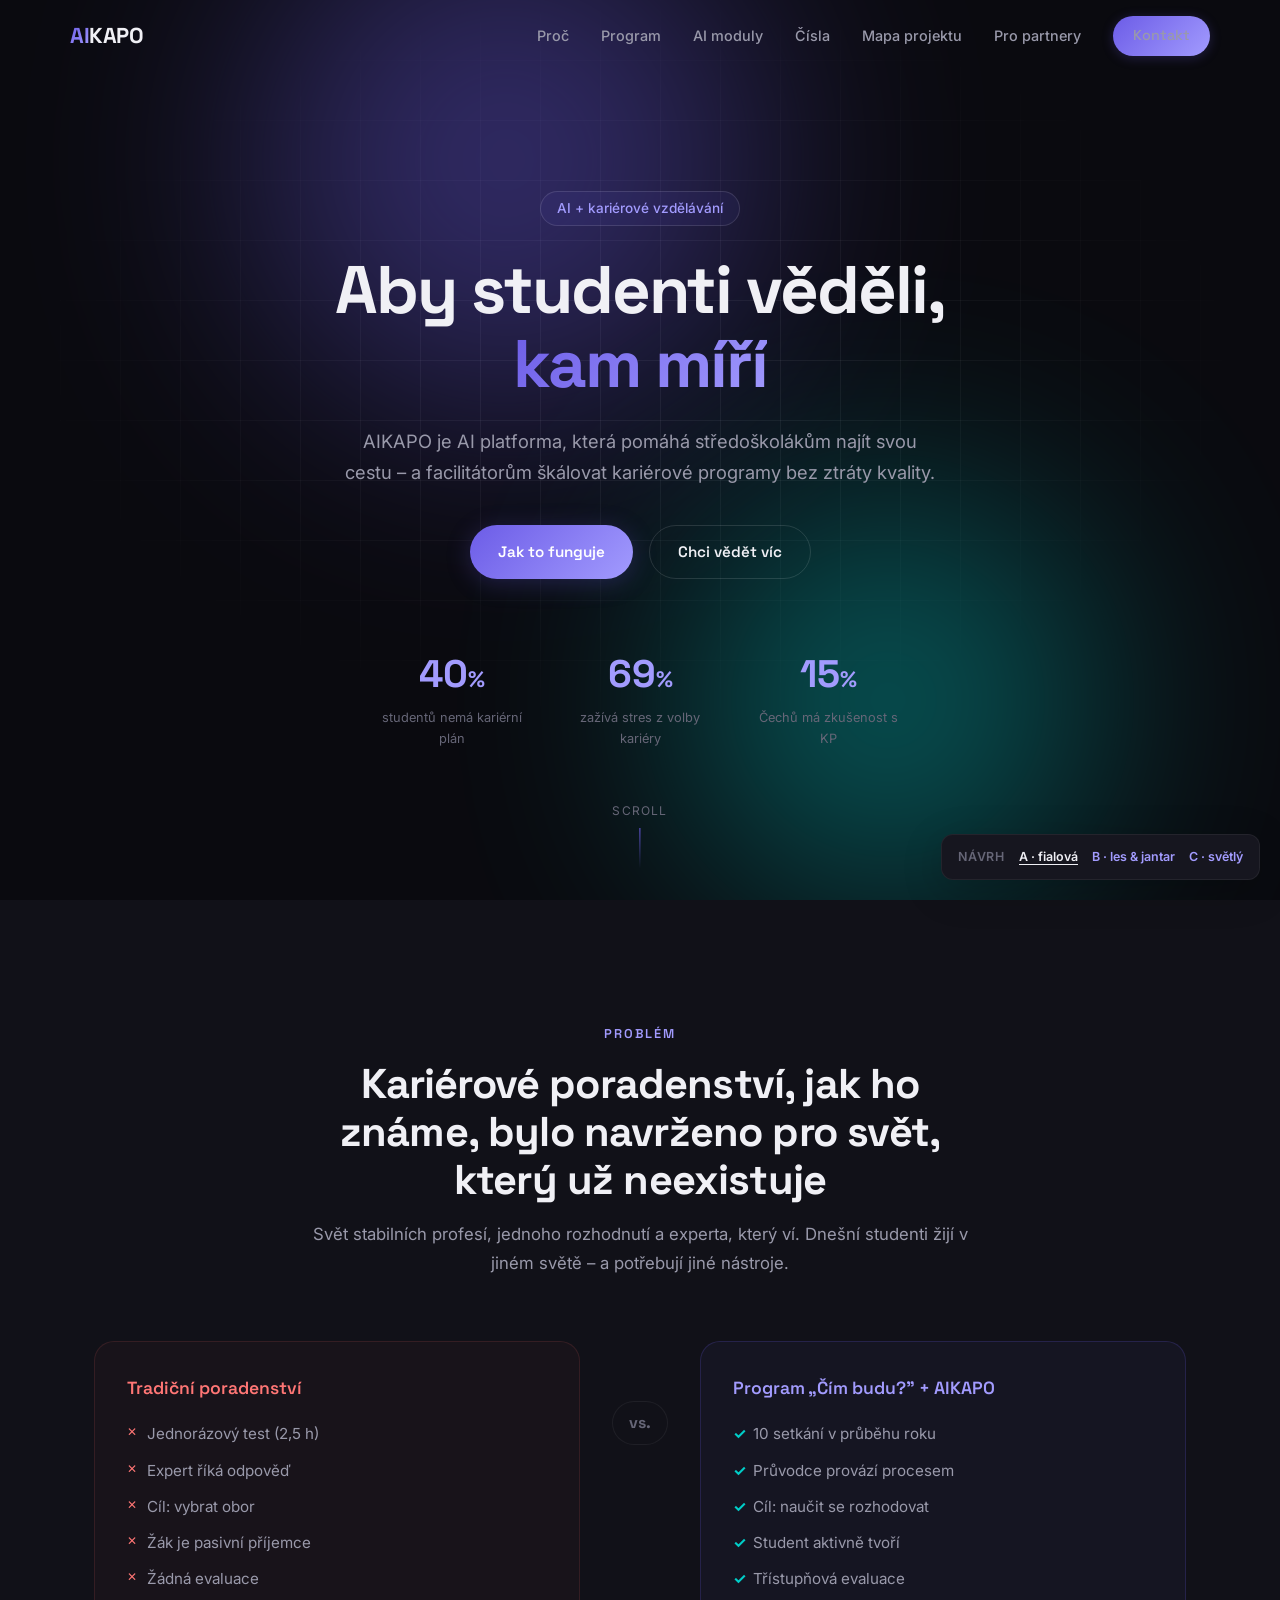
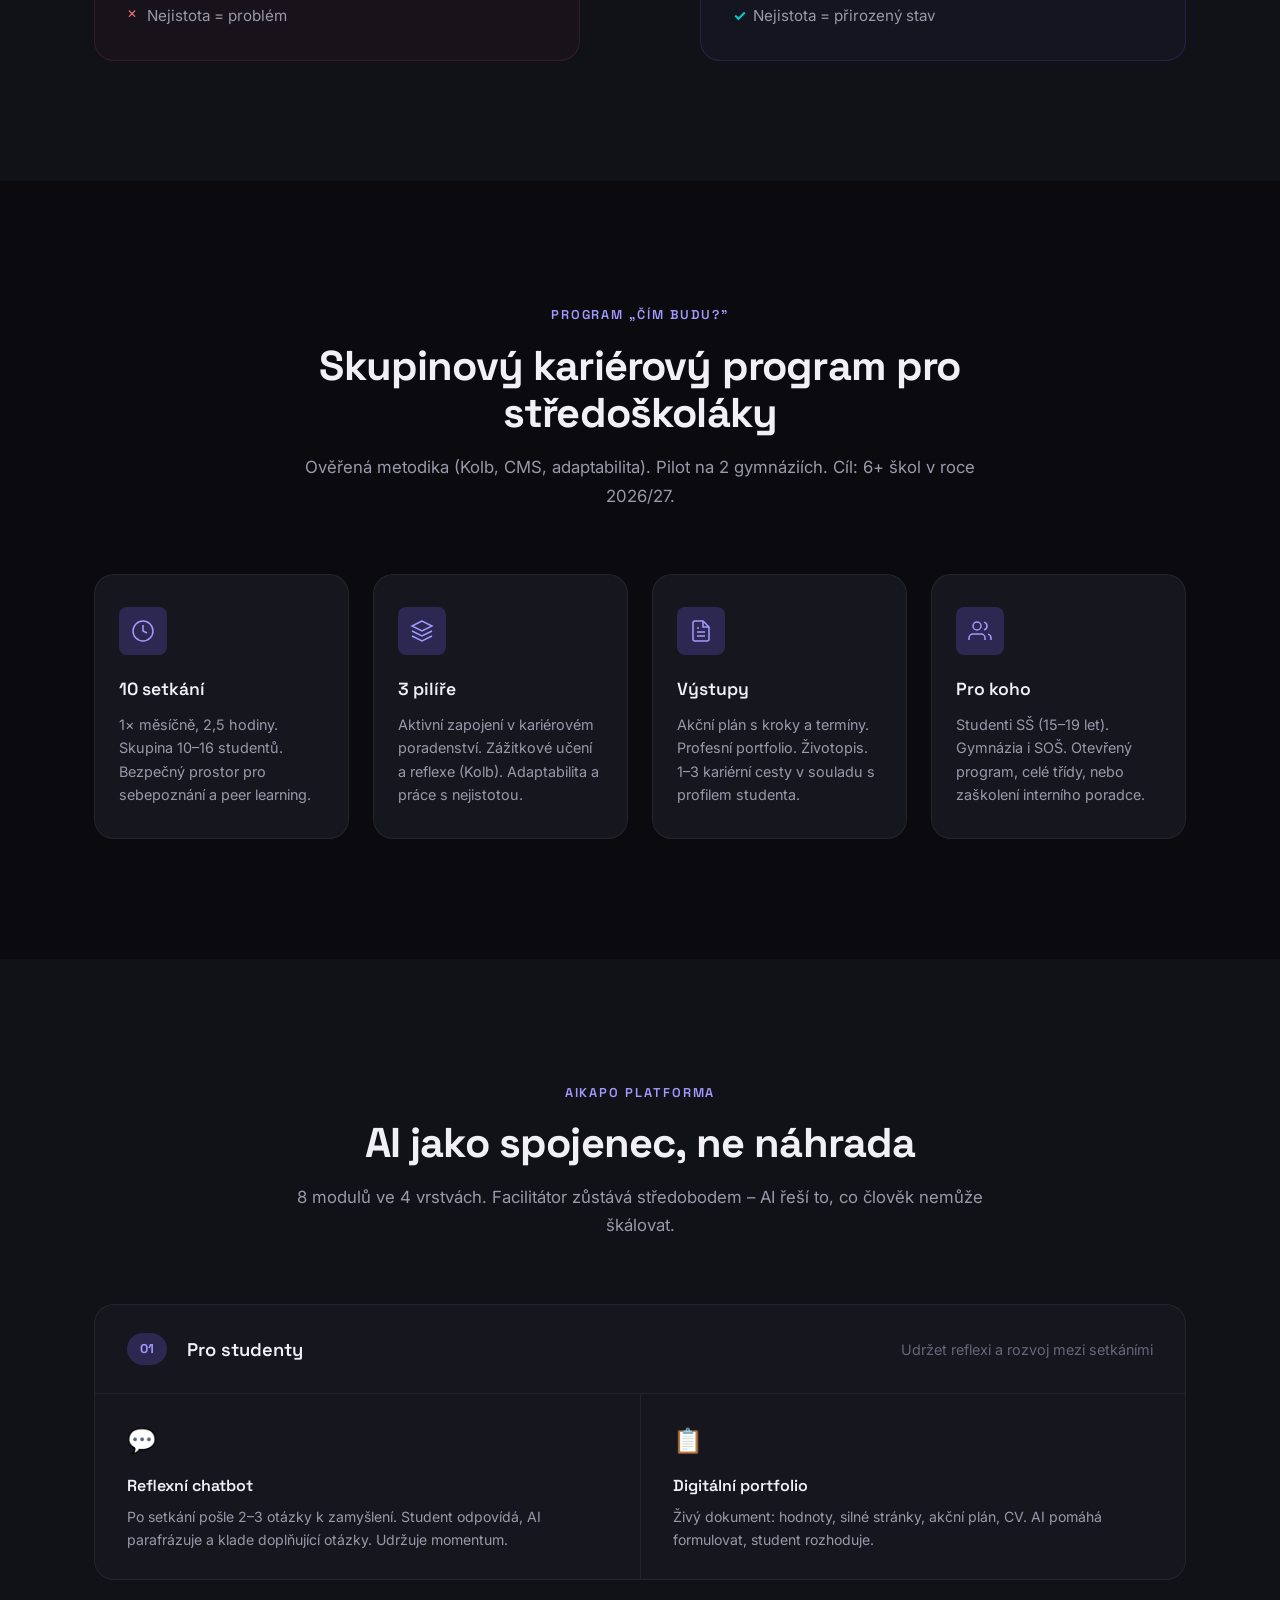
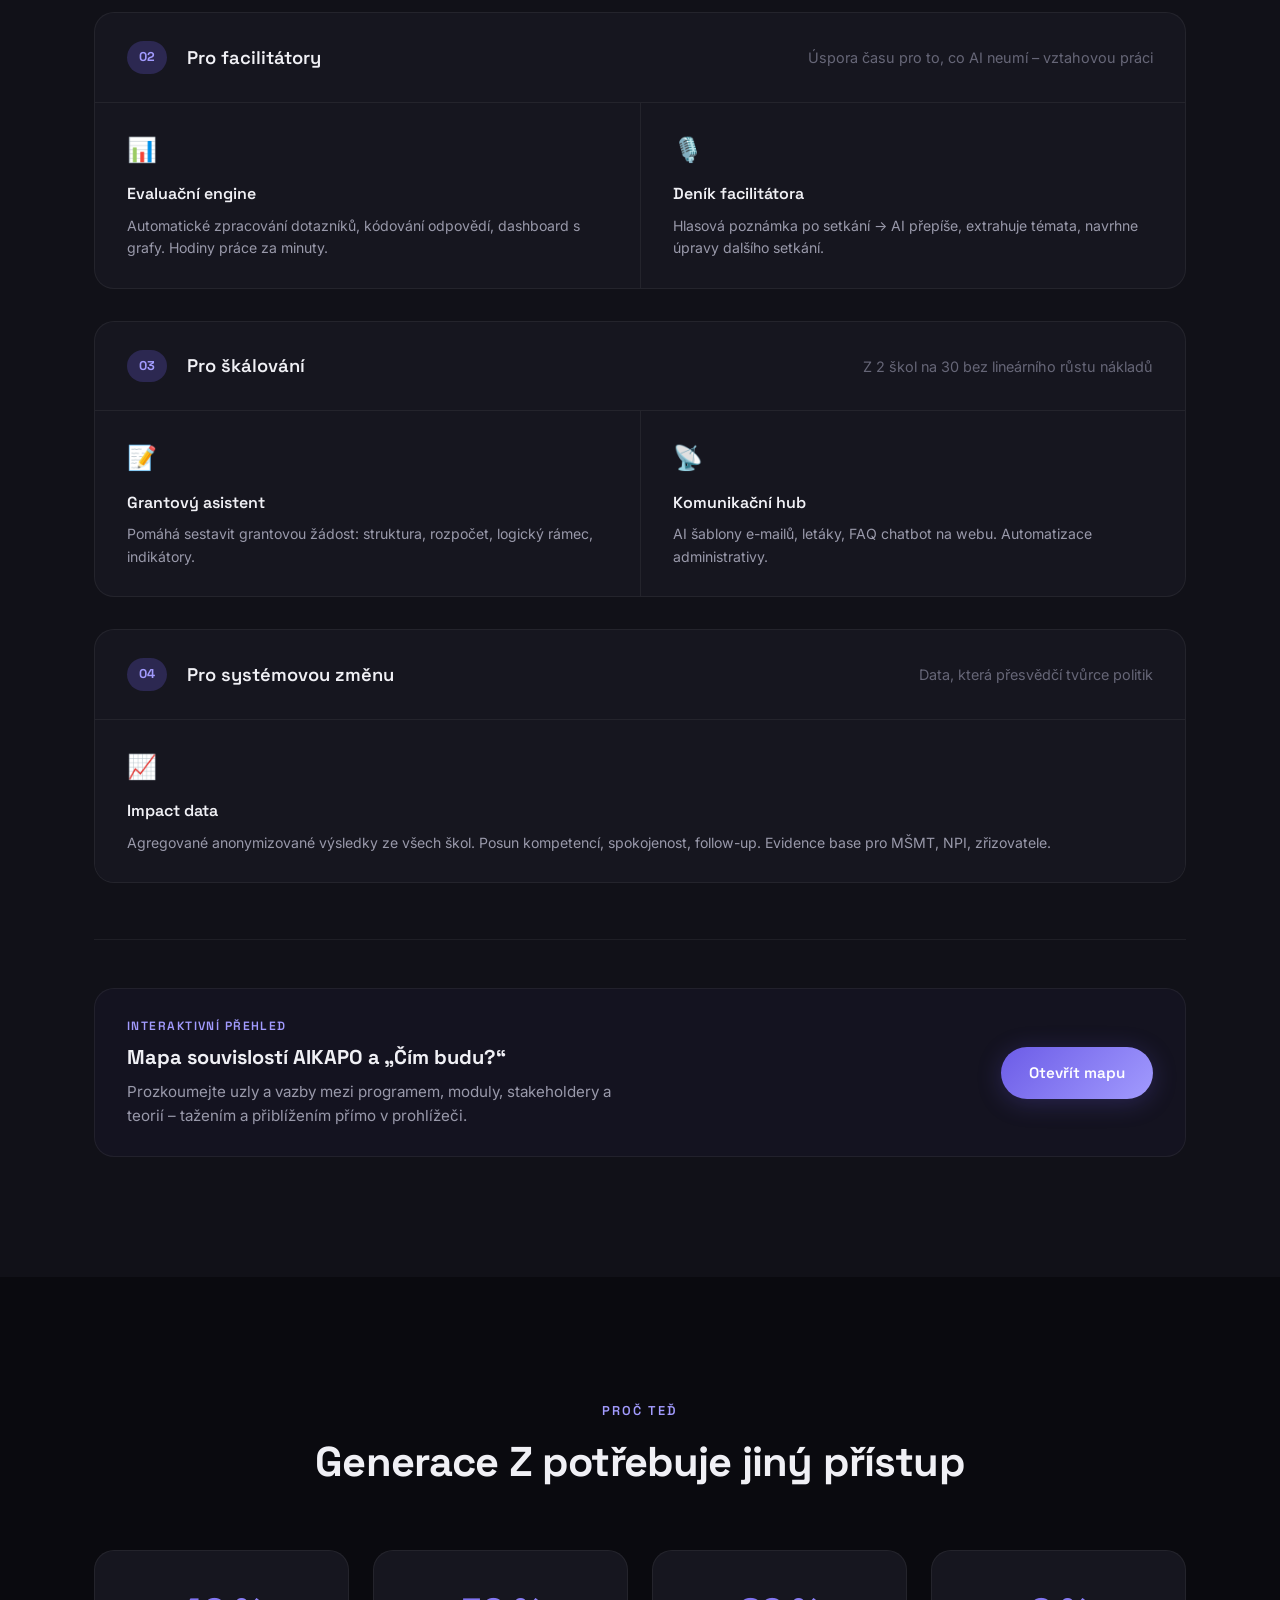
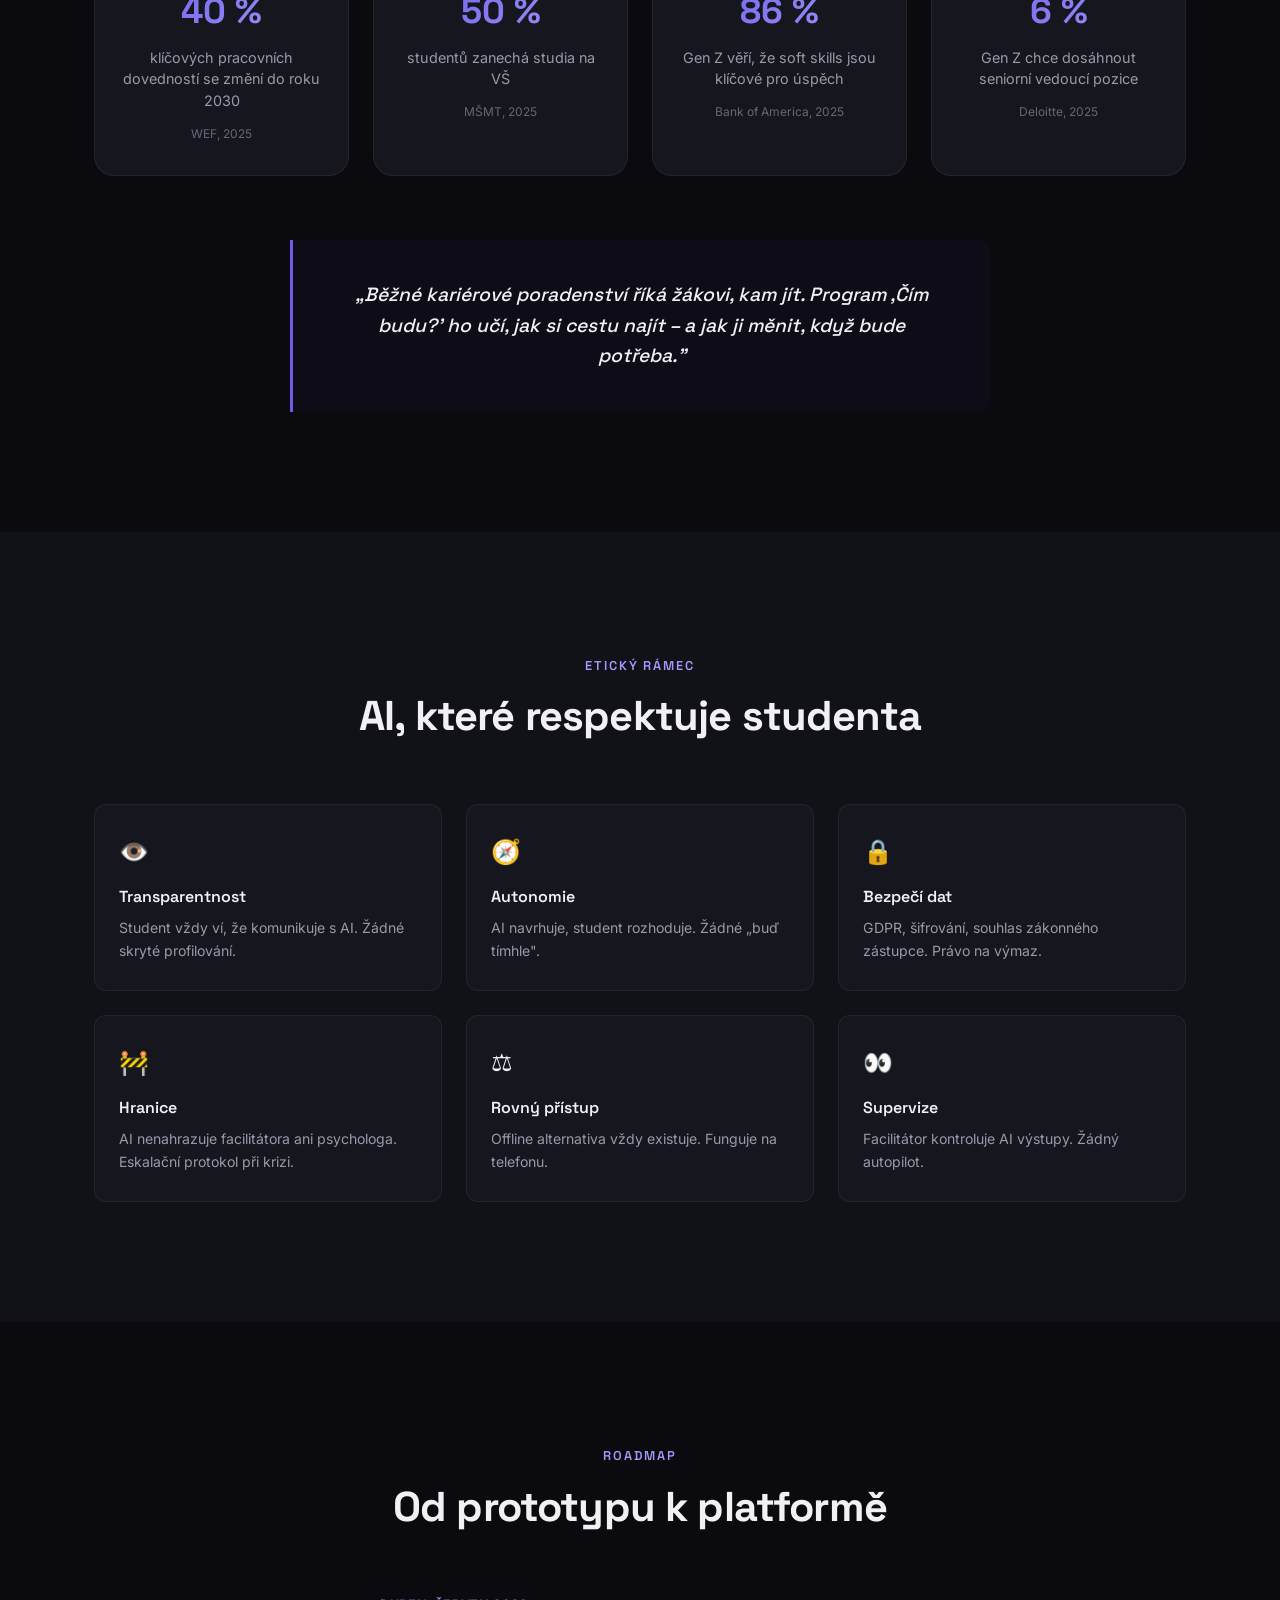
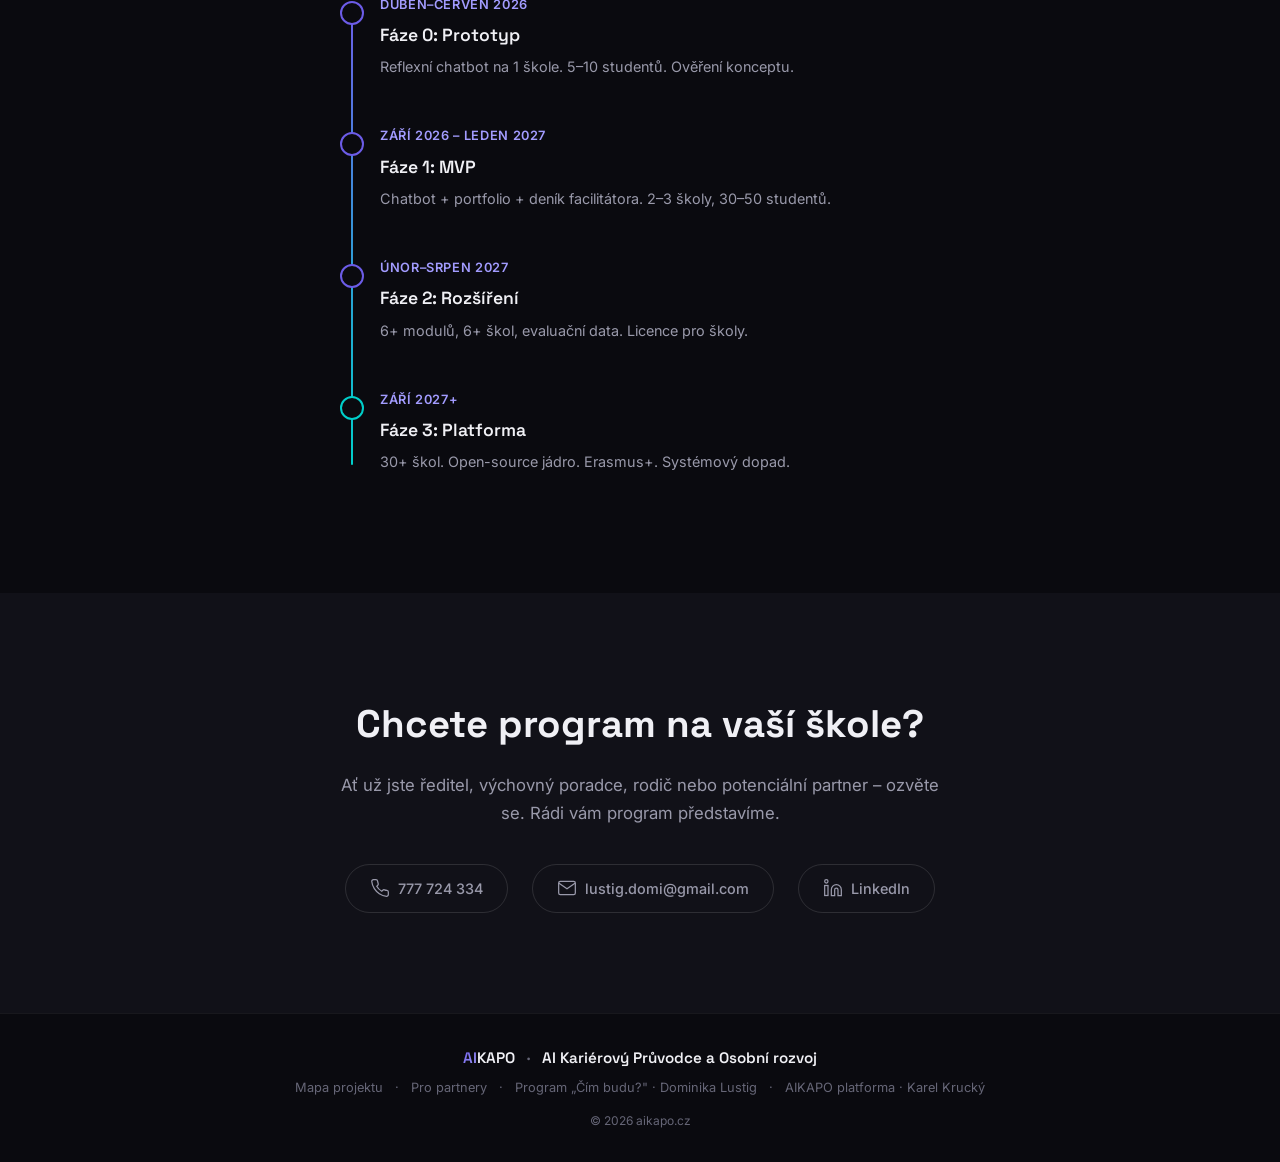
<file: index.html>
<!DOCTYPE html>
<html lang="cs">

<head>
  <meta charset="UTF-8">
  <meta name="viewport" content="width=device-width, initial-scale=1.0">
  <title>AIKAPO – AI Kariérový Průvodce</title>
  <meta name="description"
    content="AI platforma pro kariérové vzdělávání středoškoláků. Reflexní chatbot, digitální portfolio, evaluace – vše pro program Čím budu? a další.">
  <link rel="preconnect" href="https://fonts.googleapis.com">
  <link rel="preconnect" href="https://fonts.gstatic.com" crossorigin>
  <link
    href="https://fonts.googleapis.com/css2?family=Space+Grotesk:wght@400;500;600;700&family=Inter:wght@400;500;600&display=swap"
    rel="stylesheet">
  <link rel="stylesheet" href="style.css">
</head>

<body>

  <div class="alt-switcher" role="navigation" aria-label="Vizuální návrhy webu">
    <span class="alt-switcher__label">Návrh</span>
    <a href="index.html" aria-current="page">A · fialová</a>
    <a href="index-alt-les.html">B · les &amp; jantar</a>
    <a href="index-alt-svetly.html">C · světlý</a>
  </div>

  <!-- NAV -->
  <nav class="nav" id="nav">
    <div class="nav__inner">
      <a href="index.html" class="nav__logo">
        <span class="nav__logo-ai">AI</span>KAPO
      </a>
      <div class="nav__links">
        <a href="#problem">Proč</a>
        <a href="#program">Program</a>
        <a href="#moduly">AI moduly</a>
        <a href="#cisla">Čísla</a>
        <a href="Knowledge-Graph-AIKAPO.html">Mapa projektu</a>
        <a href="partneri.html">Pro partnery</a>
        <a href="#kontakt" class="btn btn--sm">Kontakt</a>
      </div>
      <button class="nav__burger" id="burger" aria-label="Menu">
        <span></span><span></span><span></span>
      </button>
    </div>
    <div class="nav__mobile" id="mobileMenu">
      <a href="#problem">Proč</a>
      <a href="#program">Program</a>
      <a href="#moduly">AI moduly</a>
      <a href="#cisla">Čísla</a>
      <a href="Knowledge-Graph-AIKAPO.html">Mapa projektu</a>
      <a href="partneri.html">Pro partnery</a>
      <a href="#kontakt">Kontakt</a>
    </div>
  </nav>

  <!-- HERO -->
  <header class="hero" id="hero">
    <div class="hero__bg">
      <div class="hero__grid"></div>
      <div class="hero__glow hero__glow--1"></div>
      <div class="hero__glow hero__glow--2"></div>
    </div>
    <div class="hero__content">
      <div class="hero__badge fade-up">AI + kariérové vzdělávání</div>
      <h1 class="hero__title fade-up">
        Aby studenti věděli,<br>
        <span class="hero__title--accent">kam míří</span>
      </h1>
      <p class="hero__sub fade-up">
        AIKAPO je AI platforma, která pomáhá středoškolákům najít svou cestu – a facilitátorům škálovat kariérové
        programy bez ztráty kvality.
      </p>
      <div class="hero__cta fade-up">
        <a href="#moduly" class="btn btn--primary">Jak to funguje</a>
        <a href="#kontakt" class="btn btn--outline">Chci vědět víc</a>
      </div>
      <div class="hero__stats fade-up">
        <div class="hero__stat">
          <span class="hero__stat-num" data-count="40">0</span><span class="hero__stat-pct">%</span>
          <span class="hero__stat-label">studentů nemá kariérní plán</span>
        </div>
        <div class="hero__stat">
          <span class="hero__stat-num" data-count="69">0</span><span class="hero__stat-pct">%</span>
          <span class="hero__stat-label">zažívá stres z volby kariéry</span>
        </div>
        <div class="hero__stat">
          <span class="hero__stat-num" data-count="15">0</span><span class="hero__stat-pct">%</span>
          <span class="hero__stat-label">Čechů má zkušenost s KP</span>
        </div>
      </div>
    </div>
    <div class="hero__scroll">
      <span>Scroll</span>
      <div class="hero__scroll-line"></div>
    </div>
  </header>

  <!-- PROBLEM -->
  <section class="section section--dark" id="problem">
    <div class="container">
      <div class="section__header fade-up">
        <span class="section__label">Problém</span>
        <h2 class="section__title">Kariérové poradenství, jak ho známe, bylo navrženo pro svět, který už neexistuje</h2>
        <p class="section__sub">Svět stabilních profesí, jednoho rozhodnutí a experta, který ví. Dnešní studenti žijí v
          jiném světě – a potřebují jiné nástroje.</p>
      </div>
      <div class="compare fade-up">
        <div class="compare__col compare__col--old">
          <h3 class="compare__heading">Tradiční poradenství</h3>
          <ul class="compare__list">
            <li>Jednorázový test (2,5 h)</li>
            <li>Expert říká odpověď</li>
            <li>Cíl: vybrat obor</li>
            <li>Žák je pasivní příjemce</li>
            <li>Žádná evaluace</li>
            <li>Nejistota = problém</li>
          </ul>
        </div>
        <div class="compare__divider">
          <span>vs.</span>
        </div>
        <div class="compare__col compare__col--new">
          <h3 class="compare__heading">Program „Čím budu?" + AIKAPO</h3>
          <ul class="compare__list">
            <li>10 setkání v průběhu roku</li>
            <li>Průvodce provází procesem</li>
            <li>Cíl: naučit se rozhodovat</li>
            <li>Student aktivně tvoří</li>
            <li>Třístupňová evaluace</li>
            <li>Nejistota = přirozený stav</li>
          </ul>
        </div>
      </div>
    </div>
  </section>

  <!-- PROGRAM -->
  <section class="section" id="program">
    <div class="container">
      <div class="section__header fade-up">
        <span class="section__label">Program „Čím budu?"</span>
        <h2 class="section__title">Skupinový kariérový program pro středoškoláky</h2>
        <p class="section__sub">Ověřená metodika (Kolb, CMS, adaptabilita). Pilot na 2 gymnáziích. Cíl: 6+ škol v roce
          2026/27.</p>
      </div>
      <div class="pillars fade-up">
        <div class="pillar">
          <div class="pillar__icon">
            <svg viewBox="0 0 24 24" fill="none" stroke="currentColor" stroke-width="1.5">
              <circle cx="12" cy="12" r="10" />
              <path d="M12 6v6l4 2" />
            </svg>
          </div>
          <h3 class="pillar__title">10 setkání</h3>
          <p class="pillar__text">1× měsíčně, 2,5 hodiny. Skupina 10–16 studentů. Bezpečný prostor pro sebepoznání a
            peer learning.</p>
        </div>
        <div class="pillar">
          <div class="pillar__icon">
            <svg viewBox="0 0 24 24" fill="none" stroke="currentColor" stroke-width="1.5">
              <path d="M12 2L2 7l10 5 10-5-10-5z" />
              <path d="M2 17l10 5 10-5" />
              <path d="M2 12l10 5 10-5" />
            </svg>
          </div>
          <h3 class="pillar__title">3 pilíře</h3>
          <p class="pillar__text">Aktivní zapojení v kariérovém poradenství. Zážitkové učení a reflexe (Kolb).
            Adaptabilita a práce s nejistotou.</p>
        </div>
        <div class="pillar">
          <div class="pillar__icon">
            <svg viewBox="0 0 24 24" fill="none" stroke="currentColor" stroke-width="1.5">
              <path d="M14 2H6a2 2 0 0 0-2 2v16a2 2 0 0 0 2 2h12a2 2 0 0 0 2-2V8z" />
              <path d="M14 2v6h6" />
              <path d="M16 13H8" />
              <path d="M16 17H8" />
              <path d="M10 9H8" />
            </svg>
          </div>
          <h3 class="pillar__title">Výstupy</h3>
          <p class="pillar__text">Akční plán s kroky a termíny. Profesní portfolio. Životopis. 1–3 kariérní cesty v
            souladu s profilem studenta.</p>
        </div>
        <div class="pillar">
          <div class="pillar__icon">
            <svg viewBox="0 0 24 24" fill="none" stroke="currentColor" stroke-width="1.5">
              <path d="M17 21v-2a4 4 0 0 0-4-4H5a4 4 0 0 0-4 4v2" />
              <circle cx="9" cy="7" r="4" />
              <path d="M23 21v-2a4 4 0 0 0-3-3.87" />
              <path d="M16 3.13a4 4 0 0 1 0 7.75" />
            </svg>
          </div>
          <h3 class="pillar__title">Pro koho</h3>
          <p class="pillar__text">Studenti SŠ (15–19 let). Gymnázia i SOŠ. Otevřený program, celé třídy, nebo zaškolení
            interního poradce.</p>
        </div>
      </div>
    </div>
  </section>

  <!-- AIKAPO MODULY -->
  <section class="section section--dark" id="moduly">
    <div class="container">
      <div class="section__header fade-up">
        <span class="section__label">AIKAPO platforma</span>
        <h2 class="section__title">AI jako spojenec, ne náhrada</h2>
        <p class="section__sub">8 modulů ve 4 vrstvách. Facilitátor zůstává středobodem – AI řeší to, co člověk nemůže
          škálovat.</p>
      </div>

      <div class="layers fade-up">
        <!-- Vrstva 1 -->
        <div class="layer">
          <div class="layer__header">
            <span class="layer__num">01</span>
            <h3 class="layer__title">Pro studenty</h3>
            <p class="layer__desc">Udržet reflexi a rozvoj mezi setkáními</p>
          </div>
          <div class="layer__modules">
            <div class="module">
              <div class="module__icon">💬</div>
              <h4 class="module__title">Reflexní chatbot</h4>
              <p class="module__text">Po setkání pošle 2–3 otázky k zamyšlení. Student odpovídá, AI parafrázuje a klade
                doplňující otázky. Udržuje momentum.</p>
            </div>
            <div class="module">
              <div class="module__icon">📋</div>
              <h4 class="module__title">Digitální portfolio</h4>
              <p class="module__text">Živý dokument: hodnoty, silné stránky, akční plán, CV. AI pomáhá formulovat,
                student rozhoduje.</p>
            </div>
          </div>
        </div>

        <!-- Vrstva 2 -->
        <div class="layer">
          <div class="layer__header">
            <span class="layer__num">02</span>
            <h3 class="layer__title">Pro facilitátory</h3>
            <p class="layer__desc">Úspora času pro to, co AI neumí – vztahovou práci</p>
          </div>
          <div class="layer__modules">
            <div class="module">
              <div class="module__icon">📊</div>
              <h4 class="module__title">Evaluační engine</h4>
              <p class="module__text">Automatické zpracování dotazníků, kódování odpovědí, dashboard s grafy. Hodiny
                práce za minuty.</p>
            </div>
            <div class="module">
              <div class="module__icon">🎙️</div>
              <h4 class="module__title">Deník facilitátora</h4>
              <p class="module__text">Hlasová poznámka po setkání → AI přepíše, extrahuje témata, navrhne úpravy dalšího
                setkání.</p>
            </div>
          </div>
        </div>

        <!-- Vrstva 3 -->
        <div class="layer">
          <div class="layer__header">
            <span class="layer__num">03</span>
            <h3 class="layer__title">Pro škálování</h3>
            <p class="layer__desc">Z 2 škol na 30 bez lineárního růstu nákladů</p>
          </div>
          <div class="layer__modules">
            <div class="module">
              <div class="module__icon">📝</div>
              <h4 class="module__title">Grantový asistent</h4>
              <p class="module__text">Pomáhá sestavit grantovou žádost: struktura, rozpočet, logický rámec, indikátory.
              </p>
            </div>
            <div class="module">
              <div class="module__icon">📡</div>
              <h4 class="module__title">Komunikační hub</h4>
              <p class="module__text">AI šablony e-mailů, letáky, FAQ chatbot na webu. Automatizace administrativy.</p>
            </div>
          </div>
        </div>

        <!-- Vrstva 4 -->
        <div class="layer">
          <div class="layer__header">
            <span class="layer__num">04</span>
            <h3 class="layer__title">Pro systémovou změnu</h3>
            <p class="layer__desc">Data, která přesvědčí tvůrce politik</p>
          </div>
          <div class="layer__modules">
            <div class="module module--wide">
              <div class="module__icon">📈</div>
              <h4 class="module__title">Impact data</h4>
              <p class="module__text">Agregované anonymizované výsledky ze všech škol. Posun kompetencí, spokojenost,
                follow-up. Evidence base pro MŠMT, NPI, zřizovatele.</p>
            </div>
          </div>
        </div>
      </div>

      <div class="kg-teaser fade-up" id="mapa">
        <div class="kg-teaser__inner">
          <div class="kg-teaser__text">
            <span class="kg-teaser__label">Interaktivní přehled</span>
            <h3 class="kg-teaser__title">Mapa souvislostí AIKAPO a „Čím budu?“</h3>
            <p class="kg-teaser__desc">Prozkoumejte uzly a vazby mezi programem, moduly, stakeholdery a teorií –
              tažením a přiblížením přímo v prohlížeči.</p>
          </div>
          <a href="Knowledge-Graph-AIKAPO.html" class="btn btn--primary kg-teaser__btn">Otevřít mapu</a>
        </div>
      </div>
    </div>
  </section>

  <!-- ČÍSLA / STATS -->
  <section class="section" id="cisla">
    <div class="container">
      <div class="section__header fade-up">
        <span class="section__label">Proč teď</span>
        <h2 class="section__title">Generace Z potřebuje jiný přístup</h2>
      </div>
      <div class="stats-grid fade-up">
        <div class="stat-card">
          <div class="stat-card__num">40 %</div>
          <div class="stat-card__text">klíčových pracovních dovedností se změní do roku 2030</div>
          <div class="stat-card__source">WEF, 2025</div>
        </div>
        <div class="stat-card">
          <div class="stat-card__num">50 %</div>
          <div class="stat-card__text">studentů zanechá studia na VŠ</div>
          <div class="stat-card__source">MŠMT, 2025</div>
        </div>
        <div class="stat-card">
          <div class="stat-card__num">86 %</div>
          <div class="stat-card__text">Gen Z věří, že soft skills jsou klíčové pro úspěch</div>
          <div class="stat-card__source">Bank of America, 2025</div>
        </div>
        <div class="stat-card">
          <div class="stat-card__num">6 %</div>
          <div class="stat-card__text">Gen Z chce dosáhnout seniorní vedoucí pozice</div>
          <div class="stat-card__source">Deloitte, 2025</div>
        </div>
      </div>

      <blockquote class="quote fade-up">
        <p>„Běžné kariérové poradenství říká žákovi, kam jít. Program ‚Čím budu?' ho učí, jak si cestu najít – a jak ji
          měnit, když bude potřeba."</p>
      </blockquote>
    </div>
  </section>

  <!-- ETIKA -->
  <section class="section section--dark" id="etika">
    <div class="container">
      <div class="section__header fade-up">
        <span class="section__label">Etický rámec</span>
        <h2 class="section__title">AI, které respektuje studenta</h2>
      </div>
      <div class="ethics-grid fade-up">
        <div class="ethic">
          <div class="ethic__icon">👁️</div>
          <h4>Transparentnost</h4>
          <p>Student vždy ví, že komunikuje s AI. Žádné skryté profilování.</p>
        </div>
        <div class="ethic">
          <div class="ethic__icon">🧭</div>
          <h4>Autonomie</h4>
          <p>AI navrhuje, student rozhoduje. Žádné „buď tímhle".</p>
        </div>
        <div class="ethic">
          <div class="ethic__icon">🔒</div>
          <h4>Bezpečí dat</h4>
          <p>GDPR, šifrování, souhlas zákonného zástupce. Právo na výmaz.</p>
        </div>
        <div class="ethic">
          <div class="ethic__icon">🚧</div>
          <h4>Hranice</h4>
          <p>AI nenahrazuje facilitátora ani psychologa. Eskalační protokol při krizi.</p>
        </div>
        <div class="ethic">
          <div class="ethic__icon">⚖️</div>
          <h4>Rovný přístup</h4>
          <p>Offline alternativa vždy existuje. Funguje na telefonu.</p>
        </div>
        <div class="ethic">
          <div class="ethic__icon">👀</div>
          <h4>Supervize</h4>
          <p>Facilitátor kontroluje AI výstupy. Žádný autopilot.</p>
        </div>
      </div>
    </div>
  </section>

  <!-- ROADMAP -->
  <section class="section" id="roadmap">
    <div class="container">
      <div class="section__header fade-up">
        <span class="section__label">Roadmap</span>
        <h2 class="section__title">Od prototypu k platformě</h2>
      </div>
      <div class="timeline fade-up">
        <div class="timeline__item">
          <div class="timeline__dot"></div>
          <div class="timeline__content">
            <span class="timeline__date">Duben–červen 2026</span>
            <h4>Fáze 0: Prototyp</h4>
            <p>Reflexní chatbot na 1 škole. 5–10 studentů. Ověření konceptu.</p>
          </div>
        </div>
        <div class="timeline__item">
          <div class="timeline__dot"></div>
          <div class="timeline__content">
            <span class="timeline__date">Září 2026 – leden 2027</span>
            <h4>Fáze 1: MVP</h4>
            <p>Chatbot + portfolio + deník facilitátora. 2–3 školy, 30–50 studentů.</p>
          </div>
        </div>
        <div class="timeline__item">
          <div class="timeline__dot"></div>
          <div class="timeline__content">
            <span class="timeline__date">Únor–srpen 2027</span>
            <h4>Fáze 2: Rozšíření</h4>
            <p>6+ modulů, 6+ škol, evaluační data. Licence pro školy.</p>
          </div>
        </div>
        <div class="timeline__item">
          <div class="timeline__dot"></div>
          <div class="timeline__content">
            <span class="timeline__date">Září 2027+</span>
            <h4>Fáze 3: Platforma</h4>
            <p>30+ škol. Open-source jádro. Erasmus+. Systémový dopad.</p>
          </div>
        </div>
      </div>
    </div>
  </section>

  <!-- KONTAKT -->
  <section class="section section--dark section--cta" id="kontakt">
    <div class="container">
      <div class="cta-block fade-up">
        <h2 class="cta-block__title">Chcete program na vaší škole?</h2>
        <p class="cta-block__text">Ať už jste ředitel, výchovný poradce, rodič nebo potenciální partner – ozvěte se.
          Rádi vám program představíme.</p>
        <div class="cta-block__contacts">
          <a href="tel:+420777724334" class="cta-contact">
            <svg viewBox="0 0 24 24" fill="none" stroke="currentColor" stroke-width="1.5" width="20" height="20">
              <path
                d="M22 16.92v3a2 2 0 0 1-2.18 2 19.79 19.79 0 0 1-8.63-3.07 19.5 19.5 0 0 1-6-6 19.79 19.79 0 0 1-3.07-8.67A2 2 0 0 1 4.11 2h3a2 2 0 0 1 2 1.72 12.84 12.84 0 0 0 .7 2.81 2 2 0 0 1-.45 2.11L8.09 9.91a16 16 0 0 0 6 6l1.27-1.27a2 2 0 0 1 2.11-.45 12.84 12.84 0 0 0 2.81.7A2 2 0 0 1 22 16.92z" />
            </svg>
            777 724 334
          </a>
          <a href="mailto:lustig.domi@gmail.com" class="cta-contact">
            <svg viewBox="0 0 24 24" fill="none" stroke="currentColor" stroke-width="1.5" width="20" height="20">
              <path d="M4 4h16c1.1 0 2 .9 2 2v12c0 1.1-.9 2-2 2H4c-1.1 0-2-.9-2-2V6c0-1.1.9-2 2-2z" />
              <polyline points="22,6 12,13 2,6" />
            </svg>
            lustig.domi@gmail.com
          </a>
          <a href="https://www.linkedin.com/in/dominika-lustig" target="_blank" class="cta-contact">
            <svg viewBox="0 0 24 24" fill="none" stroke="currentColor" stroke-width="1.5" width="20" height="20">
              <path d="M16 8a6 6 0 0 1 6 6v7h-4v-7a2 2 0 0 0-2-2 2 2 0 0 0-2 2v7h-4v-7a6 6 0 0 1 6-6z" />
              <rect x="2" y="9" width="4" height="12" />
              <circle cx="4" cy="4" r="2" />
            </svg>
            LinkedIn
          </a>
        </div>
      </div>
    </div>
  </section>

  <!-- FOOTER -->
  <footer class="footer">
    <div class="container footer__inner">
      <div class="footer__brand">
        <span class="nav__logo-ai">AI</span>KAPO
        <span class="footer__sep">·</span>
        <span>AI Kariérový Průvodce a Osobní rozvoj</span>
      </div>
      <div class="footer__meta">
        <a href="Knowledge-Graph-AIKAPO.html">Mapa projektu</a>
        <span class="footer__sep">·</span>
        <a href="partneri.html">Pro partnery</a>
        <span class="footer__sep">·</span>
        <span>Program „Čím budu?" · Dominika Lustig</span>
        <span class="footer__sep">·</span>
        <span>AIKAPO platforma · Karel Krucký</span>
      </div>
      <div class="footer__copy">&copy; 2026 aikapo.cz</div>
    </div>
  </footer>

  <script src="script.js"></script>
</body>

</html>
</file>
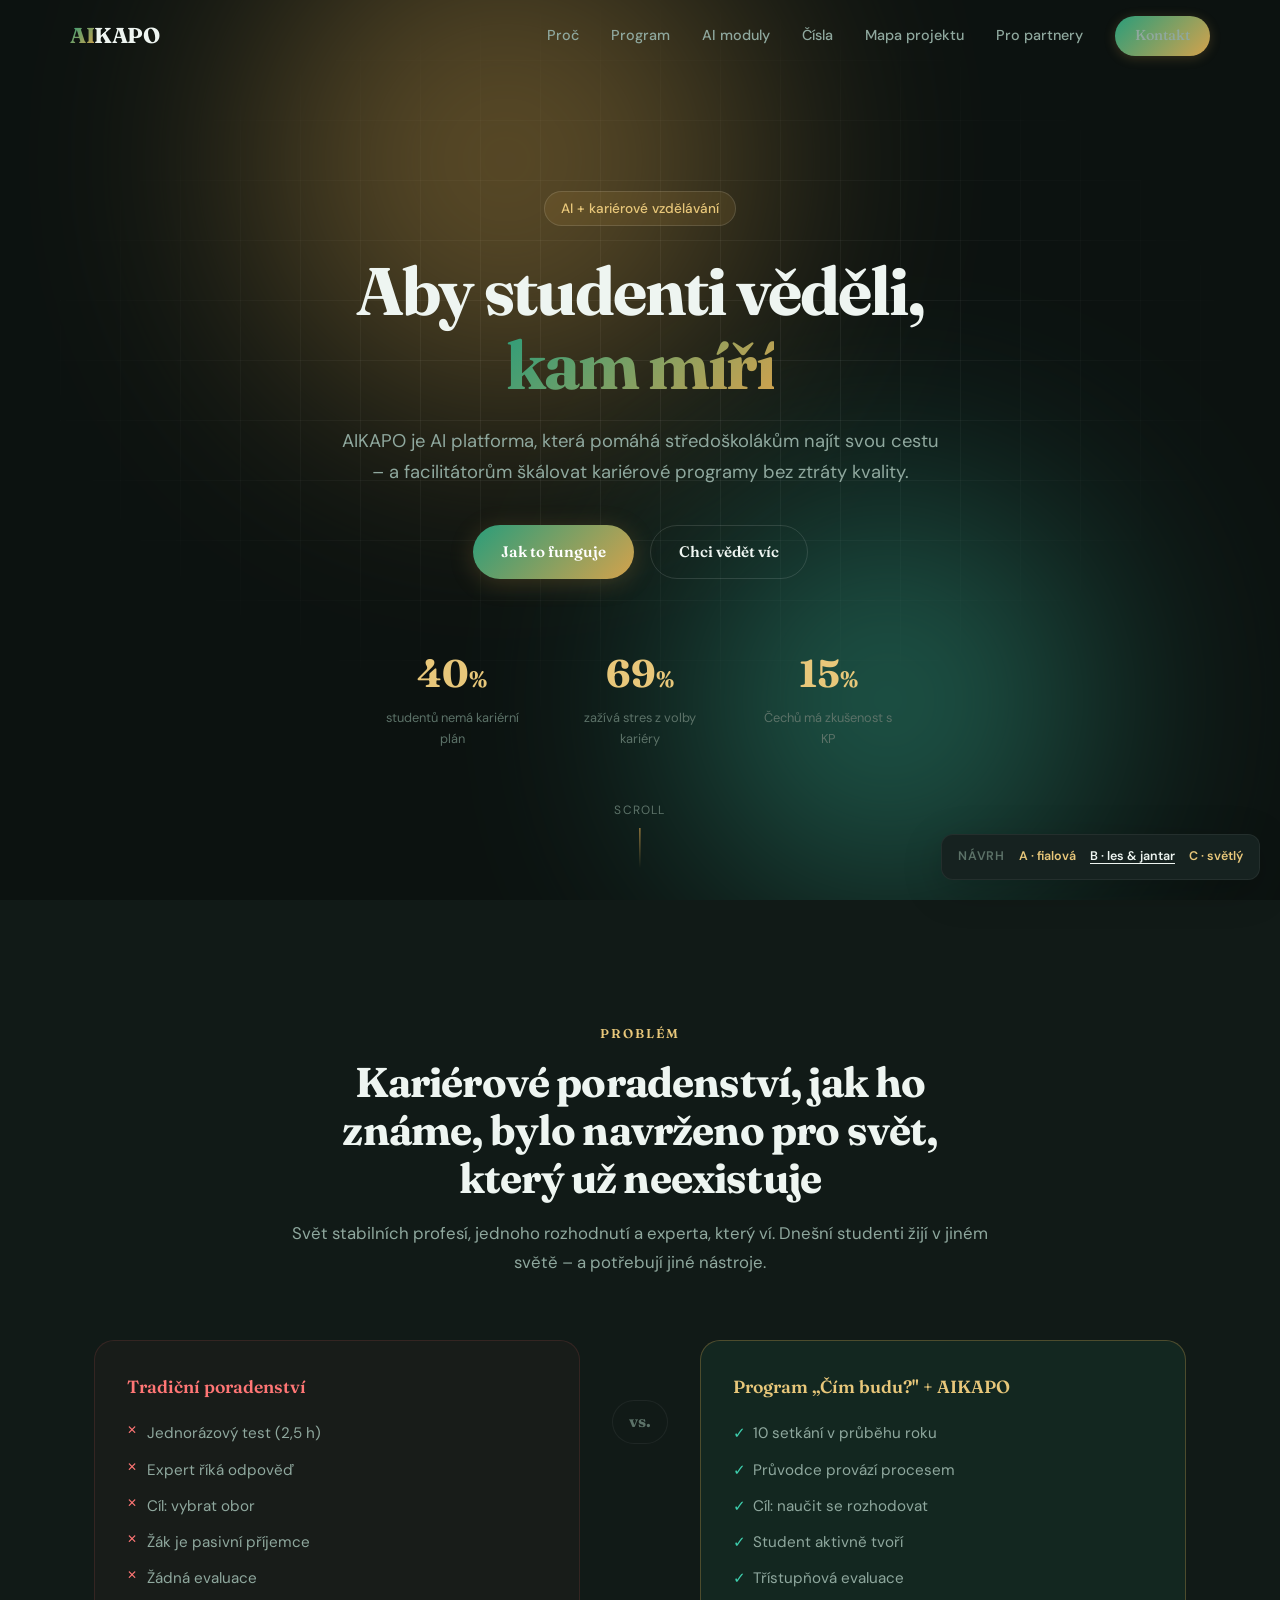
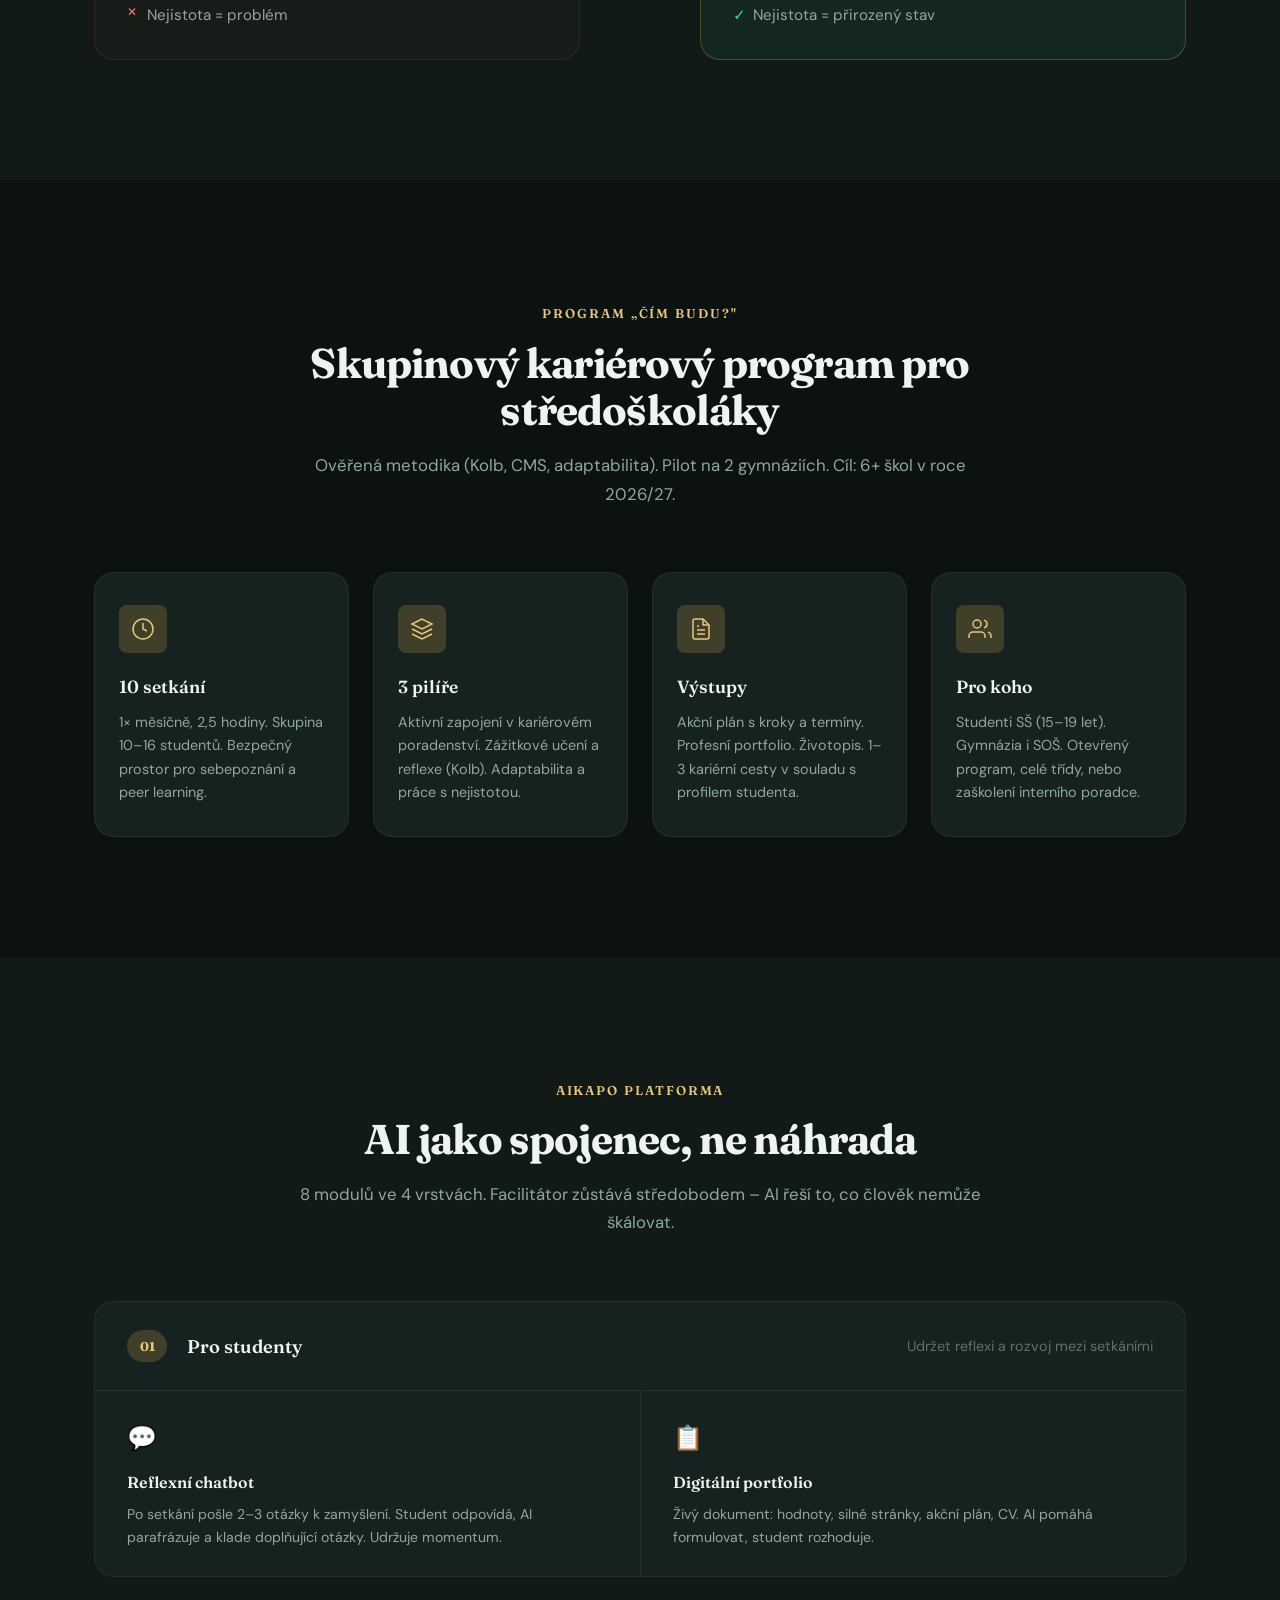
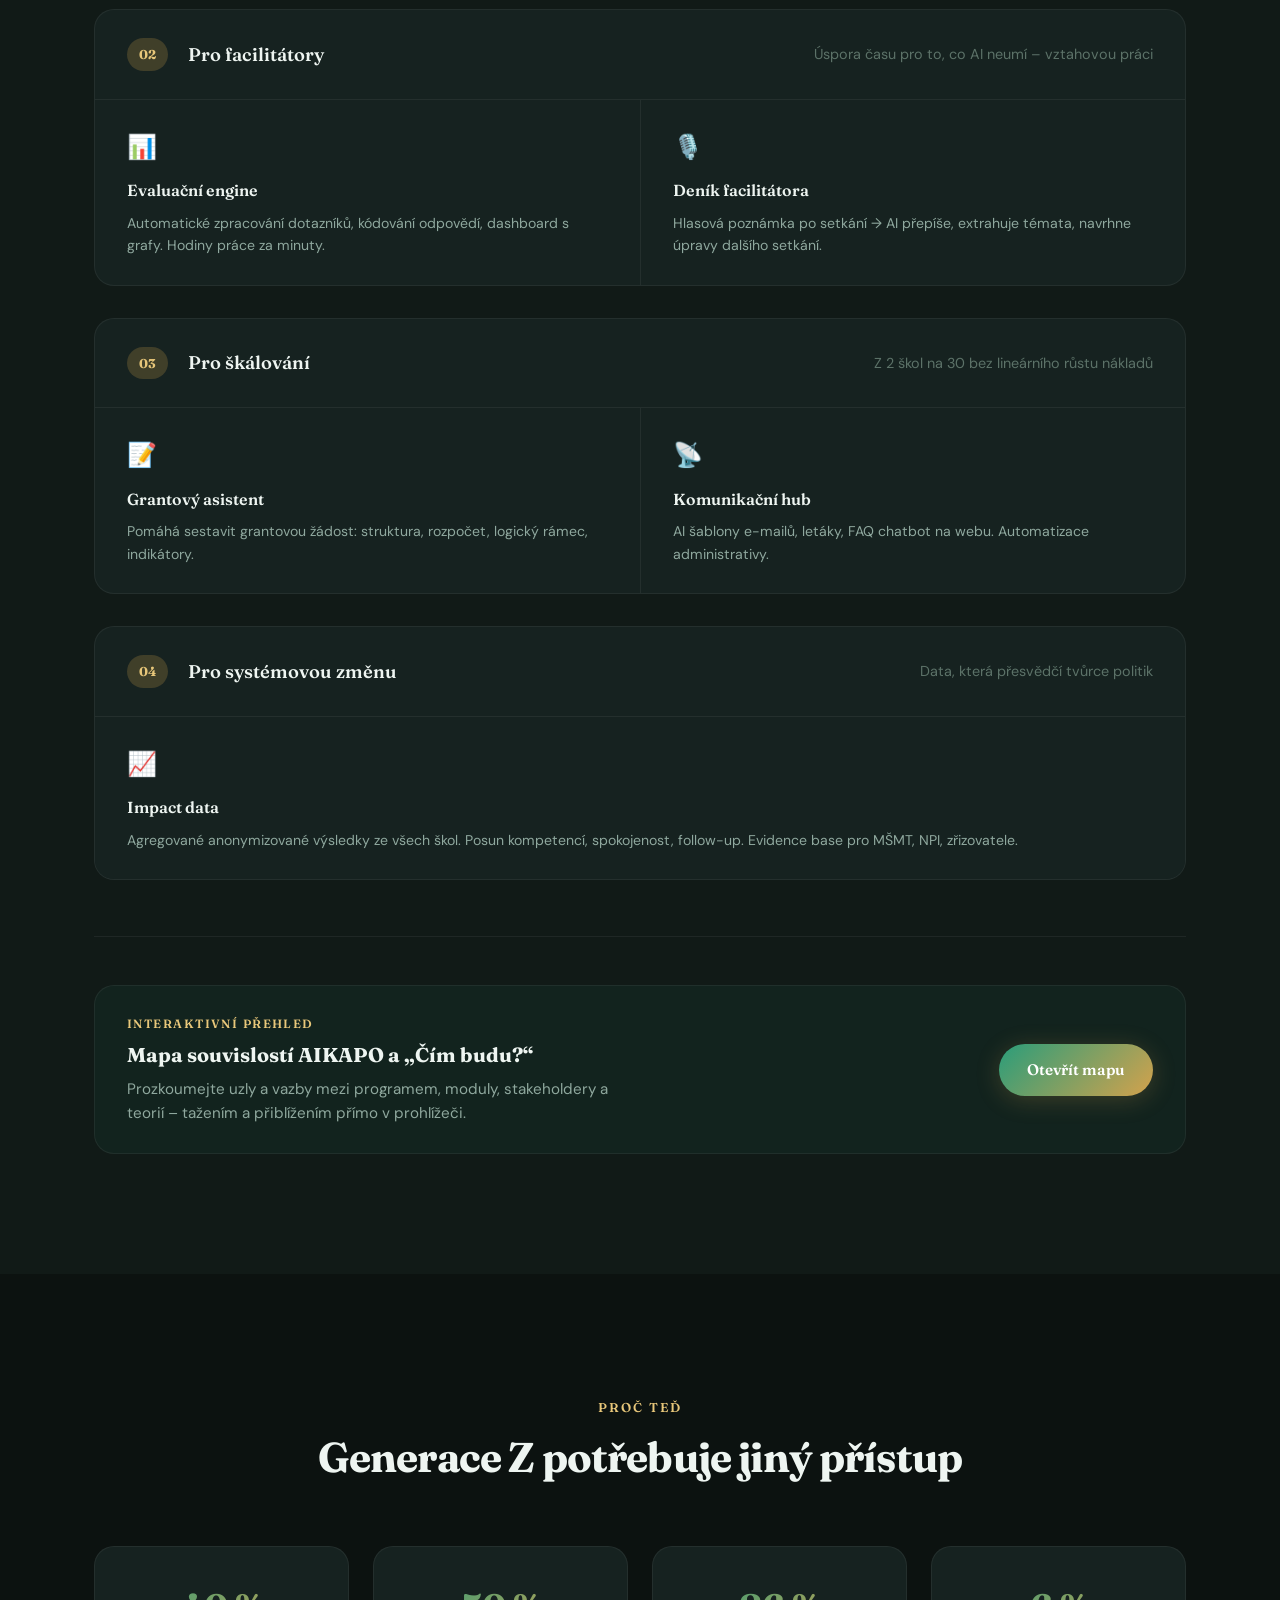
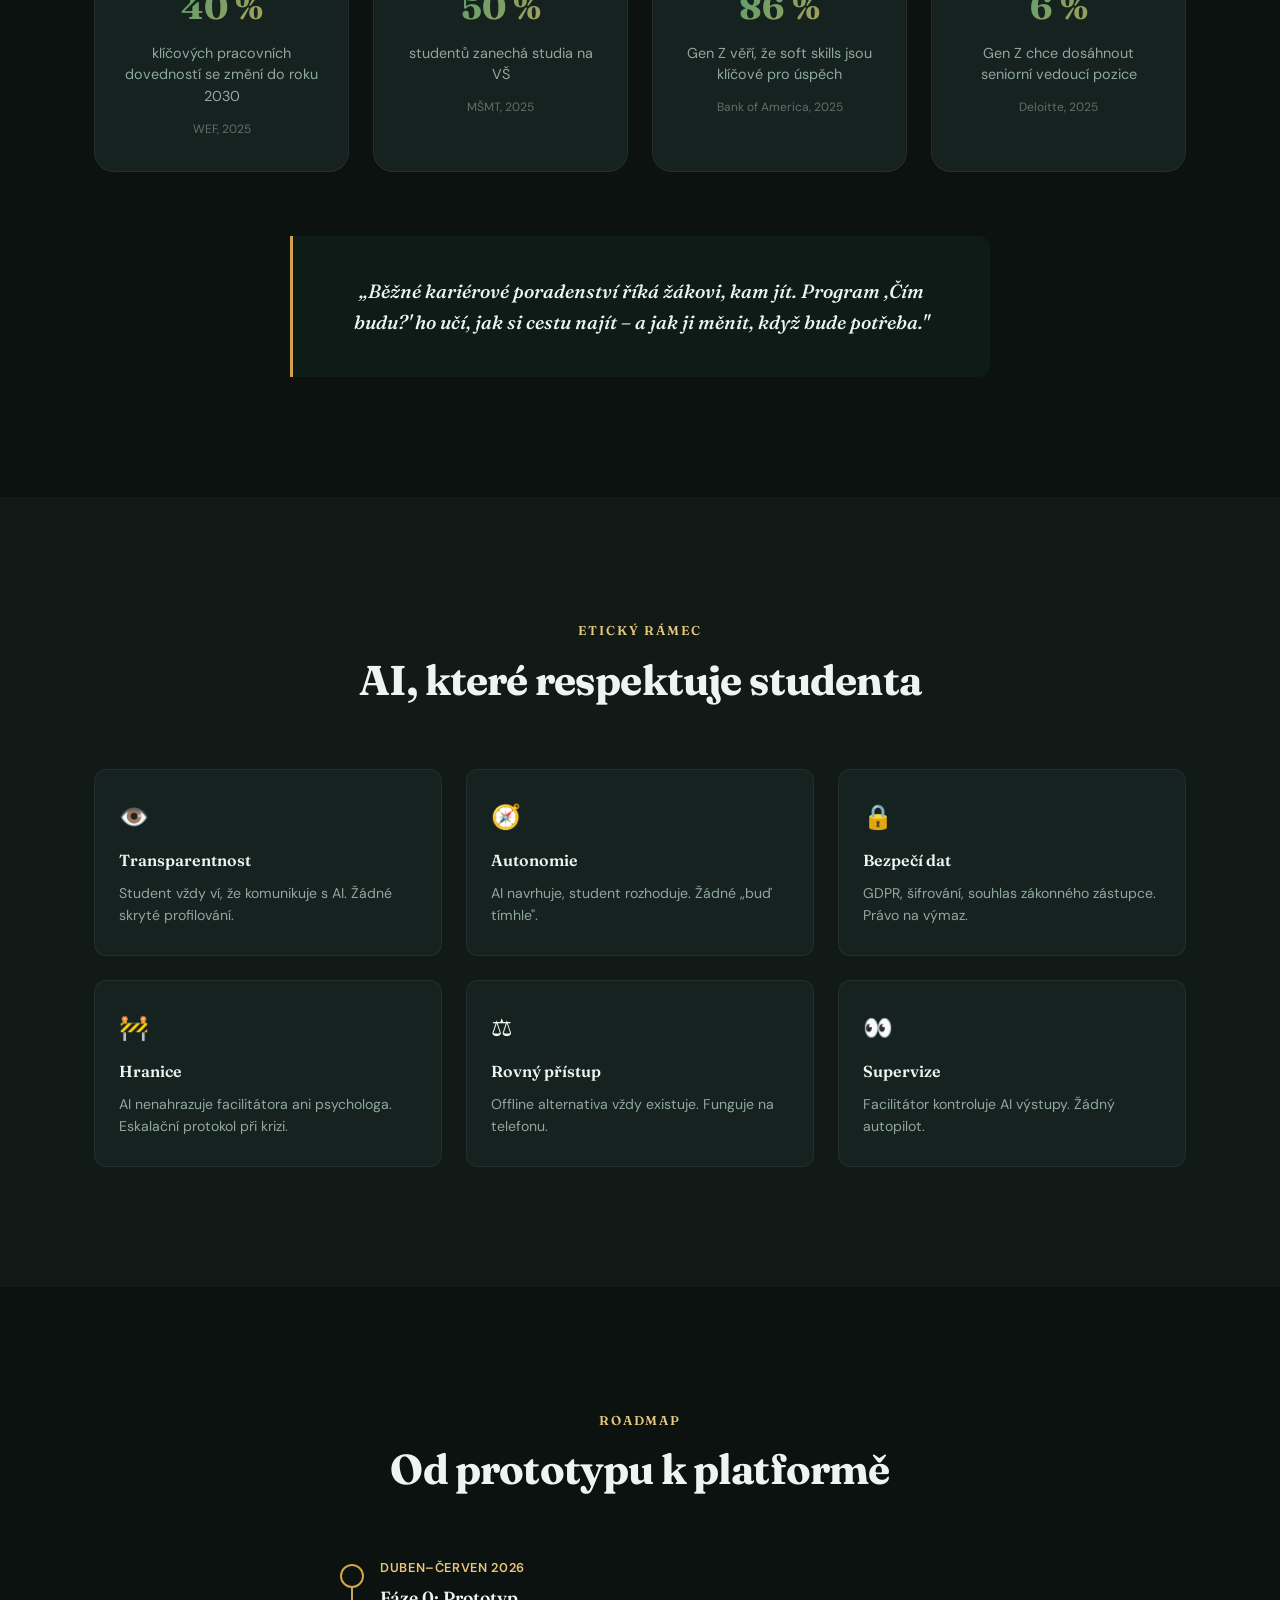
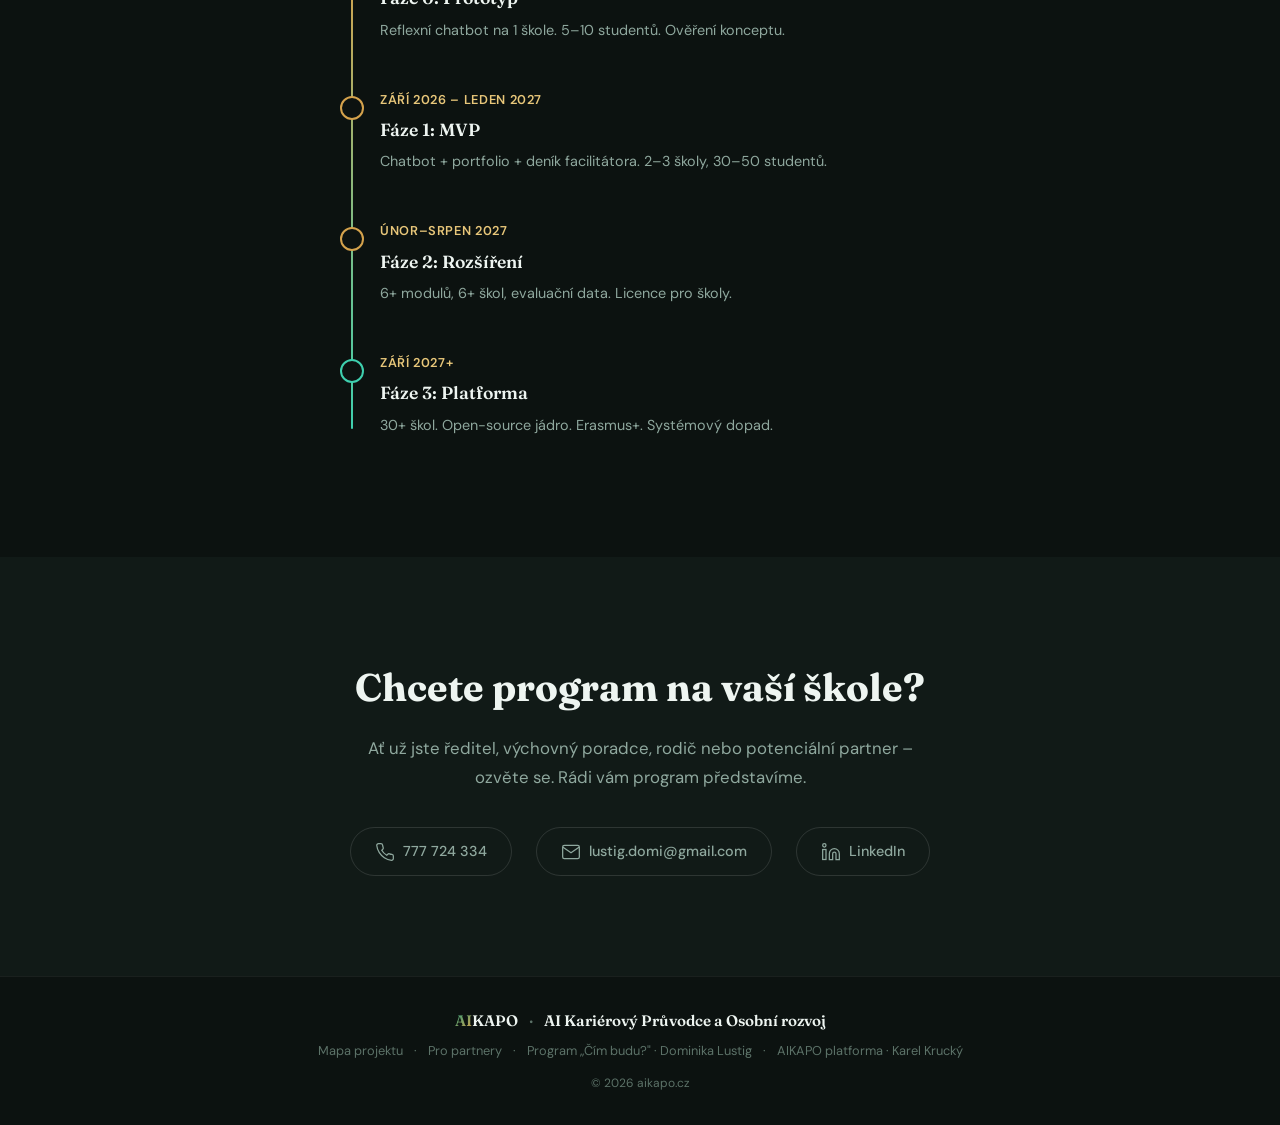
<file: index-alt-les.html>
<!DOCTYPE html>
<html lang="cs">

<head>
  <meta charset="UTF-8">
  <meta name="viewport" content="width=device-width, initial-scale=1.0">
  <title>AIKAPO – návrh B (les &amp; jantar)</title>
  <meta name="description" content="Alternativní vizuální návrh webu AIKAPO – stejný obsah, teplá paleta les + jantar.">
  <link rel="preconnect" href="https://fonts.googleapis.com">
  <link rel="preconnect" href="https://fonts.gstatic.com" crossorigin>
  <link
    href="https://fonts.googleapis.com/css2?family=DM+Sans:ital,opsz,wght@0,9..40,400;0,9..40,500;0,9..40,600;0,9..40,700&family=Fraunces:ital,opsz,wght@0,9..144,400;0,9..144,600;0,9..144,700&display=swap"
    rel="stylesheet">
  <link rel="stylesheet" href="style.css">
  <link rel="stylesheet" href="style-alt-les.css">
</head>

<body>

  <div class="alt-switcher" role="navigation" aria-label="Vizuální návrhy webu">
    <span class="alt-switcher__label">Návrh</span>
    <a href="index.html">A · fialová</a>
    <a href="index-alt-les.html" aria-current="page">B · les &amp; jantar</a>
    <a href="index-alt-svetly.html">C · světlý</a>
  </div>

  <!-- NAV -->
  <nav class="nav" id="nav">
    <div class="nav__inner">
      <a href="index.html" class="nav__logo">
        <span class="nav__logo-ai">AI</span>KAPO
      </a>
      <div class="nav__links">
        <a href="#problem">Proč</a>
        <a href="#program">Program</a>
        <a href="#moduly">AI moduly</a>
        <a href="#cisla">Čísla</a>
        <a href="Knowledge-Graph-AIKAPO.html">Mapa projektu</a>
        <a href="partneri.html">Pro partnery</a>
        <a href="#kontakt" class="btn btn--sm">Kontakt</a>
      </div>
      <button class="nav__burger" id="burger" aria-label="Menu">
        <span></span><span></span><span></span>
      </button>
    </div>
    <div class="nav__mobile" id="mobileMenu">
      <a href="#problem">Proč</a>
      <a href="#program">Program</a>
      <a href="#moduly">AI moduly</a>
      <a href="#cisla">Čísla</a>
      <a href="Knowledge-Graph-AIKAPO.html">Mapa projektu</a>
      <a href="partneri.html">Pro partnery</a>
      <a href="#kontakt">Kontakt</a>
    </div>
  </nav>

  <!-- HERO -->
  <header class="hero" id="hero">
    <div class="hero__bg">
      <div class="hero__grid"></div>
      <div class="hero__glow hero__glow--1"></div>
      <div class="hero__glow hero__glow--2"></div>
    </div>
    <div class="hero__content">
      <div class="hero__badge fade-up">AI + kariérové vzdělávání</div>
      <h1 class="hero__title fade-up">
        Aby studenti věděli,<br>
        <span class="hero__title--accent">kam míří</span>
      </h1>
      <p class="hero__sub fade-up">
        AIKAPO je AI platforma, která pomáhá středoškolákům najít svou cestu – a facilitátorům škálovat kariérové
        programy bez ztráty kvality.
      </p>
      <div class="hero__cta fade-up">
        <a href="#moduly" class="btn btn--primary">Jak to funguje</a>
        <a href="#kontakt" class="btn btn--outline">Chci vědět víc</a>
      </div>
      <div class="hero__stats fade-up">
        <div class="hero__stat">
          <span class="hero__stat-num" data-count="40">0</span><span class="hero__stat-pct">%</span>
          <span class="hero__stat-label">studentů nemá kariérní plán</span>
        </div>
        <div class="hero__stat">
          <span class="hero__stat-num" data-count="69">0</span><span class="hero__stat-pct">%</span>
          <span class="hero__stat-label">zažívá stres z volby kariéry</span>
        </div>
        <div class="hero__stat">
          <span class="hero__stat-num" data-count="15">0</span><span class="hero__stat-pct">%</span>
          <span class="hero__stat-label">Čechů má zkušenost s KP</span>
        </div>
      </div>
    </div>
    <div class="hero__scroll">
      <span>Scroll</span>
      <div class="hero__scroll-line"></div>
    </div>
  </header>

  <!-- PROBLEM -->
  <section class="section section--dark" id="problem">
    <div class="container">
      <div class="section__header fade-up">
        <span class="section__label">Problém</span>
        <h2 class="section__title">Kariérové poradenství, jak ho známe, bylo navrženo pro svět, který už neexistuje</h2>
        <p class="section__sub">Svět stabilních profesí, jednoho rozhodnutí a experta, který ví. Dnešní studenti žijí v
          jiném světě – a potřebují jiné nástroje.</p>
      </div>
      <div class="compare fade-up">
        <div class="compare__col compare__col--old">
          <h3 class="compare__heading">Tradiční poradenství</h3>
          <ul class="compare__list">
            <li>Jednorázový test (2,5 h)</li>
            <li>Expert říká odpověď</li>
            <li>Cíl: vybrat obor</li>
            <li>Žák je pasivní příjemce</li>
            <li>Žádná evaluace</li>
            <li>Nejistota = problém</li>
          </ul>
        </div>
        <div class="compare__divider">
          <span>vs.</span>
        </div>
        <div class="compare__col compare__col--new">
          <h3 class="compare__heading">Program „Čím budu?" + AIKAPO</h3>
          <ul class="compare__list">
            <li>10 setkání v průběhu roku</li>
            <li>Průvodce provází procesem</li>
            <li>Cíl: naučit se rozhodovat</li>
            <li>Student aktivně tvoří</li>
            <li>Třístupňová evaluace</li>
            <li>Nejistota = přirozený stav</li>
          </ul>
        </div>
      </div>
    </div>
  </section>

  <!-- PROGRAM -->
  <section class="section" id="program">
    <div class="container">
      <div class="section__header fade-up">
        <span class="section__label">Program „Čím budu?"</span>
        <h2 class="section__title">Skupinový kariérový program pro středoškoláky</h2>
        <p class="section__sub">Ověřená metodika (Kolb, CMS, adaptabilita). Pilot na 2 gymnáziích. Cíl: 6+ škol v roce
          2026/27.</p>
      </div>
      <div class="pillars fade-up">
        <div class="pillar">
          <div class="pillar__icon">
            <svg viewBox="0 0 24 24" fill="none" stroke="currentColor" stroke-width="1.5">
              <circle cx="12" cy="12" r="10" />
              <path d="M12 6v6l4 2" />
            </svg>
          </div>
          <h3 class="pillar__title">10 setkání</h3>
          <p class="pillar__text">1× měsíčně, 2,5 hodiny. Skupina 10–16 studentů. Bezpečný prostor pro sebepoznání a
            peer learning.</p>
        </div>
        <div class="pillar">
          <div class="pillar__icon">
            <svg viewBox="0 0 24 24" fill="none" stroke="currentColor" stroke-width="1.5">
              <path d="M12 2L2 7l10 5 10-5-10-5z" />
              <path d="M2 17l10 5 10-5" />
              <path d="M2 12l10 5 10-5" />
            </svg>
          </div>
          <h3 class="pillar__title">3 pilíře</h3>
          <p class="pillar__text">Aktivní zapojení v kariérovém poradenství. Zážitkové učení a reflexe (Kolb).
            Adaptabilita a práce s nejistotou.</p>
        </div>
        <div class="pillar">
          <div class="pillar__icon">
            <svg viewBox="0 0 24 24" fill="none" stroke="currentColor" stroke-width="1.5">
              <path d="M14 2H6a2 2 0 0 0-2 2v16a2 2 0 0 0 2 2h12a2 2 0 0 0 2-2V8z" />
              <path d="M14 2v6h6" />
              <path d="M16 13H8" />
              <path d="M16 17H8" />
              <path d="M10 9H8" />
            </svg>
          </div>
          <h3 class="pillar__title">Výstupy</h3>
          <p class="pillar__text">Akční plán s kroky a termíny. Profesní portfolio. Životopis. 1–3 kariérní cesty v
            souladu s profilem studenta.</p>
        </div>
        <div class="pillar">
          <div class="pillar__icon">
            <svg viewBox="0 0 24 24" fill="none" stroke="currentColor" stroke-width="1.5">
              <path d="M17 21v-2a4 4 0 0 0-4-4H5a4 4 0 0 0-4 4v2" />
              <circle cx="9" cy="7" r="4" />
              <path d="M23 21v-2a4 4 0 0 0-3-3.87" />
              <path d="M16 3.13a4 4 0 0 1 0 7.75" />
            </svg>
          </div>
          <h3 class="pillar__title">Pro koho</h3>
          <p class="pillar__text">Studenti SŠ (15–19 let). Gymnázia i SOŠ. Otevřený program, celé třídy, nebo zaškolení
            interního poradce.</p>
        </div>
      </div>
    </div>
  </section>

  <!-- AIKAPO MODULY -->
  <section class="section section--dark" id="moduly">
    <div class="container">
      <div class="section__header fade-up">
        <span class="section__label">AIKAPO platforma</span>
        <h2 class="section__title">AI jako spojenec, ne náhrada</h2>
        <p class="section__sub">8 modulů ve 4 vrstvách. Facilitátor zůstává středobodem – AI řeší to, co člověk nemůže
          škálovat.</p>
      </div>

      <div class="layers fade-up">
        <!-- Vrstva 1 -->
        <div class="layer">
          <div class="layer__header">
            <span class="layer__num">01</span>
            <h3 class="layer__title">Pro studenty</h3>
            <p class="layer__desc">Udržet reflexi a rozvoj mezi setkáními</p>
          </div>
          <div class="layer__modules">
            <div class="module">
              <div class="module__icon">💬</div>
              <h4 class="module__title">Reflexní chatbot</h4>
              <p class="module__text">Po setkání pošle 2–3 otázky k zamyšlení. Student odpovídá, AI parafrázuje a klade
                doplňující otázky. Udržuje momentum.</p>
            </div>
            <div class="module">
              <div class="module__icon">📋</div>
              <h4 class="module__title">Digitální portfolio</h4>
              <p class="module__text">Živý dokument: hodnoty, silné stránky, akční plán, CV. AI pomáhá formulovat,
                student rozhoduje.</p>
            </div>
          </div>
        </div>

        <!-- Vrstva 2 -->
        <div class="layer">
          <div class="layer__header">
            <span class="layer__num">02</span>
            <h3 class="layer__title">Pro facilitátory</h3>
            <p class="layer__desc">Úspora času pro to, co AI neumí – vztahovou práci</p>
          </div>
          <div class="layer__modules">
            <div class="module">
              <div class="module__icon">📊</div>
              <h4 class="module__title">Evaluační engine</h4>
              <p class="module__text">Automatické zpracování dotazníků, kódování odpovědí, dashboard s grafy. Hodiny
                práce za minuty.</p>
            </div>
            <div class="module">
              <div class="module__icon">🎙️</div>
              <h4 class="module__title">Deník facilitátora</h4>
              <p class="module__text">Hlasová poznámka po setkání → AI přepíše, extrahuje témata, navrhne úpravy dalšího
                setkání.</p>
            </div>
          </div>
        </div>

        <!-- Vrstva 3 -->
        <div class="layer">
          <div class="layer__header">
            <span class="layer__num">03</span>
            <h3 class="layer__title">Pro škálování</h3>
            <p class="layer__desc">Z 2 škol na 30 bez lineárního růstu nákladů</p>
          </div>
          <div class="layer__modules">
            <div class="module">
              <div class="module__icon">📝</div>
              <h4 class="module__title">Grantový asistent</h4>
              <p class="module__text">Pomáhá sestavit grantovou žádost: struktura, rozpočet, logický rámec, indikátory.
              </p>
            </div>
            <div class="module">
              <div class="module__icon">📡</div>
              <h4 class="module__title">Komunikační hub</h4>
              <p class="module__text">AI šablony e-mailů, letáky, FAQ chatbot na webu. Automatizace administrativy.</p>
            </div>
          </div>
        </div>

        <!-- Vrstva 4 -->
        <div class="layer">
          <div class="layer__header">
            <span class="layer__num">04</span>
            <h3 class="layer__title">Pro systémovou změnu</h3>
            <p class="layer__desc">Data, která přesvědčí tvůrce politik</p>
          </div>
          <div class="layer__modules">
            <div class="module module--wide">
              <div class="module__icon">📈</div>
              <h4 class="module__title">Impact data</h4>
              <p class="module__text">Agregované anonymizované výsledky ze všech škol. Posun kompetencí, spokojenost,
                follow-up. Evidence base pro MŠMT, NPI, zřizovatele.</p>
            </div>
          </div>
        </div>
      </div>

      <div class="kg-teaser fade-up" id="mapa">
        <div class="kg-teaser__inner">
          <div class="kg-teaser__text">
            <span class="kg-teaser__label">Interaktivní přehled</span>
            <h3 class="kg-teaser__title">Mapa souvislostí AIKAPO a „Čím budu?“</h3>
            <p class="kg-teaser__desc">Prozkoumejte uzly a vazby mezi programem, moduly, stakeholdery a teorií –
              tažením a přiblížením přímo v prohlížeči.</p>
          </div>
          <a href="Knowledge-Graph-AIKAPO.html" class="btn btn--primary kg-teaser__btn">Otevřít mapu</a>
        </div>
      </div>
    </div>
  </section>

  <!-- ČÍSLA / STATS -->
  <section class="section" id="cisla">
    <div class="container">
      <div class="section__header fade-up">
        <span class="section__label">Proč teď</span>
        <h2 class="section__title">Generace Z potřebuje jiný přístup</h2>
      </div>
      <div class="stats-grid fade-up">
        <div class="stat-card">
          <div class="stat-card__num">40 %</div>
          <div class="stat-card__text">klíčových pracovních dovedností se změní do roku 2030</div>
          <div class="stat-card__source">WEF, 2025</div>
        </div>
        <div class="stat-card">
          <div class="stat-card__num">50 %</div>
          <div class="stat-card__text">studentů zanechá studia na VŠ</div>
          <div class="stat-card__source">MŠMT, 2025</div>
        </div>
        <div class="stat-card">
          <div class="stat-card__num">86 %</div>
          <div class="stat-card__text">Gen Z věří, že soft skills jsou klíčové pro úspěch</div>
          <div class="stat-card__source">Bank of America, 2025</div>
        </div>
        <div class="stat-card">
          <div class="stat-card__num">6 %</div>
          <div class="stat-card__text">Gen Z chce dosáhnout seniorní vedoucí pozice</div>
          <div class="stat-card__source">Deloitte, 2025</div>
        </div>
      </div>

      <blockquote class="quote fade-up">
        <p>„Běžné kariérové poradenství říká žákovi, kam jít. Program ‚Čím budu?' ho učí, jak si cestu najít – a jak ji
          měnit, když bude potřeba."</p>
      </blockquote>
    </div>
  </section>

  <!-- ETIKA -->
  <section class="section section--dark" id="etika">
    <div class="container">
      <div class="section__header fade-up">
        <span class="section__label">Etický rámec</span>
        <h2 class="section__title">AI, které respektuje studenta</h2>
      </div>
      <div class="ethics-grid fade-up">
        <div class="ethic">
          <div class="ethic__icon">👁️</div>
          <h4>Transparentnost</h4>
          <p>Student vždy ví, že komunikuje s AI. Žádné skryté profilování.</p>
        </div>
        <div class="ethic">
          <div class="ethic__icon">🧭</div>
          <h4>Autonomie</h4>
          <p>AI navrhuje, student rozhoduje. Žádné „buď tímhle".</p>
        </div>
        <div class="ethic">
          <div class="ethic__icon">🔒</div>
          <h4>Bezpečí dat</h4>
          <p>GDPR, šifrování, souhlas zákonného zástupce. Právo na výmaz.</p>
        </div>
        <div class="ethic">
          <div class="ethic__icon">🚧</div>
          <h4>Hranice</h4>
          <p>AI nenahrazuje facilitátora ani psychologa. Eskalační protokol při krizi.</p>
        </div>
        <div class="ethic">
          <div class="ethic__icon">⚖️</div>
          <h4>Rovný přístup</h4>
          <p>Offline alternativa vždy existuje. Funguje na telefonu.</p>
        </div>
        <div class="ethic">
          <div class="ethic__icon">👀</div>
          <h4>Supervize</h4>
          <p>Facilitátor kontroluje AI výstupy. Žádný autopilot.</p>
        </div>
      </div>
    </div>
  </section>

  <!-- ROADMAP -->
  <section class="section" id="roadmap">
    <div class="container">
      <div class="section__header fade-up">
        <span class="section__label">Roadmap</span>
        <h2 class="section__title">Od prototypu k platformě</h2>
      </div>
      <div class="timeline fade-up">
        <div class="timeline__item">
          <div class="timeline__dot"></div>
          <div class="timeline__content">
            <span class="timeline__date">Duben–červen 2026</span>
            <h4>Fáze 0: Prototyp</h4>
            <p>Reflexní chatbot na 1 škole. 5–10 studentů. Ověření konceptu.</p>
          </div>
        </div>
        <div class="timeline__item">
          <div class="timeline__dot"></div>
          <div class="timeline__content">
            <span class="timeline__date">Září 2026 – leden 2027</span>
            <h4>Fáze 1: MVP</h4>
            <p>Chatbot + portfolio + deník facilitátora. 2–3 školy, 30–50 studentů.</p>
          </div>
        </div>
        <div class="timeline__item">
          <div class="timeline__dot"></div>
          <div class="timeline__content">
            <span class="timeline__date">Únor–srpen 2027</span>
            <h4>Fáze 2: Rozšíření</h4>
            <p>6+ modulů, 6+ škol, evaluační data. Licence pro školy.</p>
          </div>
        </div>
        <div class="timeline__item">
          <div class="timeline__dot"></div>
          <div class="timeline__content">
            <span class="timeline__date">Září 2027+</span>
            <h4>Fáze 3: Platforma</h4>
            <p>30+ škol. Open-source jádro. Erasmus+. Systémový dopad.</p>
          </div>
        </div>
      </div>
    </div>
  </section>

  <!-- KONTAKT -->
  <section class="section section--dark section--cta" id="kontakt">
    <div class="container">
      <div class="cta-block fade-up">
        <h2 class="cta-block__title">Chcete program na vaší škole?</h2>
        <p class="cta-block__text">Ať už jste ředitel, výchovný poradce, rodič nebo potenciální partner – ozvěte se.
          Rádi vám program představíme.</p>
        <div class="cta-block__contacts">
          <a href="tel:+420777724334" class="cta-contact">
            <svg viewBox="0 0 24 24" fill="none" stroke="currentColor" stroke-width="1.5" width="20" height="20">
              <path
                d="M22 16.92v3a2 2 0 0 1-2.18 2 19.79 19.79 0 0 1-8.63-3.07 19.5 19.5 0 0 1-6-6 19.79 19.79 0 0 1-3.07-8.67A2 2 0 0 1 4.11 2h3a2 2 0 0 1 2 1.72 12.84 12.84 0 0 0 .7 2.81 2 2 0 0 1-.45 2.11L8.09 9.91a16 16 0 0 0 6 6l1.27-1.27a2 2 0 0 1 2.11-.45 12.84 12.84 0 0 0 2.81.7A2 2 0 0 1 22 16.92z" />
            </svg>
            777 724 334
          </a>
          <a href="mailto:lustig.domi@gmail.com" class="cta-contact">
            <svg viewBox="0 0 24 24" fill="none" stroke="currentColor" stroke-width="1.5" width="20" height="20">
              <path d="M4 4h16c1.1 0 2 .9 2 2v12c0 1.1-.9 2-2 2H4c-1.1 0-2-.9-2-2V6c0-1.1.9-2 2-2z" />
              <polyline points="22,6 12,13 2,6" />
            </svg>
            lustig.domi@gmail.com
          </a>
          <a href="https://www.linkedin.com/in/dominika-lustig" target="_blank" class="cta-contact">
            <svg viewBox="0 0 24 24" fill="none" stroke="currentColor" stroke-width="1.5" width="20" height="20">
              <path d="M16 8a6 6 0 0 1 6 6v7h-4v-7a2 2 0 0 0-2-2 2 2 0 0 0-2 2v7h-4v-7a6 6 0 0 1 6-6z" />
              <rect x="2" y="9" width="4" height="12" />
              <circle cx="4" cy="4" r="2" />
            </svg>
            LinkedIn
          </a>
        </div>
      </div>
    </div>
  </section>

  <!-- FOOTER -->
  <footer class="footer">
    <div class="container footer__inner">
      <div class="footer__brand">
        <span class="nav__logo-ai">AI</span>KAPO
        <span class="footer__sep">·</span>
        <span>AI Kariérový Průvodce a Osobní rozvoj</span>
      </div>
      <div class="footer__meta">
        <a href="Knowledge-Graph-AIKAPO.html">Mapa projektu</a>
        <span class="footer__sep">·</span>
        <a href="partneri.html">Pro partnery</a>
        <span class="footer__sep">·</span>
        <span>Program „Čím budu?" · Dominika Lustig</span>
        <span class="footer__sep">·</span>
        <span>AIKAPO platforma · Karel Krucký</span>
      </div>
      <div class="footer__copy">&copy; 2026 aikapo.cz</div>
    </div>
  </footer>

  <script src="script.js"></script>
</body>

</html>
</file>
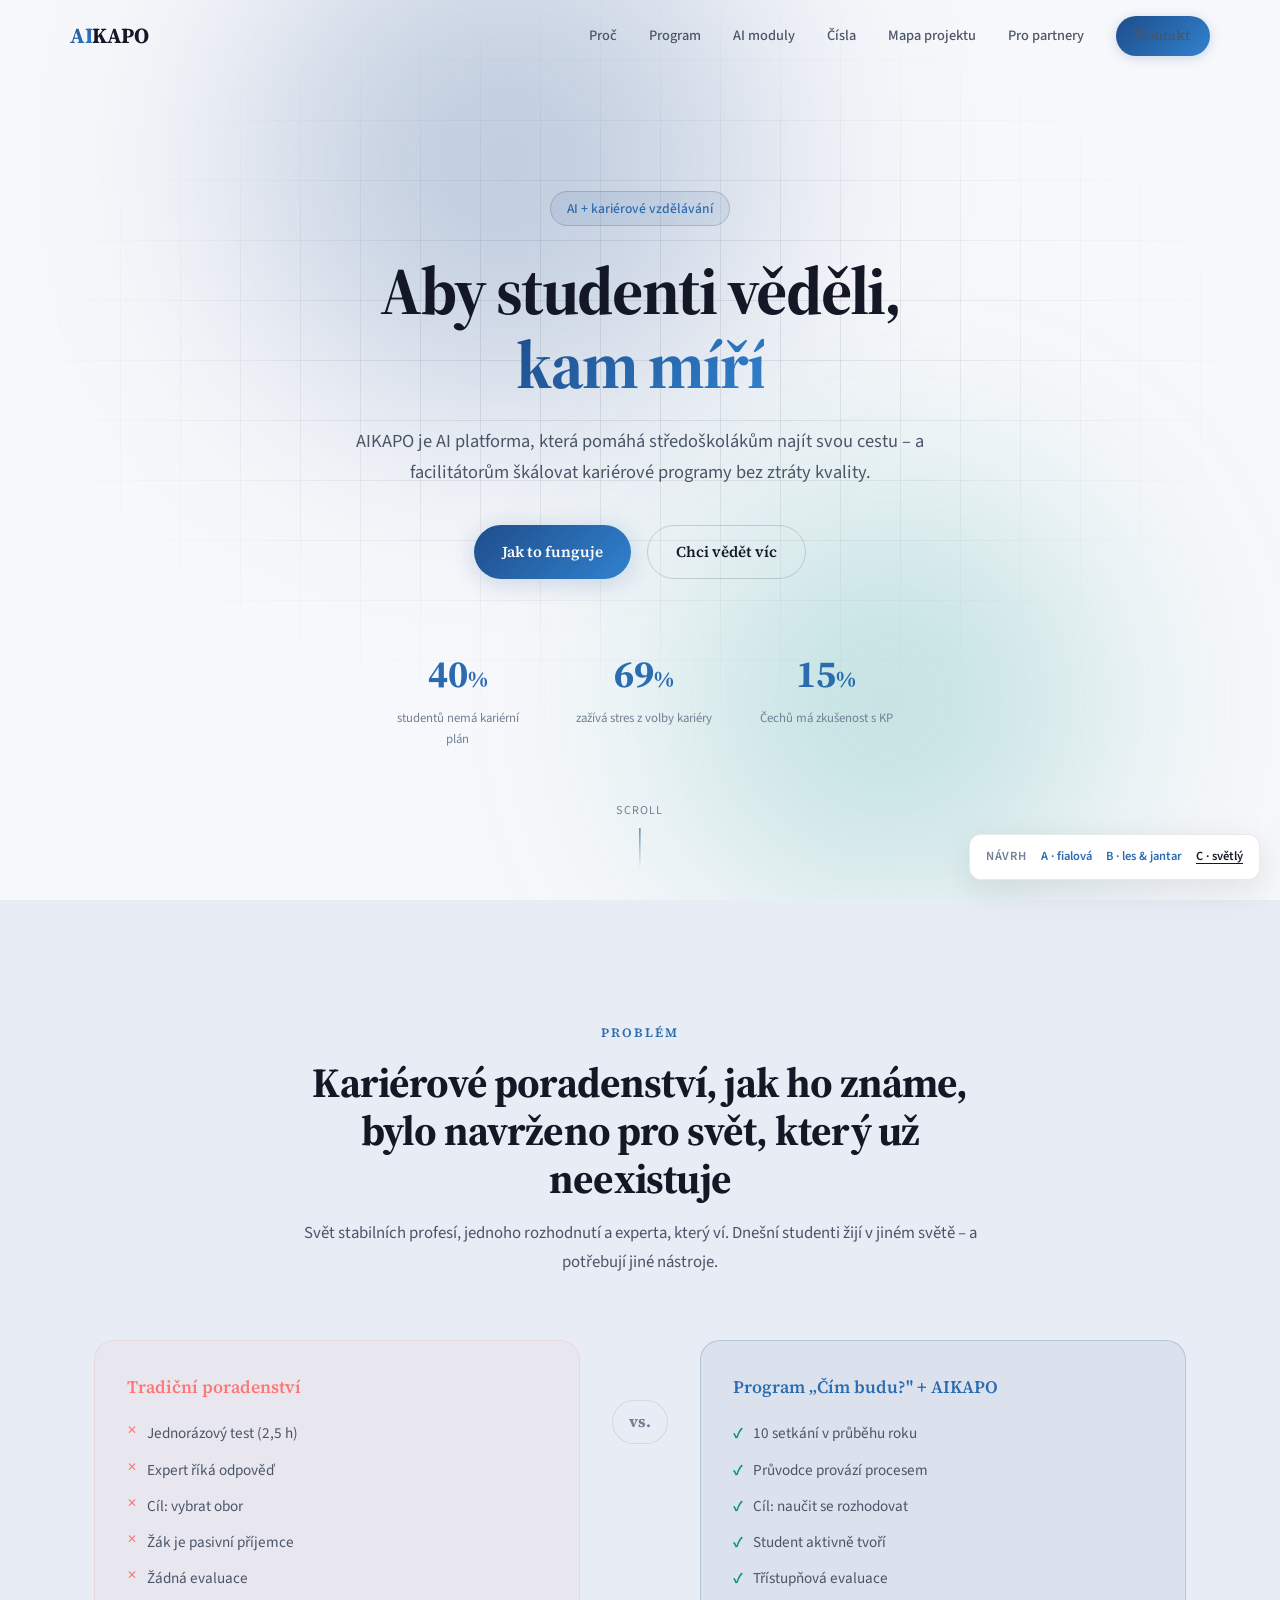
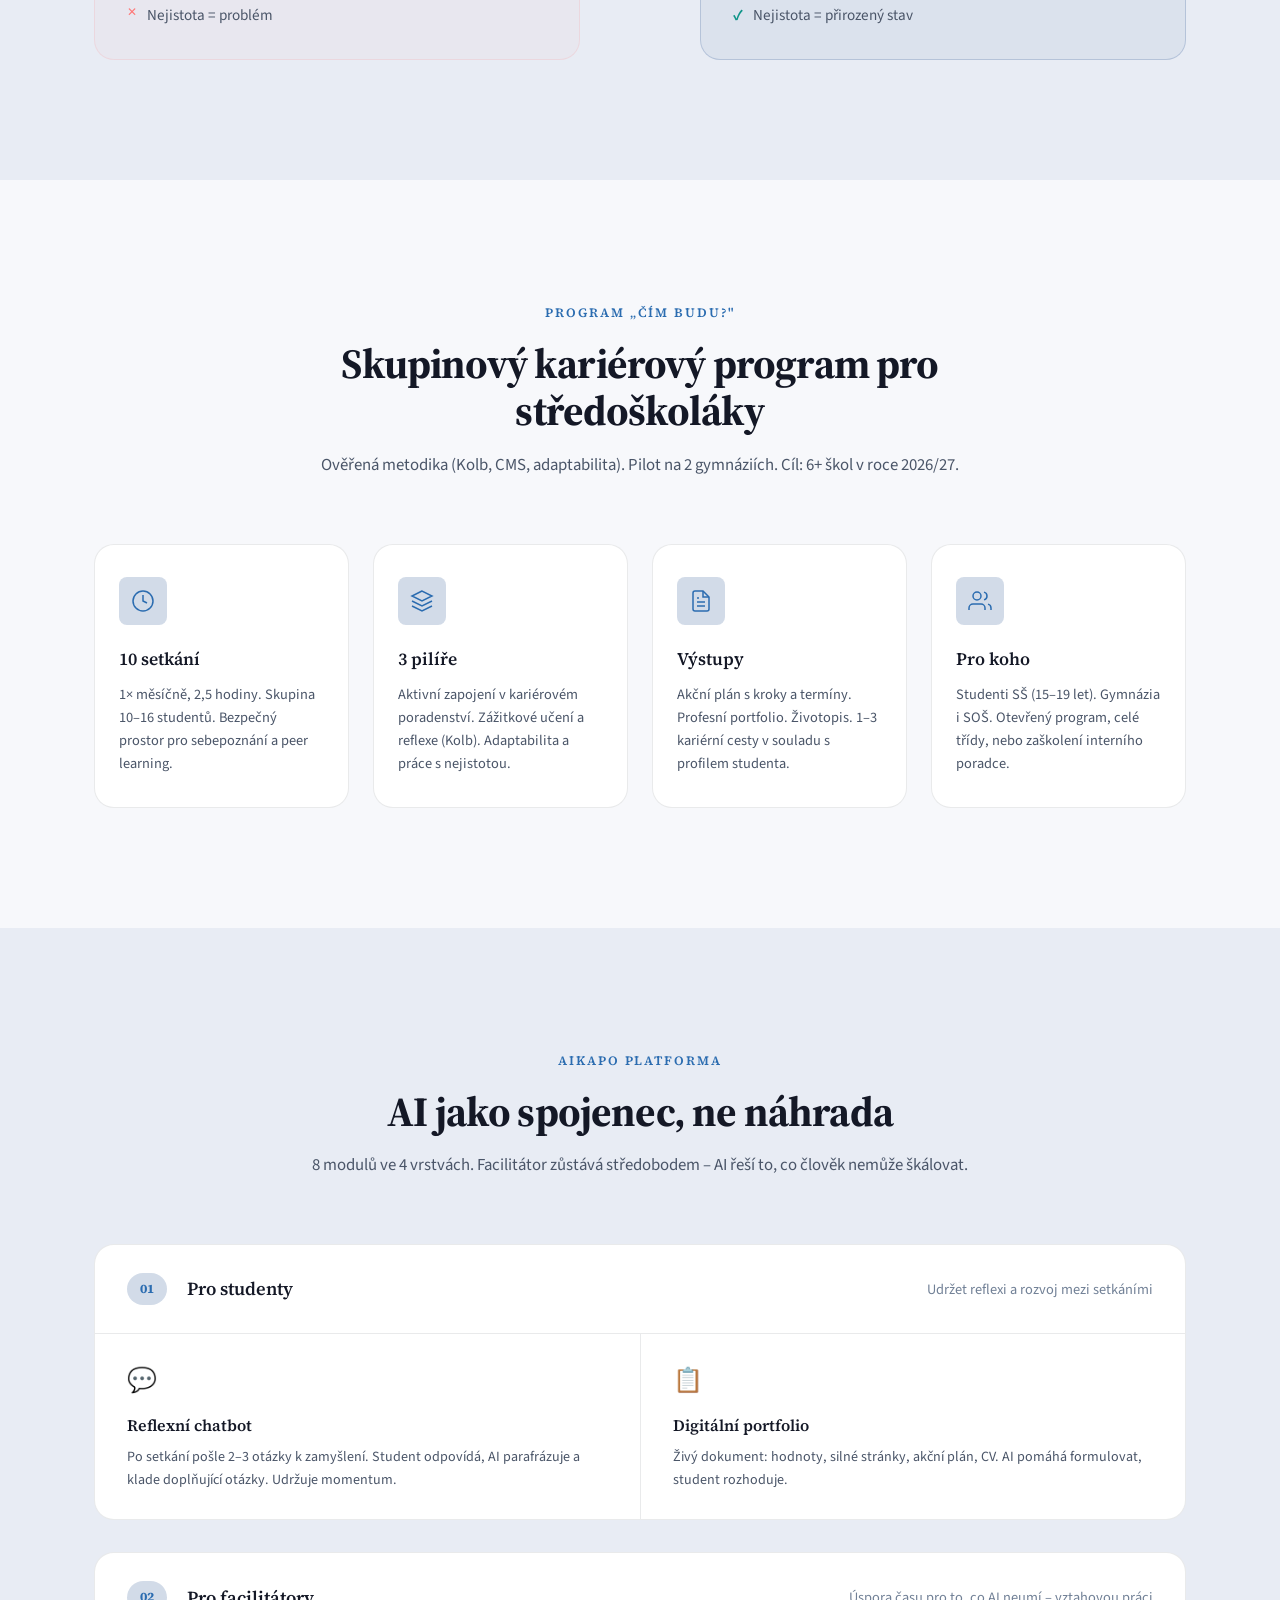
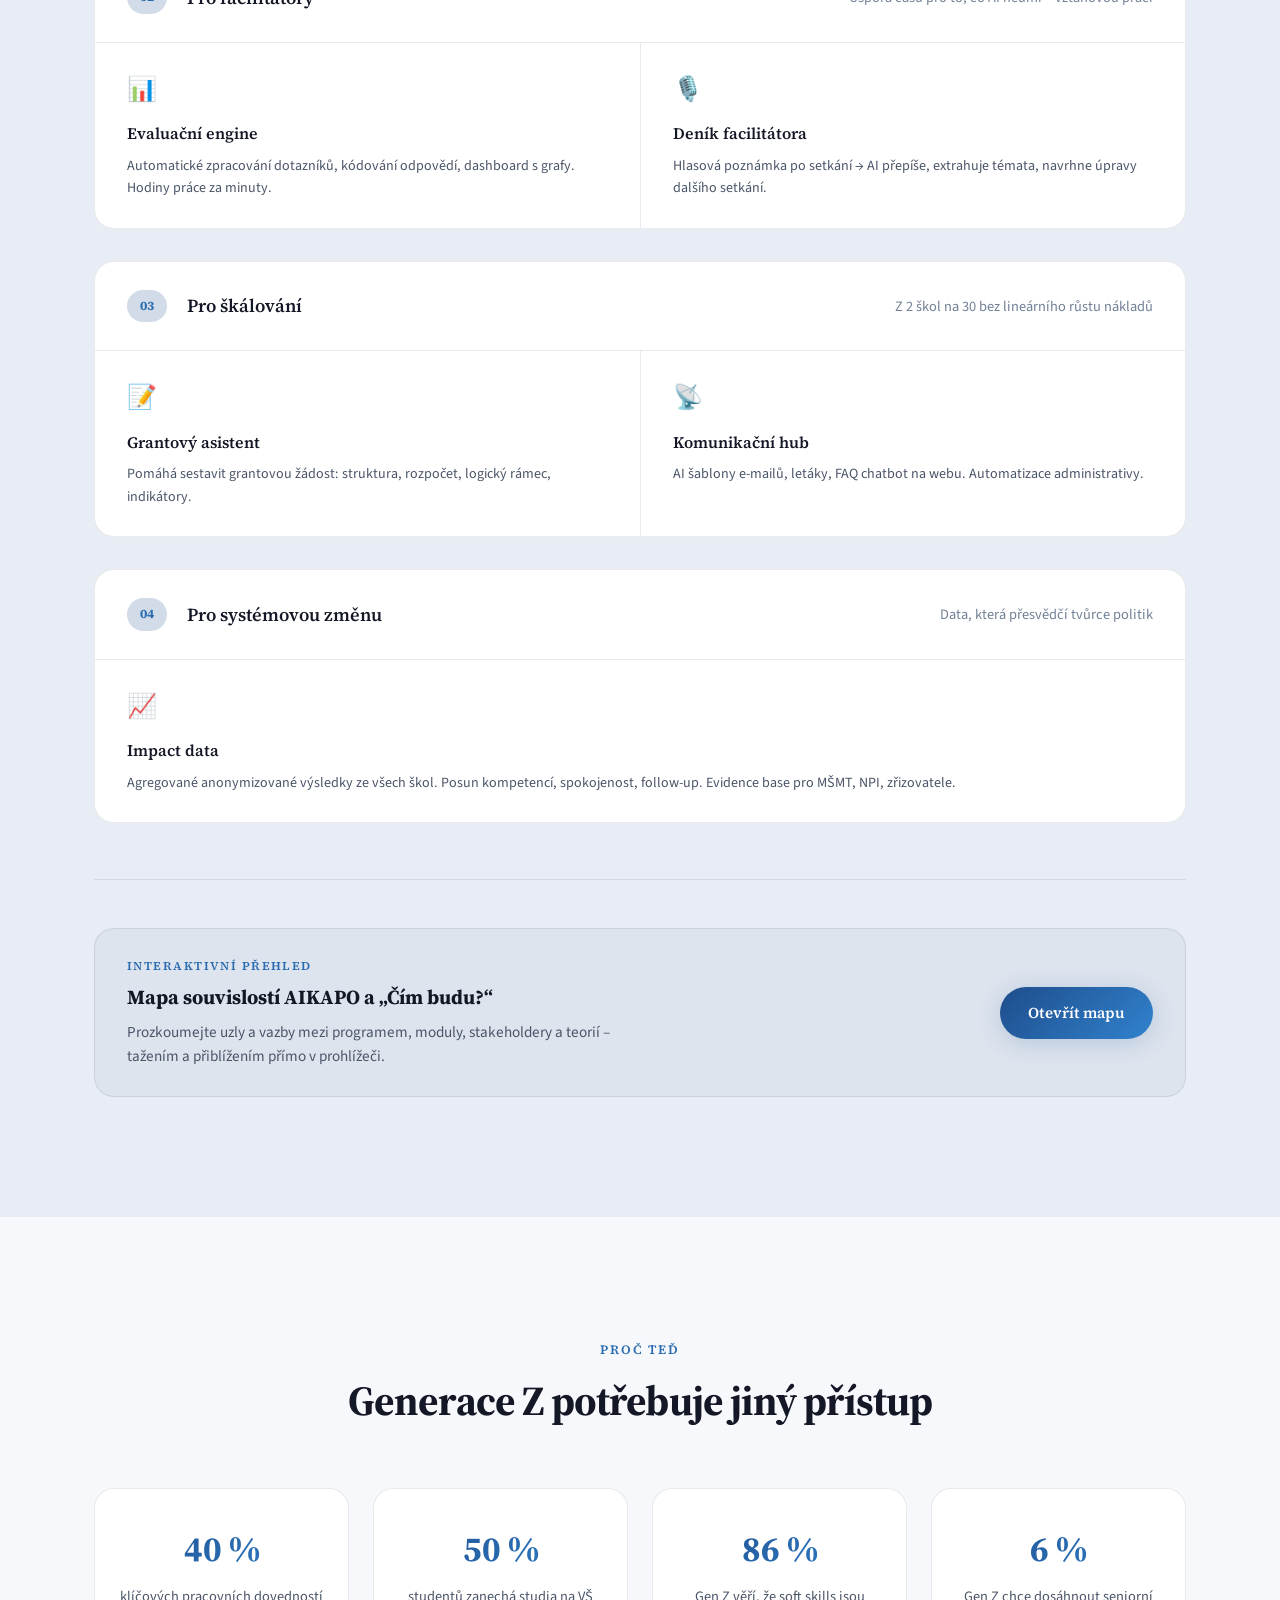
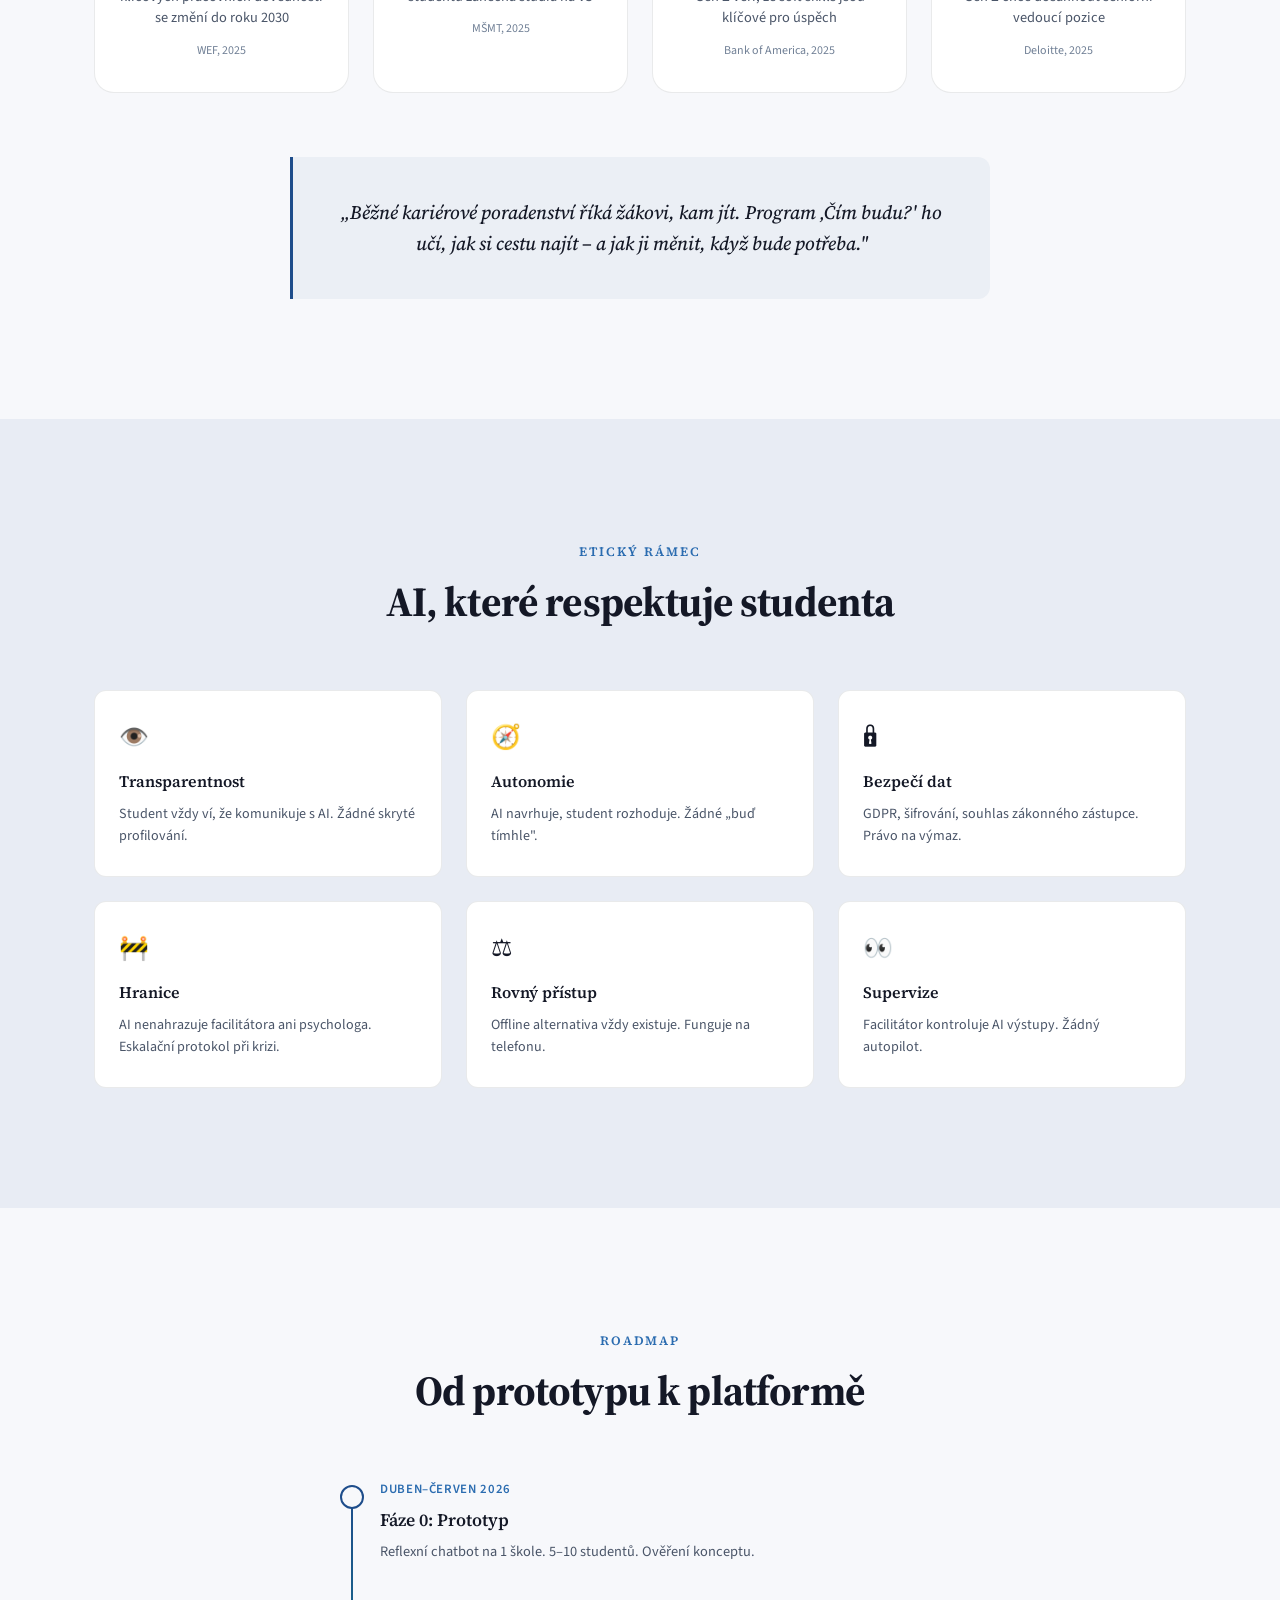
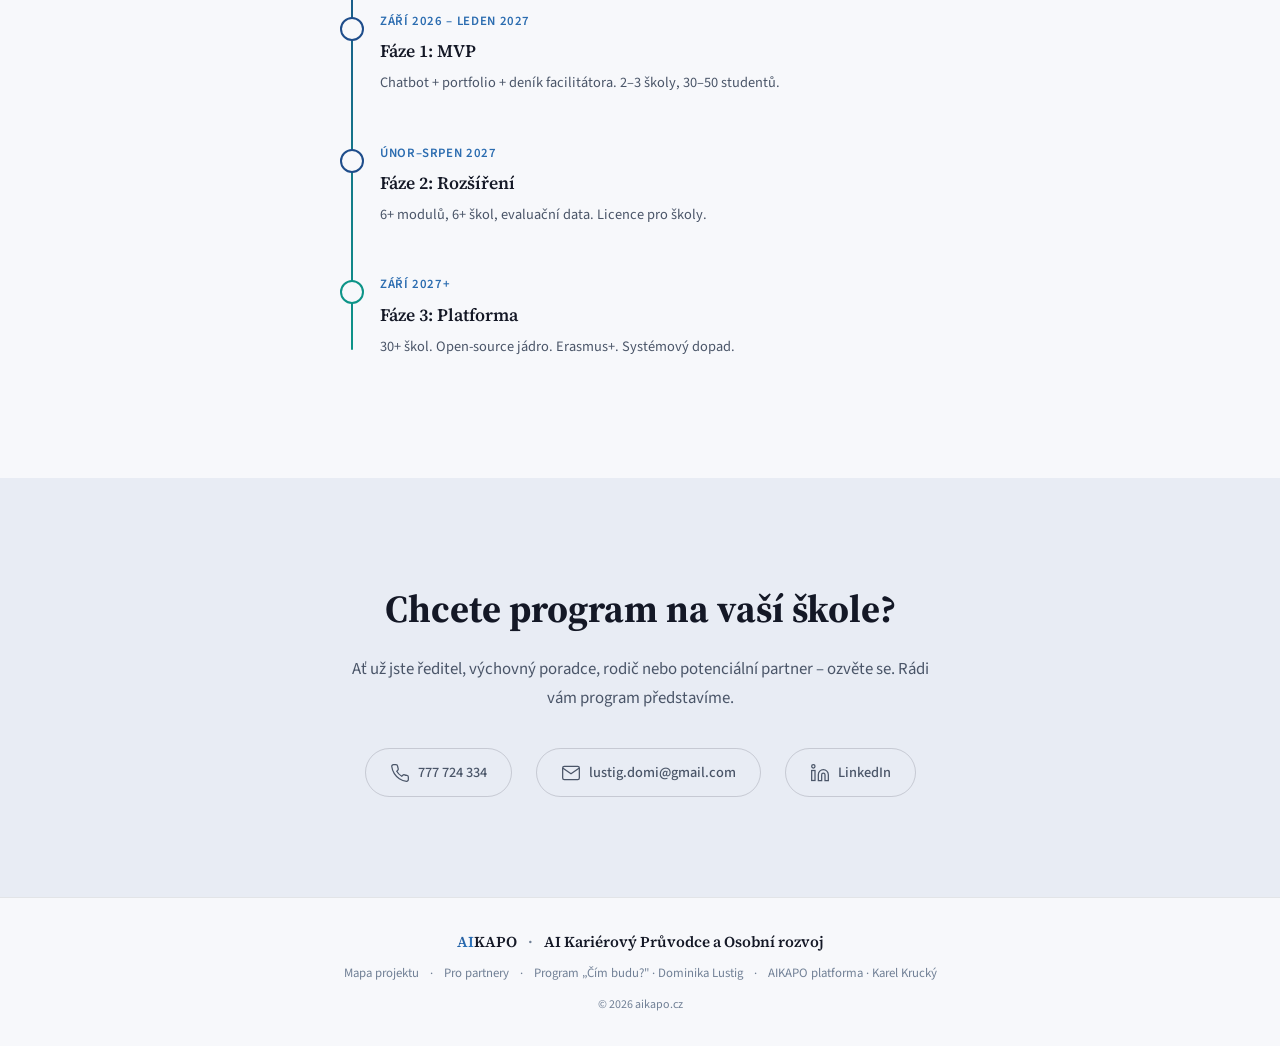
<file: index-alt-svetly.html>
<!DOCTYPE html>
<html lang="cs">

<head>
  <meta charset="UTF-8">
  <meta name="viewport" content="width=device-width, initial-scale=1.0">
  <title>AIKAPO – návrh C (světlý)</title>
  <meta name="description"
    content="Alternativní vizuální návrh webu AIKAPO – stejný obsah, světlý institucionální vzhled.">
  <link rel="preconnect" href="https://fonts.googleapis.com">
  <link rel="preconnect" href="https://fonts.gstatic.com" crossorigin>
  <link
    href="https://fonts.googleapis.com/css2?family=Source+Sans+3:ital,wght@0,400;0,500;0,600;0,700;1,400&family=Source+Serif+4:ital,opsz,wght@0,8..60,400;0,8..60,600;0,8..60,700&display=swap"
    rel="stylesheet">
  <link rel="stylesheet" href="style.css">
  <link rel="stylesheet" href="style-alt-svetly.css">
</head>

<body>

  <div class="alt-switcher" role="navigation" aria-label="Vizuální návrhy webu">
    <span class="alt-switcher__label">Návrh</span>
    <a href="index.html">A · fialová</a>
    <a href="index-alt-les.html">B · les &amp; jantar</a>
    <a href="index-alt-svetly.html" aria-current="page">C · světlý</a>
  </div>

  <!-- NAV -->
  <nav class="nav" id="nav">
    <div class="nav__inner">
      <a href="index.html" class="nav__logo">
        <span class="nav__logo-ai">AI</span>KAPO
      </a>
      <div class="nav__links">
        <a href="#problem">Proč</a>
        <a href="#program">Program</a>
        <a href="#moduly">AI moduly</a>
        <a href="#cisla">Čísla</a>
        <a href="Knowledge-Graph-AIKAPO.html">Mapa projektu</a>
        <a href="partneri.html">Pro partnery</a>
        <a href="#kontakt" class="btn btn--sm">Kontakt</a>
      </div>
      <button class="nav__burger" id="burger" aria-label="Menu">
        <span></span><span></span><span></span>
      </button>
    </div>
    <div class="nav__mobile" id="mobileMenu">
      <a href="#problem">Proč</a>
      <a href="#program">Program</a>
      <a href="#moduly">AI moduly</a>
      <a href="#cisla">Čísla</a>
      <a href="Knowledge-Graph-AIKAPO.html">Mapa projektu</a>
      <a href="partneri.html">Pro partnery</a>
      <a href="#kontakt">Kontakt</a>
    </div>
  </nav>

  <!-- HERO -->
  <header class="hero" id="hero">
    <div class="hero__bg">
      <div class="hero__grid"></div>
      <div class="hero__glow hero__glow--1"></div>
      <div class="hero__glow hero__glow--2"></div>
    </div>
    <div class="hero__content">
      <div class="hero__badge fade-up">AI + kariérové vzdělávání</div>
      <h1 class="hero__title fade-up">
        Aby studenti věděli,<br>
        <span class="hero__title--accent">kam míří</span>
      </h1>
      <p class="hero__sub fade-up">
        AIKAPO je AI platforma, která pomáhá středoškolákům najít svou cestu – a facilitátorům škálovat kariérové
        programy bez ztráty kvality.
      </p>
      <div class="hero__cta fade-up">
        <a href="#moduly" class="btn btn--primary">Jak to funguje</a>
        <a href="#kontakt" class="btn btn--outline">Chci vědět víc</a>
      </div>
      <div class="hero__stats fade-up">
        <div class="hero__stat">
          <span class="hero__stat-num" data-count="40">0</span><span class="hero__stat-pct">%</span>
          <span class="hero__stat-label">studentů nemá kariérní plán</span>
        </div>
        <div class="hero__stat">
          <span class="hero__stat-num" data-count="69">0</span><span class="hero__stat-pct">%</span>
          <span class="hero__stat-label">zažívá stres z volby kariéry</span>
        </div>
        <div class="hero__stat">
          <span class="hero__stat-num" data-count="15">0</span><span class="hero__stat-pct">%</span>
          <span class="hero__stat-label">Čechů má zkušenost s KP</span>
        </div>
      </div>
    </div>
    <div class="hero__scroll">
      <span>Scroll</span>
      <div class="hero__scroll-line"></div>
    </div>
  </header>

  <!-- PROBLEM -->
  <section class="section section--dark" id="problem">
    <div class="container">
      <div class="section__header fade-up">
        <span class="section__label">Problém</span>
        <h2 class="section__title">Kariérové poradenství, jak ho známe, bylo navrženo pro svět, který už neexistuje</h2>
        <p class="section__sub">Svět stabilních profesí, jednoho rozhodnutí a experta, který ví. Dnešní studenti žijí v
          jiném světě – a potřebují jiné nástroje.</p>
      </div>
      <div class="compare fade-up">
        <div class="compare__col compare__col--old">
          <h3 class="compare__heading">Tradiční poradenství</h3>
          <ul class="compare__list">
            <li>Jednorázový test (2,5 h)</li>
            <li>Expert říká odpověď</li>
            <li>Cíl: vybrat obor</li>
            <li>Žák je pasivní příjemce</li>
            <li>Žádná evaluace</li>
            <li>Nejistota = problém</li>
          </ul>
        </div>
        <div class="compare__divider">
          <span>vs.</span>
        </div>
        <div class="compare__col compare__col--new">
          <h3 class="compare__heading">Program „Čím budu?" + AIKAPO</h3>
          <ul class="compare__list">
            <li>10 setkání v průběhu roku</li>
            <li>Průvodce provází procesem</li>
            <li>Cíl: naučit se rozhodovat</li>
            <li>Student aktivně tvoří</li>
            <li>Třístupňová evaluace</li>
            <li>Nejistota = přirozený stav</li>
          </ul>
        </div>
      </div>
    </div>
  </section>

  <!-- PROGRAM -->
  <section class="section" id="program">
    <div class="container">
      <div class="section__header fade-up">
        <span class="section__label">Program „Čím budu?"</span>
        <h2 class="section__title">Skupinový kariérový program pro středoškoláky</h2>
        <p class="section__sub">Ověřená metodika (Kolb, CMS, adaptabilita). Pilot na 2 gymnáziích. Cíl: 6+ škol v roce
          2026/27.</p>
      </div>
      <div class="pillars fade-up">
        <div class="pillar">
          <div class="pillar__icon">
            <svg viewBox="0 0 24 24" fill="none" stroke="currentColor" stroke-width="1.5">
              <circle cx="12" cy="12" r="10" />
              <path d="M12 6v6l4 2" />
            </svg>
          </div>
          <h3 class="pillar__title">10 setkání</h3>
          <p class="pillar__text">1× měsíčně, 2,5 hodiny. Skupina 10–16 studentů. Bezpečný prostor pro sebepoznání a
            peer learning.</p>
        </div>
        <div class="pillar">
          <div class="pillar__icon">
            <svg viewBox="0 0 24 24" fill="none" stroke="currentColor" stroke-width="1.5">
              <path d="M12 2L2 7l10 5 10-5-10-5z" />
              <path d="M2 17l10 5 10-5" />
              <path d="M2 12l10 5 10-5" />
            </svg>
          </div>
          <h3 class="pillar__title">3 pilíře</h3>
          <p class="pillar__text">Aktivní zapojení v kariérovém poradenství. Zážitkové učení a reflexe (Kolb).
            Adaptabilita a práce s nejistotou.</p>
        </div>
        <div class="pillar">
          <div class="pillar__icon">
            <svg viewBox="0 0 24 24" fill="none" stroke="currentColor" stroke-width="1.5">
              <path d="M14 2H6a2 2 0 0 0-2 2v16a2 2 0 0 0 2 2h12a2 2 0 0 0 2-2V8z" />
              <path d="M14 2v6h6" />
              <path d="M16 13H8" />
              <path d="M16 17H8" />
              <path d="M10 9H8" />
            </svg>
          </div>
          <h3 class="pillar__title">Výstupy</h3>
          <p class="pillar__text">Akční plán s kroky a termíny. Profesní portfolio. Životopis. 1–3 kariérní cesty v
            souladu s profilem studenta.</p>
        </div>
        <div class="pillar">
          <div class="pillar__icon">
            <svg viewBox="0 0 24 24" fill="none" stroke="currentColor" stroke-width="1.5">
              <path d="M17 21v-2a4 4 0 0 0-4-4H5a4 4 0 0 0-4 4v2" />
              <circle cx="9" cy="7" r="4" />
              <path d="M23 21v-2a4 4 0 0 0-3-3.87" />
              <path d="M16 3.13a4 4 0 0 1 0 7.75" />
            </svg>
          </div>
          <h3 class="pillar__title">Pro koho</h3>
          <p class="pillar__text">Studenti SŠ (15–19 let). Gymnázia i SOŠ. Otevřený program, celé třídy, nebo zaškolení
            interního poradce.</p>
        </div>
      </div>
    </div>
  </section>

  <!-- AIKAPO MODULY -->
  <section class="section section--dark" id="moduly">
    <div class="container">
      <div class="section__header fade-up">
        <span class="section__label">AIKAPO platforma</span>
        <h2 class="section__title">AI jako spojenec, ne náhrada</h2>
        <p class="section__sub">8 modulů ve 4 vrstvách. Facilitátor zůstává středobodem – AI řeší to, co člověk nemůže
          škálovat.</p>
      </div>

      <div class="layers fade-up">
        <!-- Vrstva 1 -->
        <div class="layer">
          <div class="layer__header">
            <span class="layer__num">01</span>
            <h3 class="layer__title">Pro studenty</h3>
            <p class="layer__desc">Udržet reflexi a rozvoj mezi setkáními</p>
          </div>
          <div class="layer__modules">
            <div class="module">
              <div class="module__icon">💬</div>
              <h4 class="module__title">Reflexní chatbot</h4>
              <p class="module__text">Po setkání pošle 2–3 otázky k zamyšlení. Student odpovídá, AI parafrázuje a klade
                doplňující otázky. Udržuje momentum.</p>
            </div>
            <div class="module">
              <div class="module__icon">📋</div>
              <h4 class="module__title">Digitální portfolio</h4>
              <p class="module__text">Živý dokument: hodnoty, silné stránky, akční plán, CV. AI pomáhá formulovat,
                student rozhoduje.</p>
            </div>
          </div>
        </div>

        <!-- Vrstva 2 -->
        <div class="layer">
          <div class="layer__header">
            <span class="layer__num">02</span>
            <h3 class="layer__title">Pro facilitátory</h3>
            <p class="layer__desc">Úspora času pro to, co AI neumí – vztahovou práci</p>
          </div>
          <div class="layer__modules">
            <div class="module">
              <div class="module__icon">📊</div>
              <h4 class="module__title">Evaluační engine</h4>
              <p class="module__text">Automatické zpracování dotazníků, kódování odpovědí, dashboard s grafy. Hodiny
                práce za minuty.</p>
            </div>
            <div class="module">
              <div class="module__icon">🎙️</div>
              <h4 class="module__title">Deník facilitátora</h4>
              <p class="module__text">Hlasová poznámka po setkání → AI přepíše, extrahuje témata, navrhne úpravy dalšího
                setkání.</p>
            </div>
          </div>
        </div>

        <!-- Vrstva 3 -->
        <div class="layer">
          <div class="layer__header">
            <span class="layer__num">03</span>
            <h3 class="layer__title">Pro škálování</h3>
            <p class="layer__desc">Z 2 škol na 30 bez lineárního růstu nákladů</p>
          </div>
          <div class="layer__modules">
            <div class="module">
              <div class="module__icon">📝</div>
              <h4 class="module__title">Grantový asistent</h4>
              <p class="module__text">Pomáhá sestavit grantovou žádost: struktura, rozpočet, logický rámec, indikátory.
              </p>
            </div>
            <div class="module">
              <div class="module__icon">📡</div>
              <h4 class="module__title">Komunikační hub</h4>
              <p class="module__text">AI šablony e-mailů, letáky, FAQ chatbot na webu. Automatizace administrativy.</p>
            </div>
          </div>
        </div>

        <!-- Vrstva 4 -->
        <div class="layer">
          <div class="layer__header">
            <span class="layer__num">04</span>
            <h3 class="layer__title">Pro systémovou změnu</h3>
            <p class="layer__desc">Data, která přesvědčí tvůrce politik</p>
          </div>
          <div class="layer__modules">
            <div class="module module--wide">
              <div class="module__icon">📈</div>
              <h4 class="module__title">Impact data</h4>
              <p class="module__text">Agregované anonymizované výsledky ze všech škol. Posun kompetencí, spokojenost,
                follow-up. Evidence base pro MŠMT, NPI, zřizovatele.</p>
            </div>
          </div>
        </div>
      </div>

      <div class="kg-teaser fade-up" id="mapa">
        <div class="kg-teaser__inner">
          <div class="kg-teaser__text">
            <span class="kg-teaser__label">Interaktivní přehled</span>
            <h3 class="kg-teaser__title">Mapa souvislostí AIKAPO a „Čím budu?“</h3>
            <p class="kg-teaser__desc">Prozkoumejte uzly a vazby mezi programem, moduly, stakeholdery a teorií –
              tažením a přiblížením přímo v prohlížeči.</p>
          </div>
          <a href="Knowledge-Graph-AIKAPO.html" class="btn btn--primary kg-teaser__btn">Otevřít mapu</a>
        </div>
      </div>
    </div>
  </section>

  <!-- ČÍSLA / STATS -->
  <section class="section" id="cisla">
    <div class="container">
      <div class="section__header fade-up">
        <span class="section__label">Proč teď</span>
        <h2 class="section__title">Generace Z potřebuje jiný přístup</h2>
      </div>
      <div class="stats-grid fade-up">
        <div class="stat-card">
          <div class="stat-card__num">40 %</div>
          <div class="stat-card__text">klíčových pracovních dovedností se změní do roku 2030</div>
          <div class="stat-card__source">WEF, 2025</div>
        </div>
        <div class="stat-card">
          <div class="stat-card__num">50 %</div>
          <div class="stat-card__text">studentů zanechá studia na VŠ</div>
          <div class="stat-card__source">MŠMT, 2025</div>
        </div>
        <div class="stat-card">
          <div class="stat-card__num">86 %</div>
          <div class="stat-card__text">Gen Z věří, že soft skills jsou klíčové pro úspěch</div>
          <div class="stat-card__source">Bank of America, 2025</div>
        </div>
        <div class="stat-card">
          <div class="stat-card__num">6 %</div>
          <div class="stat-card__text">Gen Z chce dosáhnout seniorní vedoucí pozice</div>
          <div class="stat-card__source">Deloitte, 2025</div>
        </div>
      </div>

      <blockquote class="quote fade-up">
        <p>„Běžné kariérové poradenství říká žákovi, kam jít. Program ‚Čím budu?' ho učí, jak si cestu najít – a jak ji
          měnit, když bude potřeba."</p>
      </blockquote>
    </div>
  </section>

  <!-- ETIKA -->
  <section class="section section--dark" id="etika">
    <div class="container">
      <div class="section__header fade-up">
        <span class="section__label">Etický rámec</span>
        <h2 class="section__title">AI, které respektuje studenta</h2>
      </div>
      <div class="ethics-grid fade-up">
        <div class="ethic">
          <div class="ethic__icon">👁️</div>
          <h4>Transparentnost</h4>
          <p>Student vždy ví, že komunikuje s AI. Žádné skryté profilování.</p>
        </div>
        <div class="ethic">
          <div class="ethic__icon">🧭</div>
          <h4>Autonomie</h4>
          <p>AI navrhuje, student rozhoduje. Žádné „buď tímhle".</p>
        </div>
        <div class="ethic">
          <div class="ethic__icon">🔒</div>
          <h4>Bezpečí dat</h4>
          <p>GDPR, šifrování, souhlas zákonného zástupce. Právo na výmaz.</p>
        </div>
        <div class="ethic">
          <div class="ethic__icon">🚧</div>
          <h4>Hranice</h4>
          <p>AI nenahrazuje facilitátora ani psychologa. Eskalační protokol při krizi.</p>
        </div>
        <div class="ethic">
          <div class="ethic__icon">⚖️</div>
          <h4>Rovný přístup</h4>
          <p>Offline alternativa vždy existuje. Funguje na telefonu.</p>
        </div>
        <div class="ethic">
          <div class="ethic__icon">👀</div>
          <h4>Supervize</h4>
          <p>Facilitátor kontroluje AI výstupy. Žádný autopilot.</p>
        </div>
      </div>
    </div>
  </section>

  <!-- ROADMAP -->
  <section class="section" id="roadmap">
    <div class="container">
      <div class="section__header fade-up">
        <span class="section__label">Roadmap</span>
        <h2 class="section__title">Od prototypu k platformě</h2>
      </div>
      <div class="timeline fade-up">
        <div class="timeline__item">
          <div class="timeline__dot"></div>
          <div class="timeline__content">
            <span class="timeline__date">Duben–červen 2026</span>
            <h4>Fáze 0: Prototyp</h4>
            <p>Reflexní chatbot na 1 škole. 5–10 studentů. Ověření konceptu.</p>
          </div>
        </div>
        <div class="timeline__item">
          <div class="timeline__dot"></div>
          <div class="timeline__content">
            <span class="timeline__date">Září 2026 – leden 2027</span>
            <h4>Fáze 1: MVP</h4>
            <p>Chatbot + portfolio + deník facilitátora. 2–3 školy, 30–50 studentů.</p>
          </div>
        </div>
        <div class="timeline__item">
          <div class="timeline__dot"></div>
          <div class="timeline__content">
            <span class="timeline__date">Únor–srpen 2027</span>
            <h4>Fáze 2: Rozšíření</h4>
            <p>6+ modulů, 6+ škol, evaluační data. Licence pro školy.</p>
          </div>
        </div>
        <div class="timeline__item">
          <div class="timeline__dot"></div>
          <div class="timeline__content">
            <span class="timeline__date">Září 2027+</span>
            <h4>Fáze 3: Platforma</h4>
            <p>30+ škol. Open-source jádro. Erasmus+. Systémový dopad.</p>
          </div>
        </div>
      </div>
    </div>
  </section>

  <!-- KONTAKT -->
  <section class="section section--dark section--cta" id="kontakt">
    <div class="container">
      <div class="cta-block fade-up">
        <h2 class="cta-block__title">Chcete program na vaší škole?</h2>
        <p class="cta-block__text">Ať už jste ředitel, výchovný poradce, rodič nebo potenciální partner – ozvěte se.
          Rádi vám program představíme.</p>
        <div class="cta-block__contacts">
          <a href="tel:+420777724334" class="cta-contact">
            <svg viewBox="0 0 24 24" fill="none" stroke="currentColor" stroke-width="1.5" width="20" height="20">
              <path
                d="M22 16.92v3a2 2 0 0 1-2.18 2 19.79 19.79 0 0 1-8.63-3.07 19.5 19.5 0 0 1-6-6 19.79 19.79 0 0 1-3.07-8.67A2 2 0 0 1 4.11 2h3a2 2 0 0 1 2 1.72 12.84 12.84 0 0 0 .7 2.81 2 2 0 0 1-.45 2.11L8.09 9.91a16 16 0 0 0 6 6l1.27-1.27a2 2 0 0 1 2.11-.45 12.84 12.84 0 0 0 2.81.7A2 2 0 0 1 22 16.92z" />
            </svg>
            777 724 334
          </a>
          <a href="mailto:lustig.domi@gmail.com" class="cta-contact">
            <svg viewBox="0 0 24 24" fill="none" stroke="currentColor" stroke-width="1.5" width="20" height="20">
              <path d="M4 4h16c1.1 0 2 .9 2 2v12c0 1.1-.9 2-2 2H4c-1.1 0-2-.9-2-2V6c0-1.1.9-2 2-2z" />
              <polyline points="22,6 12,13 2,6" />
            </svg>
            lustig.domi@gmail.com
          </a>
          <a href="https://www.linkedin.com/in/dominika-lustig" target="_blank" class="cta-contact">
            <svg viewBox="0 0 24 24" fill="none" stroke="currentColor" stroke-width="1.5" width="20" height="20">
              <path d="M16 8a6 6 0 0 1 6 6v7h-4v-7a2 2 0 0 0-2-2 2 2 0 0 0-2 2v7h-4v-7a6 6 0 0 1 6-6z" />
              <rect x="2" y="9" width="4" height="12" />
              <circle cx="4" cy="4" r="2" />
            </svg>
            LinkedIn
          </a>
        </div>
      </div>
    </div>
  </section>

  <!-- FOOTER -->
  <footer class="footer">
    <div class="container footer__inner">
      <div class="footer__brand">
        <span class="nav__logo-ai">AI</span>KAPO
        <span class="footer__sep">·</span>
        <span>AI Kariérový Průvodce a Osobní rozvoj</span>
      </div>
      <div class="footer__meta">
        <a href="Knowledge-Graph-AIKAPO.html">Mapa projektu</a>
        <span class="footer__sep">·</span>
        <a href="partneri.html">Pro partnery</a>
        <span class="footer__sep">·</span>
        <span>Program „Čím budu?" · Dominika Lustig</span>
        <span class="footer__sep">·</span>
        <span>AIKAPO platforma · Karel Krucký</span>
      </div>
      <div class="footer__copy">&copy; 2026 aikapo.cz</div>
    </div>
  </footer>

  <script src="script.js"></script>
</body>

</html>
</file>
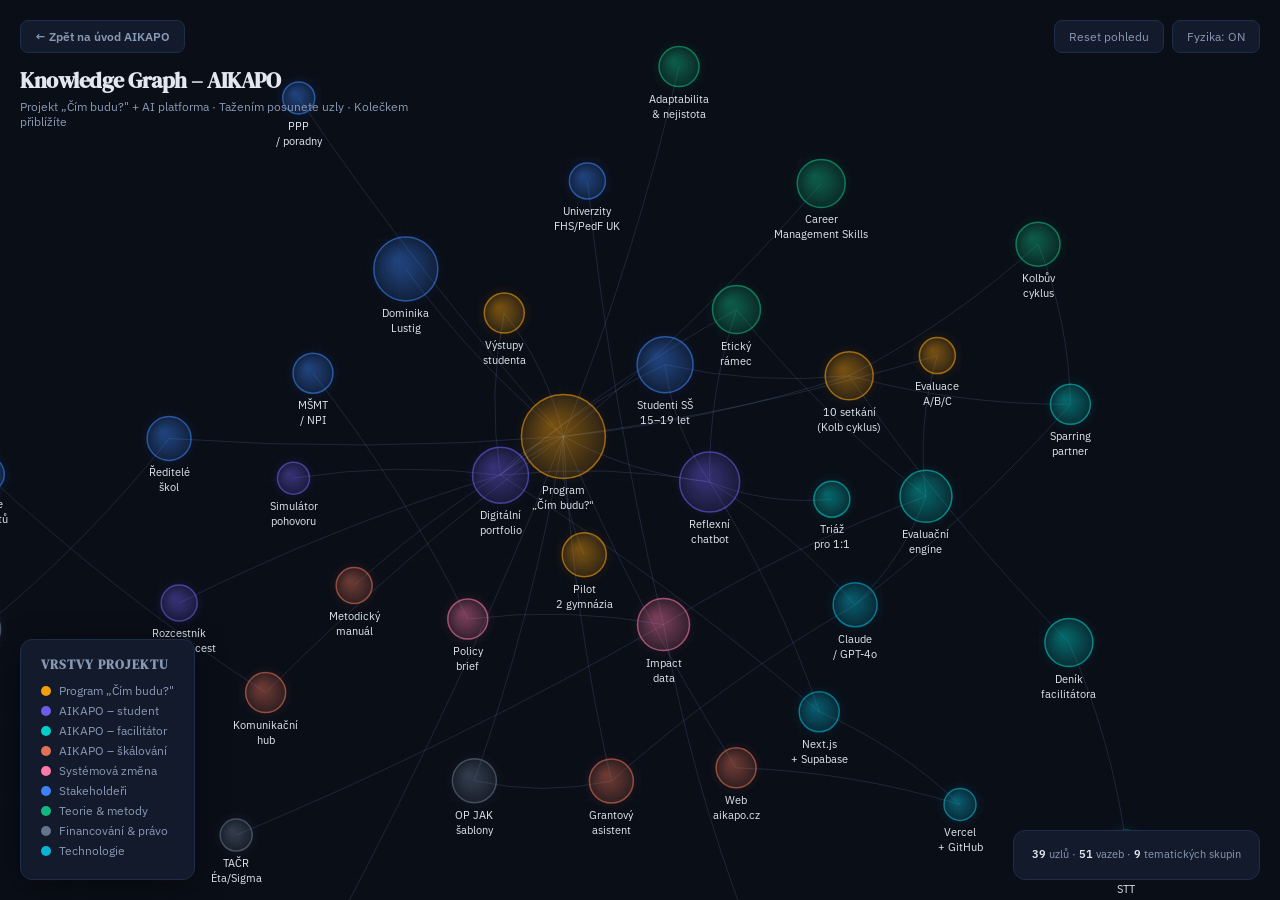
<file: Knowledge-Graph-AIKAPO.html>
<!DOCTYPE html>
<html lang="cs">

<head>
  <meta charset="UTF-8">
  <meta name="viewport" content="width=device-width, initial-scale=1.0">
  <title>Knowledge Graph – AIKAPO / Čím budu?</title>
  <link
    href="https://fonts.googleapis.com/css2?family=DM+Serif+Display&family=IBM+Plex+Sans:wght@300;400;500;600&display=swap"
    rel="stylesheet">
  <style>
    :root {
      --bg: #0a0e17;
      --surface: #131a2b;
      --surface-hover: #1a2540;
      --border: #1e2d4a;
      --text: #e2e8f0;
      --text-muted: #8899b4;
    }

    * {
      margin: 0;
      padding: 0;
      box-sizing: border-box;
    }

    body {
      background: var(--bg);
      color: var(--text);
      font-family: 'IBM Plex Sans', sans-serif;
      overflow: hidden;
      height: 100vh;
      width: 100vw;
    }

    canvas {
      display: block;
    }

    #tooltip {
      position: absolute;
      display: none;
      background: var(--surface);
      border: 1px solid var(--border);
      border-radius: 10px;
      padding: 14px 18px;
      max-width: 400px;
      pointer-events: none;
      z-index: 100;
      box-shadow: 0 12px 40px rgba(0, 0, 0, 0.5);
    }

    #tooltip h3 {
      font-family: 'DM Serif Display', serif;
      font-size: 15px;
      margin-bottom: 6px;
    }

    #tooltip p {
      font-size: 12px;
      line-height: 1.5;
      color: var(--text-muted);
    }

    #tooltip .tag {
      display: inline-block;
      font-size: 10px;
      font-weight: 600;
      text-transform: uppercase;
      letter-spacing: 0.5px;
      padding: 2px 8px;
      border-radius: 4px;
      margin-top: 8px;
    }

    #legend {
      position: absolute;
      bottom: 20px;
      left: 20px;
      background: var(--surface);
      border: 1px solid var(--border);
      border-radius: 12px;
      padding: 16px 20px;
      z-index: 50;
      box-shadow: 0 8px 32px rgba(0, 0, 0, 0.4);
    }

    #legend h4 {
      font-family: 'DM Serif Display', serif;
      font-size: 13px;
      margin-bottom: 10px;
      color: var(--text-muted);
      text-transform: uppercase;
      letter-spacing: 1px;
    }

    .legend-item {
      display: flex;
      align-items: center;
      gap: 8px;
      margin-bottom: 5px;
      font-size: 12px;
      color: var(--text-muted);
      cursor: pointer;
      transition: color 0.2s;
    }

    .legend-item:hover {
      color: var(--text);
    }

    .legend-dot {
      width: 10px;
      height: 10px;
      border-radius: 50%;
      flex-shrink: 0;
    }

    .kg-back {
      display: inline-flex;
      align-items: center;
      gap: 6px;
      font-size: 12px;
      font-weight: 600;
      color: var(--text-muted);
      text-decoration: none;
      margin-bottom: 12px;
      padding: 8px 14px;
      border-radius: 8px;
      border: 1px solid var(--border);
      background: var(--surface);
      transition: color 0.2s, background 0.2s, border-color 0.2s;
    }

    .kg-back:hover {
      color: var(--text);
      background: var(--surface-hover);
      border-color: #2a3f66;
    }

    #title-bar {
      position: absolute;
      top: 20px;
      left: 20px;
      z-index: 50;
      max-width: min(420px, calc(100vw - 40px));
    }

    #title-bar h1 {
      font-family: 'DM Serif Display', serif;
      font-size: 22px;
      letter-spacing: -0.5px;
    }

    #title-bar p {
      font-size: 12px;
      color: var(--text-muted);
      margin-top: 4px;
    }

    #controls {
      position: absolute;
      top: 20px;
      right: 20px;
      display: flex;
      gap: 8px;
      z-index: 50;
    }

    .ctrl-btn {
      background: var(--surface);
      border: 1px solid var(--border);
      color: var(--text-muted);
      border-radius: 8px;
      padding: 8px 14px;
      font-size: 12px;
      font-family: 'IBM Plex Sans', sans-serif;
      cursor: pointer;
      transition: all 0.2s;
    }

    .ctrl-btn:hover {
      background: var(--surface-hover);
      color: var(--text);
    }

    #stats {
      position: absolute;
      bottom: 20px;
      right: 20px;
      background: var(--surface);
      border: 1px solid var(--border);
      border-radius: 12px;
      padding: 14px 18px;
      z-index: 50;
      font-size: 11px;
      color: var(--text-muted);
      line-height: 1.8;
    }

    #stats strong {
      color: var(--text);
      font-weight: 600;
    }
  </style>
</head>

<body>

  <canvas id="graph"></canvas>

  <div id="title-bar">
    <a href="index.html" class="kg-back">← Zpět na úvod AIKAPO</a>
    <h1>Knowledge Graph – AIKAPO</h1>
    <p>Projekt „Čím budu?" + AI platforma · Tažením posunete uzly · Kolečkem přiblížíte</p>
  </div>

  <div id="controls">
    <button class="ctrl-btn" onclick="resetView()">Reset pohledu</button>
    <button class="ctrl-btn" id="physicsBtn" onclick="togglePhysics()">Fyzika: ON</button>
  </div>

  <div id="legend">
    <h4>Vrstvy projektu</h4>
    <div class="legend-item" data-group="program">
      <div class="legend-dot" style="background:#f59e0b"></div>Program „Čím budu?"
    </div>
    <div class="legend-item" data-group="student">
      <div class="legend-dot" style="background:#6c5ce7"></div>AIKAPO – student
    </div>
    <div class="legend-item" data-group="facilitator">
      <div class="legend-dot" style="background:#00cec9"></div>AIKAPO – facilitátor
    </div>
    <div class="legend-item" data-group="scaling">
      <div class="legend-dot" style="background:#e17055"></div>AIKAPO – škálování
    </div>
    <div class="legend-item" data-group="system">
      <div class="legend-dot" style="background:#fd79a8"></div>Systémová změna
    </div>
    <div class="legend-item" data-group="stakeholder">
      <div class="legend-dot" style="background:#3b82f6"></div>Stakeholdeři
    </div>
    <div class="legend-item" data-group="theory">
      <div class="legend-dot" style="background:#10b981"></div>Teorie & metody
    </div>
    <div class="legend-item" data-group="finance">
      <div class="legend-dot" style="background:#64748b"></div>Financování & právo
    </div>
    <div class="legend-item" data-group="tech">
      <div class="legend-dot" style="background:#06b6d4"></div>Technologie
    </div>
  </div>

  <div id="stats">
    <strong id="s-nodes">0</strong> uzlů · <strong id="s-edges">0</strong> vazeb · <strong>9</strong> tematických skupin
  </div>

  <div id="tooltip">
    <h3 id="tt-title"></h3>
    <p id="tt-desc"></p>
    <span class="tag" id="tt-tag"></span>
  </div>

  <script>
    const canvas = document.getElementById('graph');
    const ctx = canvas.getContext('2d');
    const tooltip = document.getElementById('tooltip');
    let W, H, dpr;

    function resize() {
      dpr = window.devicePixelRatio || 1;
      W = window.innerWidth;
      H = window.innerHeight;
      canvas.width = W * dpr;
      canvas.height = H * dpr;
      canvas.style.width = W + 'px';
      canvas.style.height = H + 'px';
      ctx.setTransform(dpr, 0, 0, dpr, 0, 0);
    }
    window.addEventListener('resize', resize);
    resize();

    const colors = {
      program: '#f59e0b',
      student: '#6c5ce7',
      facilitator: '#00cec9',
      scaling: '#e17055',
      system: '#fd79a8',
      stakeholder: '#3b82f6',
      theory: '#10b981',
      finance: '#64748b',
      tech: '#06b6d4'
    };

    // ===== NODES =====
    const nodes = [
      // Program „Čím budu?"
      { id: 'cimbudu', label: 'Program\n„Čím budu?"', group: 'program', size: 42, desc: 'Skupinový kariérový program pro SŠ. 10 setkání/rok, 2,5 h, skupina 10–16. Pilot na 2 gymnáziích.' },
      { id: 'pilot', label: 'Pilot\n2 gymnázia', group: 'program', size: 22, desc: '10 sezení × 2,5 h, 1× měsíčně. Pozorování: skupina funguje lépe než 1:1, studenti chodí čím dál víc.' },
      { id: 'setkani', label: '10 setkání\n(Kolb cyklus)', group: 'program', size: 24, desc: 'Zkušenost → reflexe → zobecnění → aplikace. Témata: hodnoty, zájmy, odolnost, silné stránky, trh práce.' },
      { id: 'vystupy', label: 'Výstupy\nstudenta', group: 'program', size: 20, desc: 'Akční plán (kroky, termíny), profesní portfolio, CV, motivační dopis, 1–3 kariérní cesty.' },
      { id: 'evaluace', label: 'Evaluace\nA/B/C', group: 'program', size: 18, desc: 'A) Proces (docházka, bezpečí). B) Krátkodobě (pre/post, artefakty). C) Follow-up 3/6/12 měs.' },

      // AIKAPO – student
      { id: 'chatbot', label: 'Reflexní\nchatbot', group: 'student', size: 30, desc: 'AI chatbot mezi setkáními. 2–3 reflexní otázky po setkání. Student odpovídá, bot parafrázuje. Nediagnostikuje.' },
      { id: 'portfolio', label: 'Digitální\nportfolio', group: 'student', size: 28, desc: 'Živý dokument: hodnoty, silné stránky, akční plán, CV, motivační dopis. AI pomáhá formulovat.' },
      { id: 'rozcestnik', label: 'Rozcestník\nkariérních cest', group: 'student', size: 18, desc: 'Na základě hodnot/zájmů/silných stránek nabídne 3–5 oborů. Zdroje: Infoabsolvent, Atlas školství.' },
      { id: 'simulator', label: 'Simulátor\npohovoru', group: 'student', size: 16, desc: 'AI hraje zaměstnavatele. Zpětná vazba na strukturu odpovědi, ne na „správnost".' },

      // AIKAPO – facilitátor
      { id: 'eval-engine', label: 'Evaluační\nengine', group: 'facilitator', size: 26, desc: 'Automatické zpracování pre/post dotazníků. AI kódování otevřených odpovědí. Dashboard + PDF report.' },
      { id: 'denik', label: 'Deník\nfacilitátora', group: 'facilitator', size: 24, desc: 'Hlasová poznámka → Whisper přepis → AI extrakce témat, dynamiky, signálů → návrh úprav.' },
      { id: 'triaz', label: 'Triáž\npro 1:1', group: 'facilitator', size: 18, desc: '5–7 otázek po setkání. Identifikuje studenty s vyšší potřebou individuální podpory. Dobrovolné.' },
      { id: 'sparring', label: 'Sparring\npartner', group: 'facilitator', size: 20, desc: 'AI pomáhá připravit setkání: struktura podle Kolba, aktivity, reflexní otázky, pracovní listy.' },

      // AIKAPO – škálování
      { id: 'grant-ai', label: 'Grantový\nasistent', group: 'scaling', size: 22, desc: 'AI draft grantové žádosti / závěrečné zprávy. Struktura, rozpočet, logický rámec, indikátory.' },
      { id: 'comm-hub', label: 'Komunikační\nhub', group: 'scaling', size: 20, desc: 'AI šablony e-mailů, letáky, FAQ chatbot na webu. Automatizace administrativy pro 6+ škol.' },
      { id: 'manual', label: 'Metodický\nmanuál', group: 'scaling', size: 18, desc: 'AI generování a údržba manuálu pro nové facilitátory. Verzování, kontrola konzistence.' },
      { id: 'web', label: 'Web\naikapo.cz', group: 'scaling', size: 20, desc: 'Landing page na GitHub Pages. Hero, srovnání, moduly, etika, roadmap, kontakt.' },

      // Systémová změna
      { id: 'impact', label: 'Impact\ndata', group: 'system', size: 26, desc: 'Agregované anonymizované výsledky. Posun kompetencí, spokojenost, follow-up. Evidence base.' },
      { id: 'policy', label: 'Policy\nbrief', group: 'system', size: 20, desc: 'Jednostránkový dokument: problém + řešení + výsledky + doporučení. Pro stůl tvůrce politik.' },
      { id: 'benchmark', label: 'Benchmarking\nškolamezi', group: 'system', size: 16, desc: 'Srovnání výsledků mezi školami, ročníky, regiony. Data pro výzkumníky.' },

      // Stakeholdeři
      { id: 'dominika', label: 'Dominika\nLustig', group: 'stakeholder', size: 32, desc: 'Autorka programu. Propojení pedagogiky a HR. FHS UK – kariérové poradenství. Supervizní výcvik TA.' },
      { id: 'studenti', label: 'Studenti SŠ\n15–19 let', group: 'stakeholder', size: 28, desc: 'Primární cílová skupina. Gen Z: hledá smysl, zažívá stres z kariéry, potřebuje mentoring a skupinu.' },
      { id: 'reditele', label: 'Ředitelé\nškol', group: 'stakeholder', size: 22, desc: 'Rozhodují o zapojení. Potřebují: data, RVP pokrytí, financování z šablon, referenci od kolegy.' },
      { id: 'rodice', label: 'Rodiče\nstudentů', group: 'stakeholder', size: 18, desc: 'Nejsilnější vliv na kariérní rozhodování. Často zdroj tlaku. Program: dopis, workshop, FAQ.' },
      { id: 'msmt', label: 'MŠMT\n/ NPI', group: 'stakeholder', size: 20, desc: 'Tvůrci politik. Cíl: policy brief s daty, doporučení pro systémovou podporu KP.' },
      { id: 'ppp', label: 'PPP\n/ poradny', group: 'stakeholder', size: 16, desc: 'Pedagogicko-psychologické poradny. Pokud PPP doporučí program, multiplikační efekt.' },
      { id: 'univerzity', label: 'Univerzity\nFHS/PedF UK', group: 'stakeholder', size: 18, desc: 'Akademická legitimita. Výzkum na datech. Diplomové/disertační práce. Nezávislá evaluace.' },

      // Teorie & metody
      { id: 'kolb', label: 'Kolbův\ncyklus', group: 'theory', size: 22, desc: 'Zážitek → reflexe → zobecnění → aplikace. Základ každého z 10 setkání programu.' },
      { id: 'cms', label: 'Career\nManagement Skills', group: 'theory', size: 24, desc: 'OECD framework: porozumění sobě, orientace v možnostech, rozhodování, plánování, adaptace.' },
      { id: 'adaptabilita', label: 'Adaptabilita\n& nejistota', group: 'theory', size: 20, desc: 'Dweck (growth mindset), Duckworth (grit). Nejistota jako přirozený stav, ne problém.' },
      { id: 'etika', label: 'Etický\nrámec', group: 'theory', size: 24, desc: '6 principů: transparentnost, autonomie, bezpečí dat, hranice AI, rovný přístup, supervize.' },

      // Financování
      { id: 'opjak', label: 'OP JAK\nšablony', group: 'finance', size: 22, desc: '1.III/5 (kariérový poradce) + 1.III/10 (inovativní vzdělávání, 20 000 Kč/pololetí).' },
      { id: 'erasmus', label: 'Erasmus+\nKA2', group: 'finance', size: 18, desc: 'Mezinárodní konsorcium. 100 000–400 000 EUR. Partner z Finska/Švédska. Horizont 12–18 měsíců.' },
      { id: 'tacr', label: 'TAČR\nÉta/Sigma', group: 'finance', size: 16, desc: 'Aplikovaný výzkum AI ve vzdělávání. 1–10 mil. Kč. Spolupráce s univerzitou.' },
      { id: 'licence', label: 'SaaS\nlicence', group: 'finance', size: 20, desc: '15 000–30 000 Kč/škola/rok. Break-even: 8–10 škol. Sociální korekce pro znevýhodněné regiony.' },

      // Technologie
      { id: 'claude', label: 'Claude\n/ GPT-4o', group: 'tech', size: 22, desc: 'LLM pro chatbot, portfolio asistenci, evaluaci, grantového asistenta. Custom system prompty.' },
      { id: 'whisper', label: 'Whisper\nSTT', group: 'tech', size: 16, desc: 'Speech-to-text pro deník facilitátora. Hlasové poznámky → přepis → AI extrakce.' },
      { id: 'nextjs', label: 'Next.js\n+ Supabase', group: 'tech', size: 20, desc: 'Frontend: Next.js (React, SSR). Backend: API Routes. DB: Supabase (PostgreSQL + Auth).' },
      { id: 'vercel', label: 'Vercel\n+ GitHub', group: 'tech', size: 16, desc: 'Hosting: Vercel (frontend). CI/CD: GitHub Actions. Monitoring: Sentry + Plausible.' },
    ];

    // ===== EDGES =====
    const edges = [
      // Program jádro
      { from: 'cimbudu', to: 'pilot', label: 'ověřeno', strength: 3 },
      { from: 'cimbudu', to: 'setkani', label: 'struktura', strength: 3 },
      { from: 'cimbudu', to: 'vystupy', label: 'produkuje', strength: 2.5 },
      { from: 'cimbudu', to: 'evaluace', label: 'měří', strength: 2 },
      { from: 'setkani', to: 'kolb', label: 'metodika', strength: 3 },
      { from: 'cimbudu', to: 'cms', label: 'framework', strength: 2.5 },
      { from: 'cimbudu', to: 'adaptabilita', label: 'pilíř', strength: 2 },

      // Program → AIKAPO student
      { from: 'cimbudu', to: 'chatbot', label: 'AI rozšíření', strength: 3.5 },
      { from: 'cimbudu', to: 'portfolio', label: 'digitalizace', strength: 3 },
      { from: 'vystupy', to: 'portfolio', label: 'digitální verze', strength: 3 },
      { from: 'chatbot', to: 'portfolio', label: 'ukládá reflexe', strength: 2 },
      { from: 'portfolio', to: 'rozcestnik', label: 'data studenta', strength: 2 },
      { from: 'portfolio', to: 'simulator', label: 'CV + příprava', strength: 1.5 },

      // Program → AIKAPO facilitátor
      { from: 'evaluace', to: 'eval-engine', label: 'automatizace', strength: 3 },
      { from: 'setkani', to: 'denik', label: 'po setkání', strength: 2.5 },
      { from: 'setkani', to: 'sparring', label: 'příprava', strength: 2 },
      { from: 'chatbot', to: 'triaz', label: 'signály', strength: 2 },
      { from: 'sparring', to: 'kolb', label: 'podle Kolba', strength: 2 },

      // AIKAPO škálování
      { from: 'cimbudu', to: 'grant-ai', label: 'financování', strength: 2 },
      { from: 'cimbudu', to: 'comm-hub', label: 'komunikace', strength: 1.5 },
      { from: 'cimbudu', to: 'manual', label: 'škálování', strength: 2 },
      { from: 'cimbudu', to: 'web', label: 'prezentace', strength: 1.5 },

      // Systémová změna
      { from: 'eval-engine', to: 'impact', label: 'generuje data', strength: 3 },
      { from: 'impact', to: 'policy', label: 'argumentace', strength: 2.5 },
      { from: 'impact', to: 'benchmark', label: 'srovnání', strength: 2 },
      { from: 'policy', to: 'msmt', label: 'doručeno', strength: 2.5 },

      // Stakeholdeři
      { from: 'dominika', to: 'cimbudu', label: 'autorka', strength: 4 },
      { from: 'studenti', to: 'chatbot', label: 'používá', strength: 3 },
      { from: 'studenti', to: 'portfolio', label: 'plní', strength: 2.5 },
      { from: 'studenti', to: 'setkani', label: 'účastní se', strength: 3 },
      { from: 'reditele', to: 'cimbudu', label: 'schvalují', strength: 2.5 },
      { from: 'rodice', to: 'comm-hub', label: 'FAQ, letáky', strength: 1.5 },
      { from: 'univerzity', to: 'impact', label: 'výzkum', strength: 2 },
      { from: 'ppp', to: 'cimbudu', label: 'doporučují', strength: 1.5 },

      // Etika
      { from: 'etika', to: 'chatbot', label: 'reguluje', strength: 2.5 },
      { from: 'etika', to: 'portfolio', label: 'GDPR', strength: 2 },
      { from: 'etika', to: 'eval-engine', label: 'anonymizace', strength: 2 },

      // Financování
      { from: 'opjak', to: 'cimbudu', label: 'financuje', strength: 2.5 },
      { from: 'opjak', to: 'grant-ai', label: 'pomáhá psát', strength: 1.5 },
      { from: 'erasmus', to: 'cimbudu', label: 'mezinárodní', strength: 1.5 },
      { from: 'tacr', to: 'impact', label: 'výzkumný grant', strength: 1.5 },
      { from: 'licence', to: 'reditele', label: 'platí škola', strength: 2 },

      // Technologie
      { from: 'claude', to: 'chatbot', label: 'LLM', strength: 3 },
      { from: 'claude', to: 'sparring', label: 'LLM', strength: 2 },
      { from: 'claude', to: 'eval-engine', label: 'kódování', strength: 2 },
      { from: 'claude', to: 'grant-ai', label: 'drafting', strength: 2 },
      { from: 'whisper', to: 'denik', label: 'přepis hlasu', strength: 3 },
      { from: 'nextjs', to: 'portfolio', label: 'frontend', strength: 2 },
      { from: 'nextjs', to: 'chatbot', label: 'frontend', strength: 2 },
      { from: 'vercel', to: 'web', label: 'hosting', strength: 2 },
      { from: 'vercel', to: 'nextjs', label: 'deploy', strength: 2 },
    ];

    document.getElementById('s-nodes').textContent = nodes.length;
    document.getElementById('s-edges').textContent = edges.length;

    let cx = W / 2, cy = H / 2;

    const groupPositions = {
      program: { x: 0, y: -40 },
      student: { x: -280, y: 60 },
      facilitator: { x: 260, y: 60 },
      scaling: { x: -180, y: 260 },
      system: { x: 180, y: 260 },
      stakeholder: { x: -400, y: -160 },
      theory: { x: 350, y: -180 },
      finance: { x: -370, y: 310 },
      tech: { x: 370, y: 310 },
    };

    nodes.forEach(n => {
      const gp = groupPositions[n.group];
      const sameGroup = nodes.filter(nn => nn.group === n.group);
      const idx = sameGroup.indexOf(n);
      const angle = (idx / sameGroup.length) * Math.PI * 2 + Math.random() * 0.3;
      const r = 30 + Math.random() * 60;
      n.x = cx + gp.x + Math.cos(angle) * r;
      n.y = cy + gp.y + Math.sin(angle) * r;
      n.vx = 0;
      n.vy = 0;
    });

    let physicsOn = true;
    let hoveredNode = null;
    let dragNode = null;
    let panX = 0, panY = 0;
    let zoom = 1;
    let isPanning = false;
    let animFrame = 0;

    function screenToWorld(sx, sy) {
      return { x: (sx - panX) / zoom, y: (sy - panY) / zoom };
    }

    function simulate() {
      if (!physicsOn) return;
      const repulsion = 12000;
      const edgeSpring = 0.003;
      const damping = 0.80;
      const centerPull = 0.0003;

      for (let i = 0; i < nodes.length; i++) {
        const a = nodes[i];
        for (let j = i + 1; j < nodes.length; j++) {
          const b = nodes[j];
          let dx = a.x - b.x;
          let dy = a.y - b.y;
          let dist = Math.sqrt(dx * dx + dy * dy) || 1;
          let force = repulsion / (dist * dist);
          let fx = (dx / dist) * force;
          let fy = (dy / dist) * force;
          a.vx += fx; a.vy += fy;
          b.vx -= fx; b.vy -= fy;
        }
        a.vx += (cx - a.x) * centerPull;
        a.vy += (cy - a.y) * centerPull;
      }

      edges.forEach(e => {
        const a = nodes.find(n => n.id === e.from);
        const b = nodes.find(n => n.id === e.to);
        if (!a || !b) return;
        let dx = b.x - a.x;
        let dy = b.y - a.y;
        let dist = Math.sqrt(dx * dx + dy * dy) || 1;
        let ideal = 140 / (e.strength || 1);
        let force = (dist - ideal) * edgeSpring * (e.strength || 1);
        let fx = (dx / dist) * force;
        let fy = (dy / dist) * force;
        a.vx += fx; a.vy += fy;
        b.vx -= fx; b.vy -= fy;
      });

      nodes.forEach(n => {
        if (n === dragNode) return;
        n.vx *= damping;
        n.vy *= damping;
        n.x += n.vx;
        n.y += n.vy;
      });
    }

    function draw() {
      animFrame++;
      ctx.clearRect(0, 0, W, H);

      ctx.save();
      ctx.translate(panX, panY);
      ctx.scale(zoom, zoom);

      ctx.strokeStyle = 'rgba(30,45,74,0.3)';
      ctx.lineWidth = 0.5;
      const gridSize = 80;
      const startX = Math.floor(((-panX / zoom) - 200) / gridSize) * gridSize;
      const startY = Math.floor(((-panY / zoom) - 200) / gridSize) * gridSize;
      const endX = startX + (W / zoom) + 400;
      const endY = startY + (H / zoom) + 400;
      for (let x = startX; x < endX; x += gridSize) {
        ctx.beginPath(); ctx.moveTo(x, startY); ctx.lineTo(x, endY); ctx.stroke();
      }
      for (let y = startY; y < endY; y += gridSize) {
        ctx.beginPath(); ctx.moveTo(startX, y); ctx.lineTo(endX, y); ctx.stroke();
      }

      edges.forEach(e => {
        const a = nodes.find(n => n.id === e.from);
        const b = nodes.find(n => n.id === e.to);
        if (!a || !b) return;
        const isHighlighted = hoveredNode && (hoveredNode.id === e.from || hoveredNode.id === e.to);
        const alpha = hoveredNode ? (isHighlighted ? 0.7 : 0.06) : 0.22;
        const width = isHighlighted ? 2.5 : 1;
        ctx.beginPath();
        const midX = (a.x + b.x) / 2;
        const midY = (a.y + b.y) / 2;
        const dx = b.x - a.x;
        const dy = b.y - a.y;
        const offset = 15;
        const len = Math.sqrt(dx * dx + dy * dy) || 1;
        const cpx = midX + (-dy / len) * offset;
        const cpy = midY + (dx / len) * offset;
        ctx.moveTo(a.x, a.y);
        ctx.quadraticCurveTo(cpx, cpy, b.x, b.y);
        if (isHighlighted) {
          ctx.strokeStyle = colors[a.group];
          ctx.shadowColor = colors[a.group];
          ctx.shadowBlur = 8;
        } else {
          ctx.strokeStyle = `rgba(100,130,180,${alpha})`;
          ctx.shadowBlur = 0;
        }
        ctx.lineWidth = width;
        ctx.stroke();
        ctx.shadowBlur = 0;
        if (isHighlighted && e.label) {
          ctx.font = '600 10px IBM Plex Sans';
          ctx.fillStyle = 'rgba(226,232,240,0.85)';
          ctx.textAlign = 'center';
          ctx.fillText(e.label, cpx, cpy - 8);
        }
      });

      nodes.forEach(n => {
        const isHovered = hoveredNode === n;
        const isConnected = hoveredNode && edges.some(e =>
          (e.from === hoveredNode.id && e.to === n.id) ||
          (e.to === hoveredNode.id && e.from === n.id)
        );
        const dimmed = hoveredNode && !isHovered && !isConnected;
        const alpha = dimmed ? 0.12 : 1;
        const color = colors[n.group];
        ctx.globalAlpha = alpha;
        const pulseSize = isHovered ? 4 * Math.sin(animFrame * 0.05) : 0;
        const glowR = n.size + (isHovered ? 24 : 10) + pulseSize;
        const grd = ctx.createRadialGradient(n.x, n.y, n.size * 0.2, n.x, n.y, glowR);
        grd.addColorStop(0, color + (isHovered ? '50' : '20'));
        grd.addColorStop(1, color + '00');
        ctx.beginPath();
        ctx.arc(n.x, n.y, glowR, 0, Math.PI * 2);
        ctx.fillStyle = grd;
        ctx.fill();
        ctx.beginPath();
        ctx.arc(n.x, n.y, n.size, 0, Math.PI * 2);
        const innerGrd = ctx.createRadialGradient(n.x - n.size * 0.3, n.y - n.size * 0.3, 0, n.x, n.y, n.size);
        innerGrd.addColorStop(0, color + (isHovered ? 'cc' : '66'));
        innerGrd.addColorStop(1, color + (isHovered ? '88' : '22'));
        ctx.fillStyle = innerGrd;
        ctx.fill();
        ctx.strokeStyle = color + (isHovered ? 'ff' : '99');
        ctx.lineWidth = isHovered ? 2.5 : 1.5;
        ctx.stroke();
        const fontSize = isHovered ? 12 : 11;
        ctx.font = `${isHovered ? '600' : '400'} ${fontSize}px IBM Plex Sans`;
        ctx.fillStyle = `rgba(226,232,240,${alpha})`;
        ctx.textAlign = 'center';
        const lines = n.label.split('\n');
        lines.forEach((line, i) => {
          ctx.fillText(line, n.x, n.y + n.size + 16 + i * 15);
        });
        ctx.globalAlpha = 1;
      });

      ctx.restore();
      simulate();
      requestAnimationFrame(draw);
    }

    canvas.addEventListener('mousemove', (e) => {
      const rect = canvas.getBoundingClientRect();
      const mx = e.clientX - rect.left;
      const my = e.clientY - rect.top;
      if (dragNode) {
        const w = screenToWorld(mx, my);
        dragNode.x = w.x; dragNode.y = w.y;
        dragNode.vx = 0; dragNode.vy = 0;
        tooltip.style.display = 'none';
        return;
      }
      if (isPanning) {
        panX += e.movementX; panY += e.movementY;
        tooltip.style.display = 'none';
        return;
      }
      const w = screenToWorld(mx, my);
      let found = null;
      for (const n of nodes) {
        const dx = w.x - n.x; const dy = w.y - n.y;
        if (Math.sqrt(dx * dx + dy * dy) < n.size + 10) { found = n; break; }
      }
      hoveredNode = found;
      canvas.style.cursor = found ? 'grab' : 'default';
      if (found) {
        document.getElementById('tt-title').textContent = found.label.replace('\n', ' ');
        document.getElementById('tt-desc').textContent = found.desc;
        const tag = document.getElementById('tt-tag');
        tag.textContent = found.group;
        tag.style.background = colors[found.group] + '33';
        tag.style.color = colors[found.group];
        tooltip.style.display = 'block';
        let tx = mx + 18; let ty = my - 12;
        if (tx + 400 > W) tx = mx - 410;
        if (ty + 120 > H) ty = my - 120;
        tooltip.style.left = tx + 'px'; tooltip.style.top = ty + 'px';
      } else { tooltip.style.display = 'none'; }
    });

    canvas.addEventListener('mousedown', (e) => {
      const rect = canvas.getBoundingClientRect();
      const mx = e.clientX - rect.left; const my = e.clientY - rect.top;
      const w = screenToWorld(mx, my);
      for (const n of nodes) {
        const dx = w.x - n.x; const dy = w.y - n.y;
        if (Math.sqrt(dx * dx + dy * dy) < n.size + 10) {
          dragNode = n; canvas.style.cursor = 'grabbing'; return;
        }
      }
      isPanning = true; canvas.style.cursor = 'move';
    });

    canvas.addEventListener('mouseup', () => {
      dragNode = null; isPanning = false;
      canvas.style.cursor = hoveredNode ? 'grab' : 'default';
    });

    canvas.addEventListener('wheel', (e) => {
      e.preventDefault();
      const rect = canvas.getBoundingClientRect();
      const mx = e.clientX - rect.left; const my = e.clientY - rect.top;
      const delta = e.deltaY > 0 ? 0.92 : 1.08;
      const newZoom = Math.max(0.25, Math.min(4, zoom * delta));
      panX = mx - (mx - panX) * (newZoom / zoom);
      panY = my - (my - panY) * (newZoom / zoom);
      zoom = newZoom;
    }, { passive: false });

    function resetView() {
      panX = 0; panY = 0; zoom = 1;
      cx = W / 2; cy = H / 2;
      nodes.forEach(n => {
        const gp = groupPositions[n.group];
        const sameGroup = nodes.filter(nn => nn.group === n.group);
        const idx = sameGroup.indexOf(n);
        const angle = (idx / sameGroup.length) * Math.PI * 2;
        const r = 30 + Math.random() * 60;
        n.x = cx + gp.x + Math.cos(angle) * r;
        n.y = cy + gp.y + Math.sin(angle) * r;
        n.vx = 0; n.vy = 0;
      });
    }

    function togglePhysics() {
      physicsOn = !physicsOn;
      document.getElementById('physicsBtn').textContent = 'Fyzika: ' + (physicsOn ? 'ON' : 'OFF');
    }

    document.querySelectorAll('.legend-item').forEach(item => {
      item.addEventListener('click', () => {
        const group = item.dataset.group;
        const groupNodes = nodes.filter(n => n.group === group);
        if (groupNodes.length === 0) return;
        let avgX = 0, avgY = 0;
        groupNodes.forEach(n => { avgX += n.x; avgY += n.y; });
        avgX /= groupNodes.length; avgY /= groupNodes.length;
        zoom = 1.5;
        panX = W / 2 - avgX * zoom;
        panY = H / 2 - avgY * zoom;
      });
    });

    draw();
  </script>
</body>

</html>
</file>
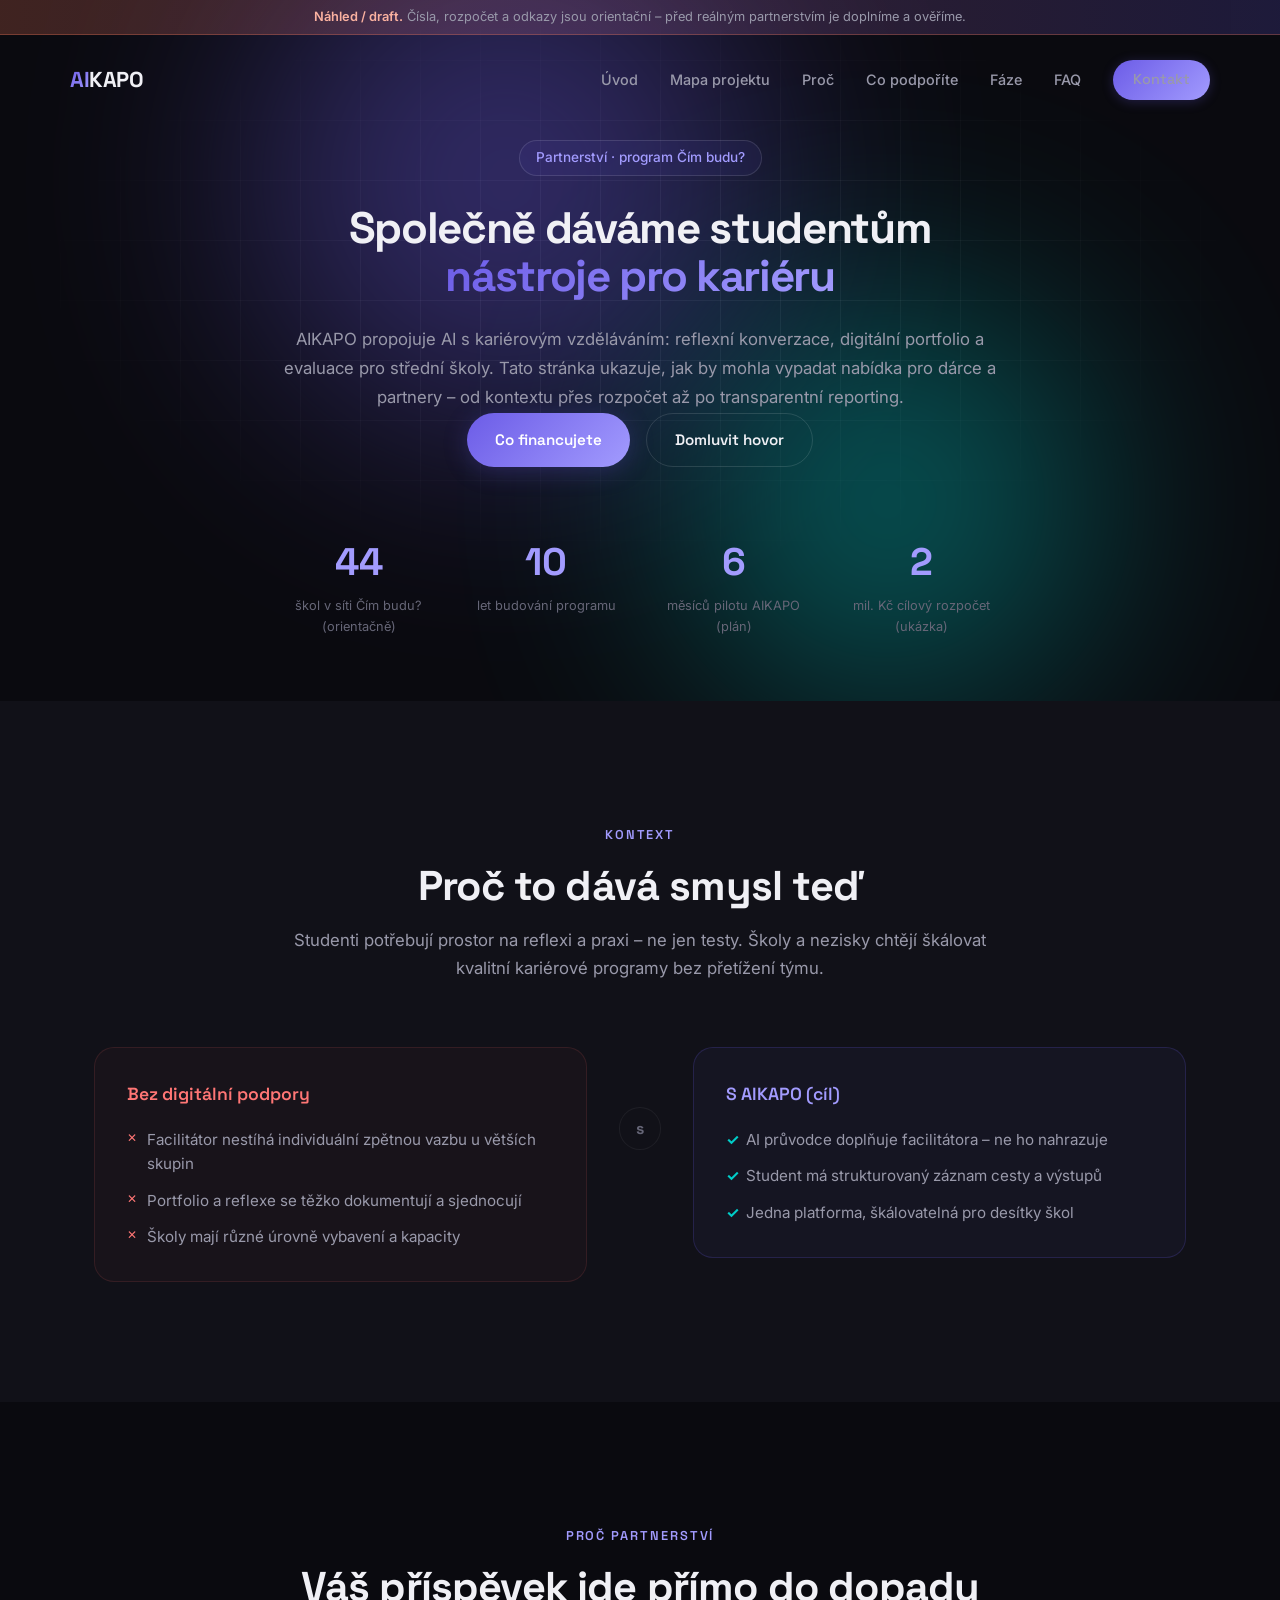
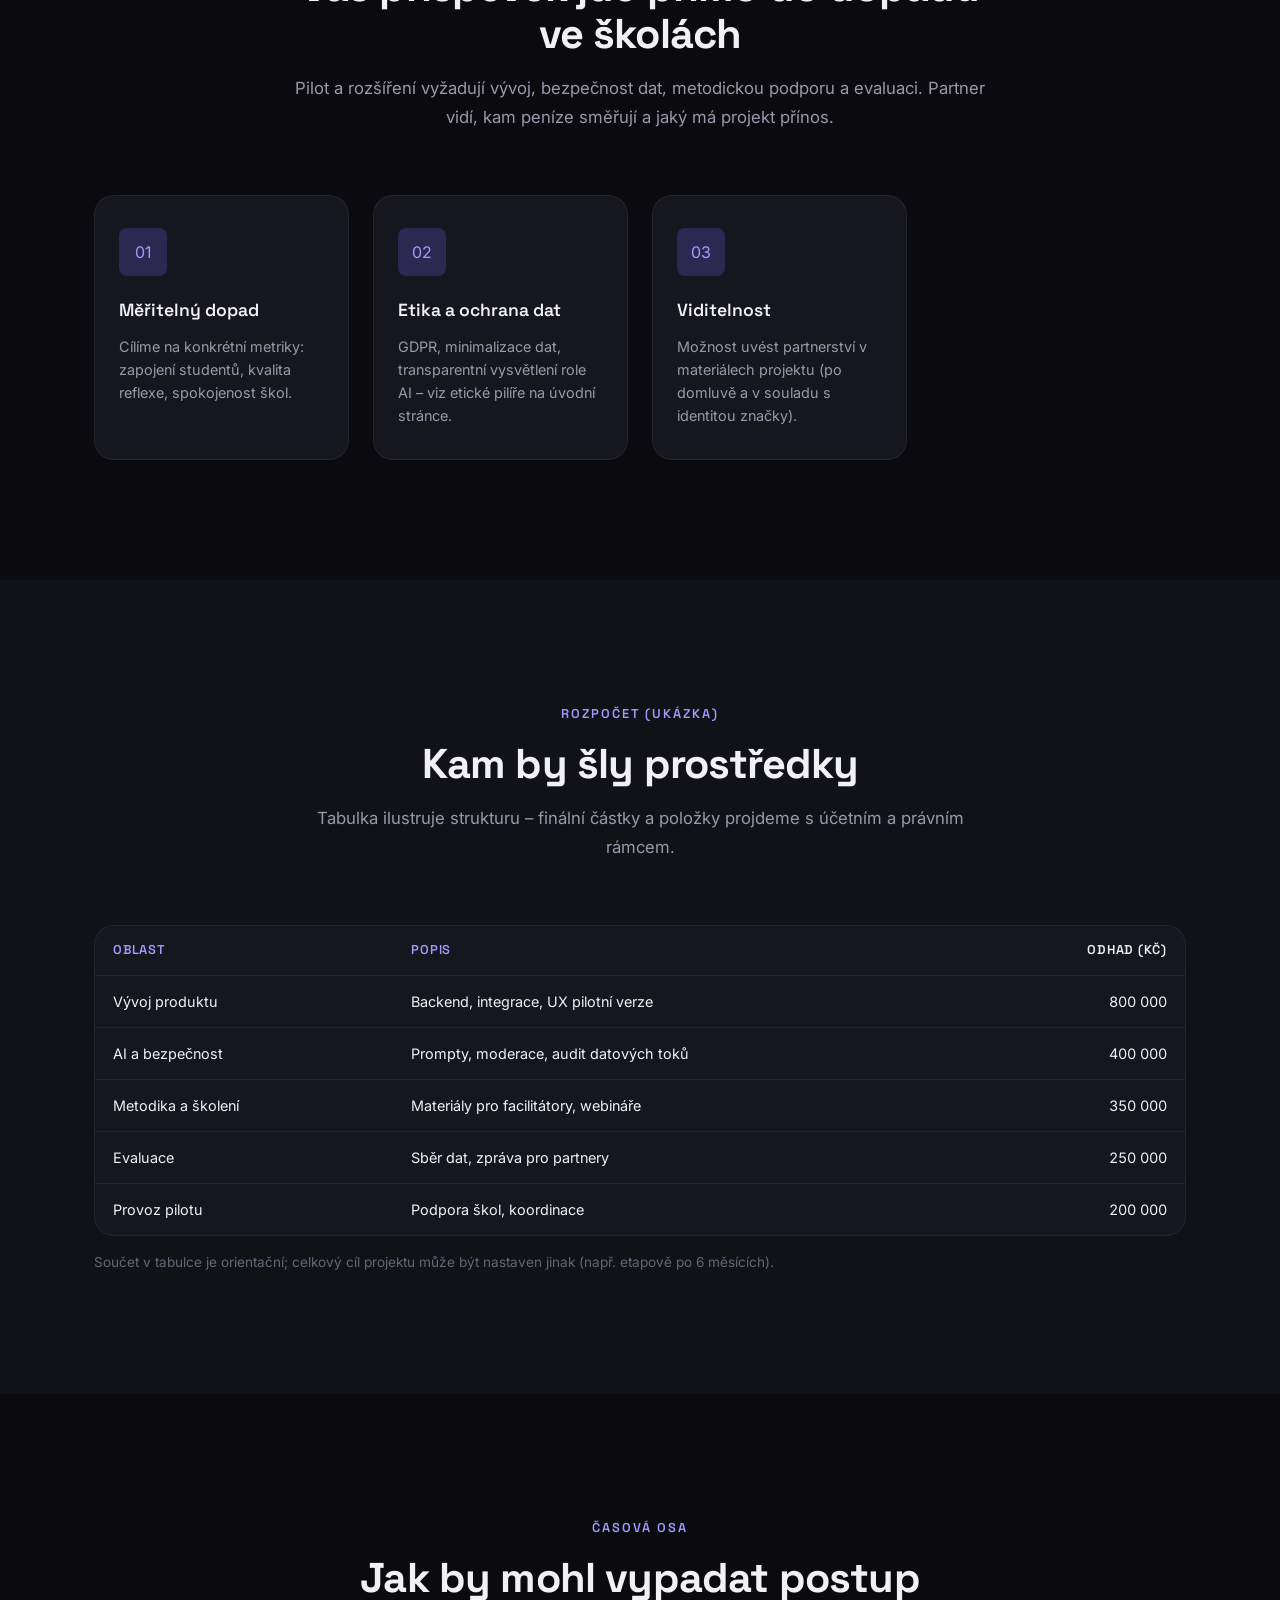
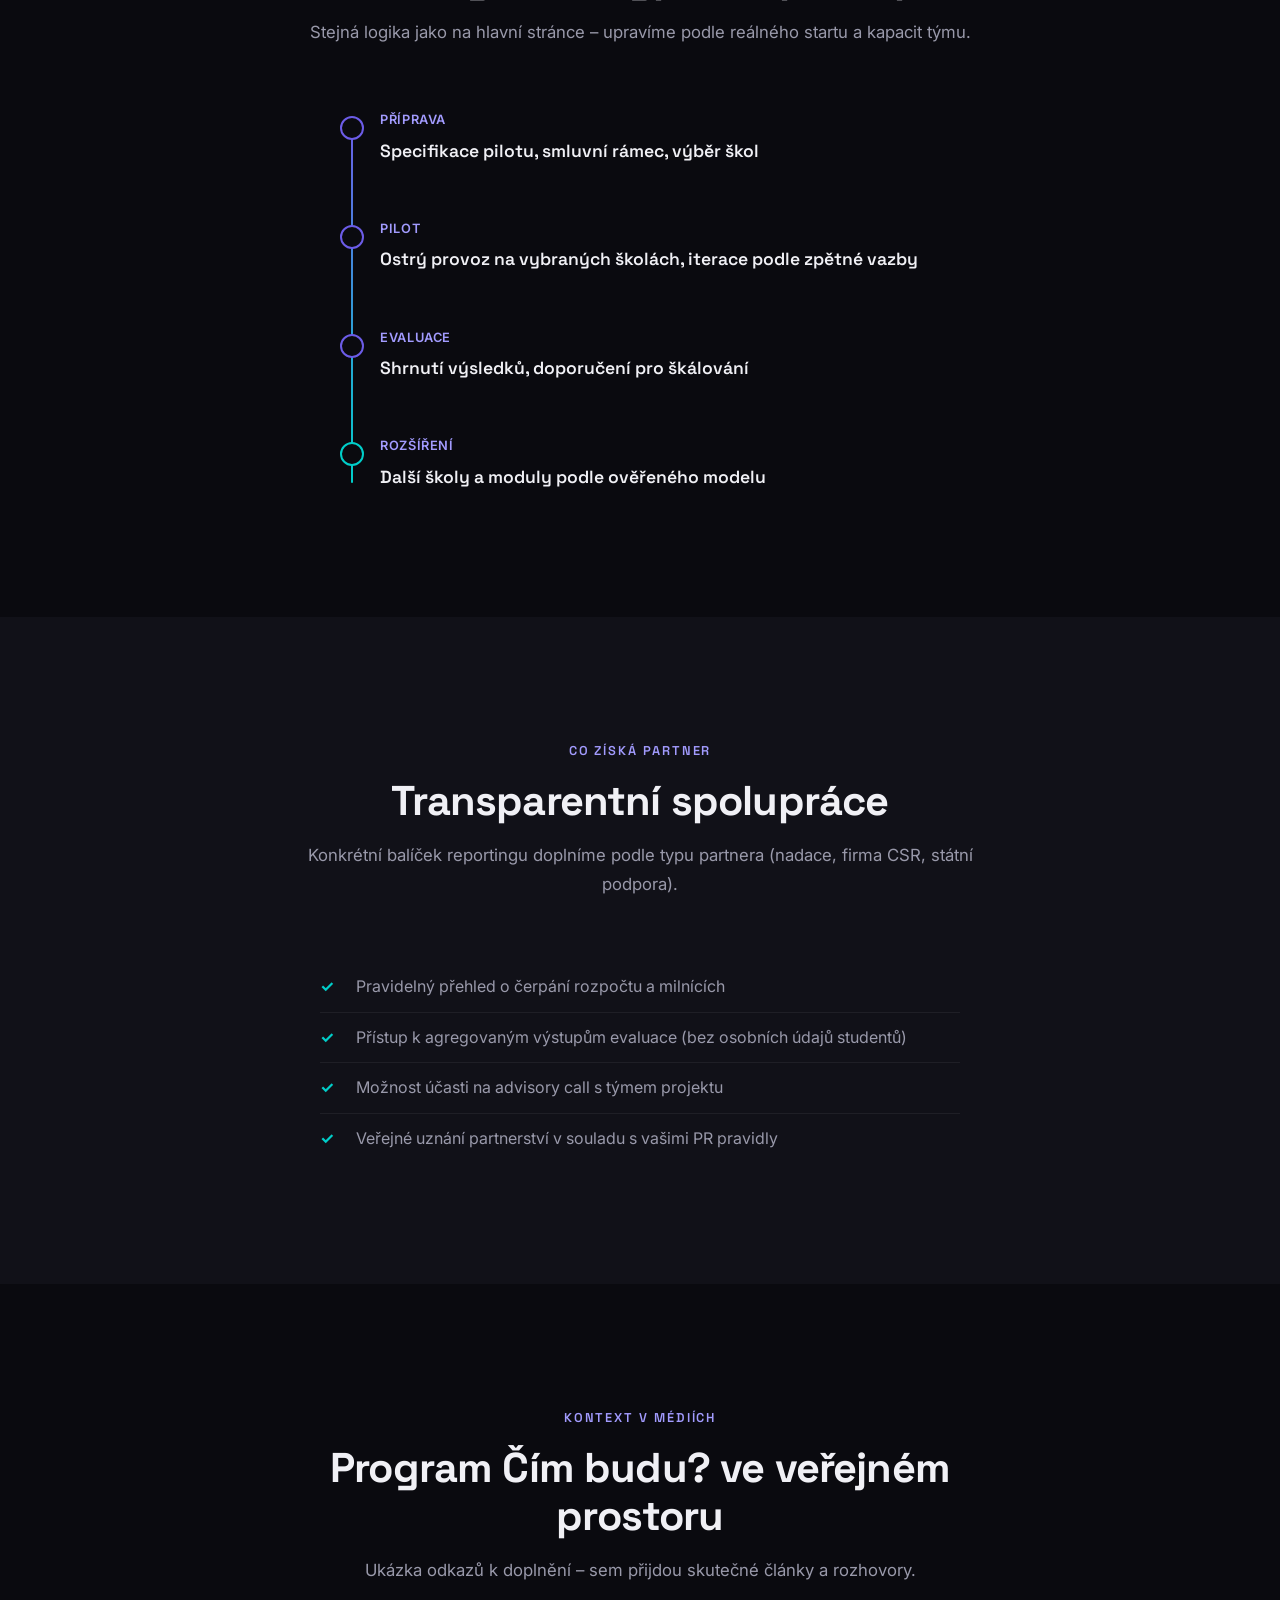
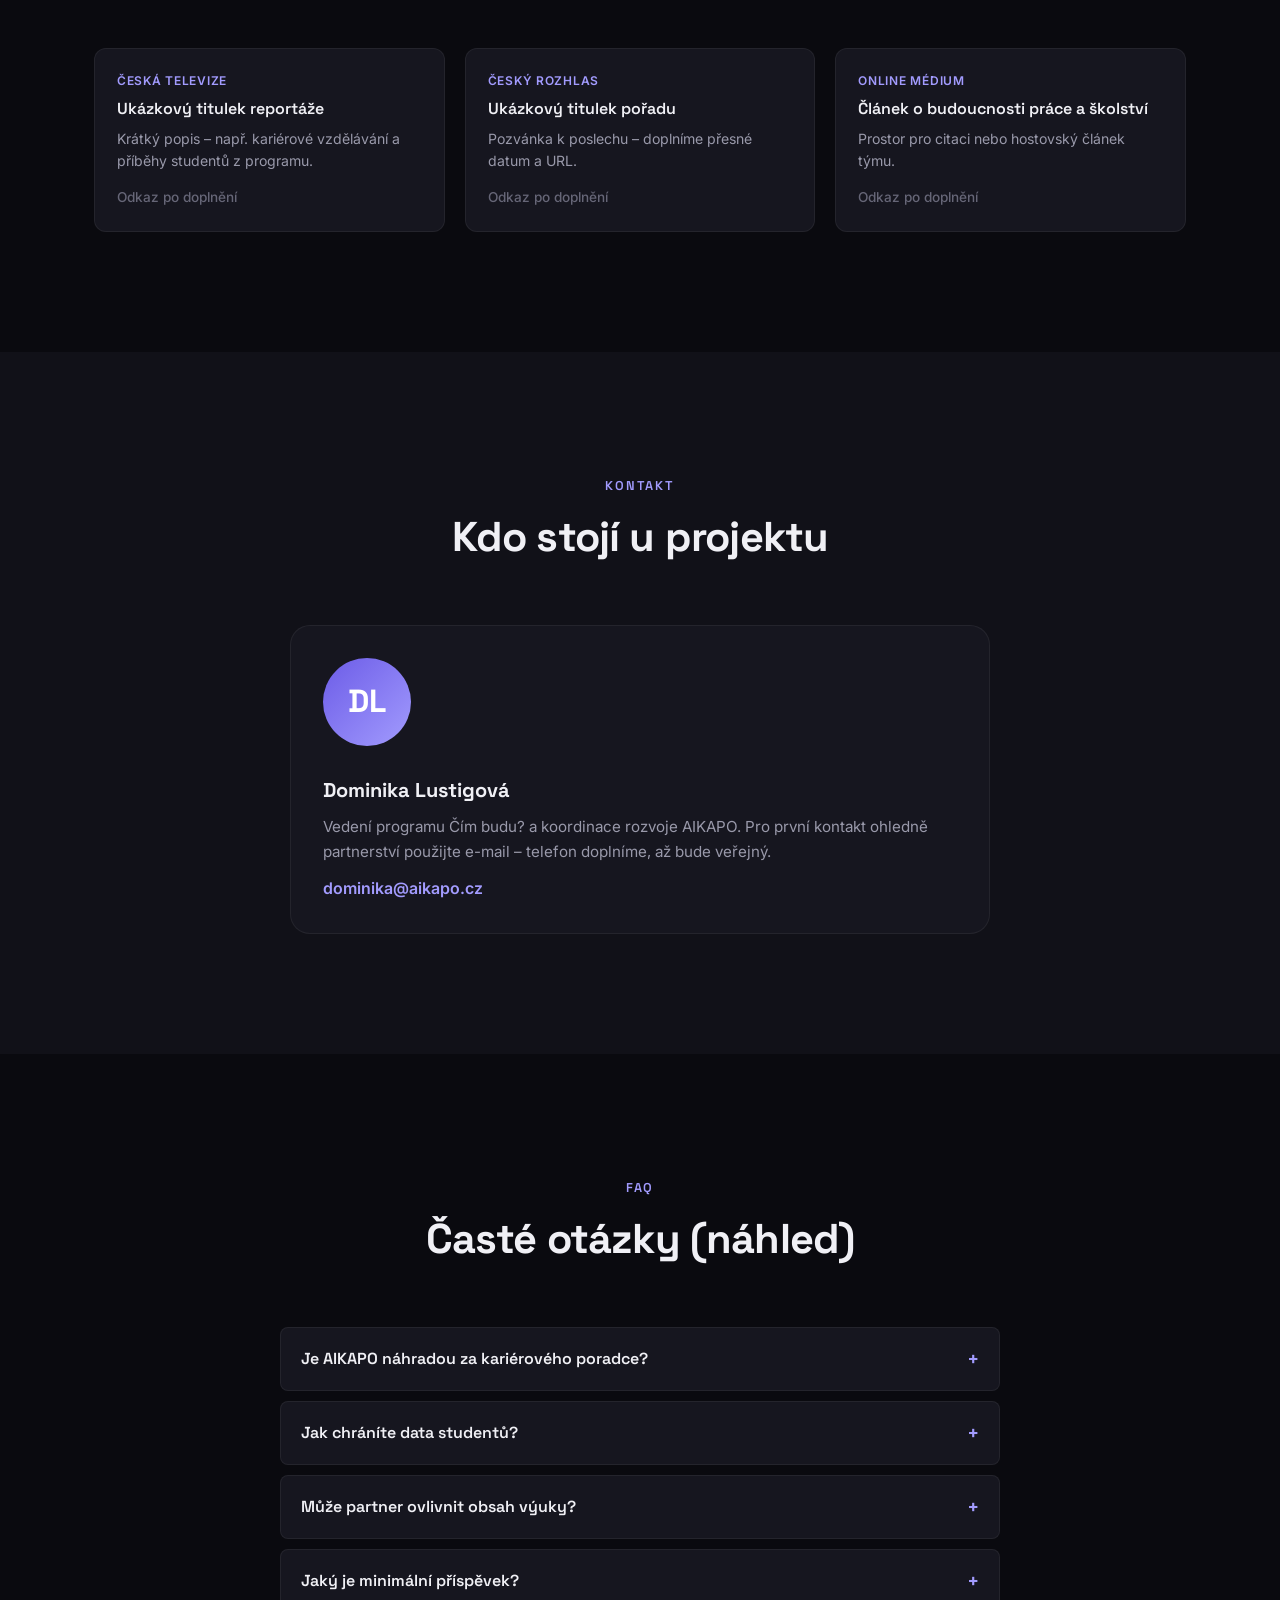
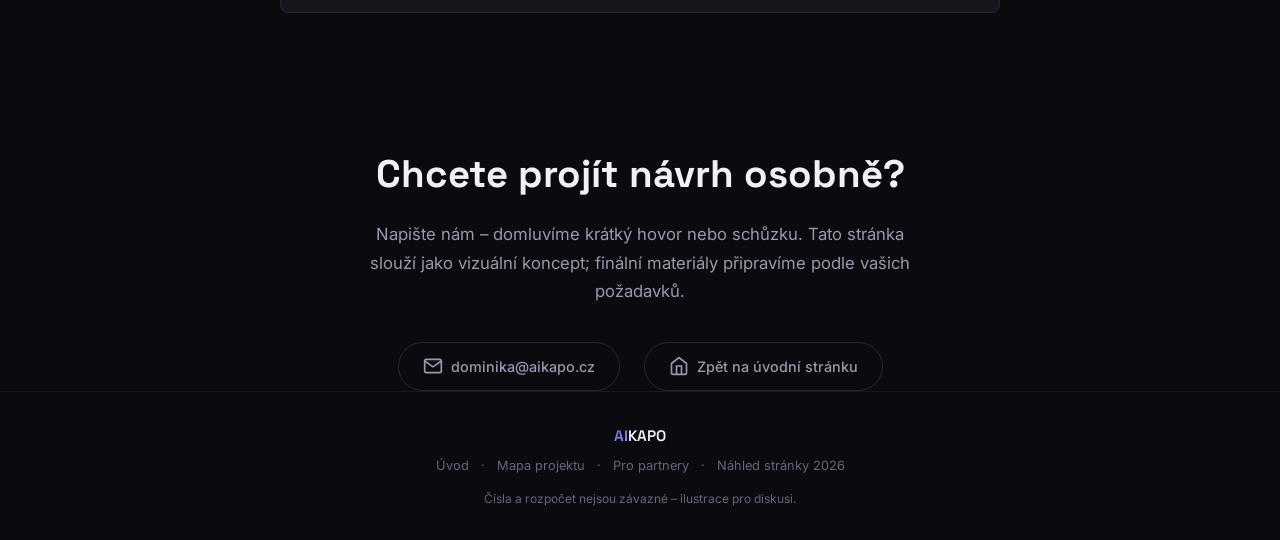
<file: partneri.html>
<!DOCTYPE html>
<html lang="cs">

<head>
  <meta charset="UTF-8">
  <meta name="viewport" content="width=device-width, initial-scale=1.0">
  <title>Pro partnery – AIKAPO</title>
  <meta name="description"
    content="Jak může partnerství podpořit AI platformu pro kariérové vzdělávání středoškoláků. Náhled stránky – čísla a formulace k doplnění.">
  <link rel="preconnect" href="https://fonts.googleapis.com">
  <link rel="preconnect" href="https://fonts.gstatic.com" crossorigin>
  <link
    href="https://fonts.googleapis.com/css2?family=Space+Grotesk:wght@400;500;600;700&family=Inter:wght@400;500;600&display=swap"
    rel="stylesheet">
  <link rel="stylesheet" href="style.css">
</head>

<body class="has-prototype-banner">

  <div class="prototype-banner" role="status">
    <strong>Náhled / draft.</strong> Čísla, rozpočet a odkazy jsou orientační – před reálným partnerstvím je doplníme a
    ověříme.
  </div>

  <nav class="nav" id="nav">
    <div class="nav__inner">
      <a href="index.html" class="nav__logo">
        <span class="nav__logo-ai">AI</span>KAPO
      </a>
      <div class="nav__links">
        <a href="index.html">Úvod</a>
        <a href="Knowledge-Graph-AIKAPO.html">Mapa projektu</a>
        <a href="#proc">Proč</a>
        <a href="#co">Co podpoříte</a>
        <a href="#faze">Fáze</a>
        <a href="#faq">FAQ</a>
        <a href="#kontakt" class="btn btn--sm">Kontakt</a>
      </div>
      <button class="nav__burger" id="burger" aria-label="Menu">
        <span></span><span></span><span></span>
      </button>
    </div>
    <div class="nav__mobile" id="mobileMenu">
      <a href="index.html">Úvod</a>
      <a href="Knowledge-Graph-AIKAPO.html">Mapa projektu</a>
      <a href="#proc">Proč</a>
      <a href="#co">Co podpoříte</a>
      <a href="#faze">Fáze</a>
      <a href="#faq">FAQ</a>
      <a href="#kontakt">Kontakt</a>
    </div>
  </nav>

  <header class="hero hero--compact" id="hero">
    <div class="hero__bg">
      <div class="hero__grid"></div>
      <div class="hero__glow hero__glow--1"></div>
      <div class="hero__glow hero__glow--2"></div>
    </div>
    <div class="hero__content">
      <div class="hero__badge fade-up">Partnerství · program Čím budu?</div>
      <h1 class="hero__title fade-up">
        Společně dáváme studentům<br>
        <span class="hero__title--accent">nástroje pro kariéru</span>
      </h1>
      <p class="hero__sub fade-up partner-intro">
        AIKAPO propojuje AI s kariérovým vzděláváním: reflexní konverzace, digitální portfolio a evaluace pro střední
        školy.
        Tato stránka ukazuje, jak by mohla vypadat nabídka pro dárce a partnery – od kontextu přes rozpočet až po
        transparentní
        reporting.
      </p>
      <div class="hero__cta fade-up">
        <a href="#co" class="btn btn--primary">Co financujete</a>
        <a href="#kontakt" class="btn btn--outline">Domluvit hovor</a>
      </div>
      <div class="hero__stats fade-up">
        <div class="hero__stat">
          <span class="hero__stat-num" data-count="44">0</span>
          <span class="hero__stat-label">škol v síti Čím budu? (orientačně)</span>
        </div>
        <div class="hero__stat">
          <span class="hero__stat-num" data-count="10">0</span>
          <span class="hero__stat-label">let budování programu</span>
        </div>
        <div class="hero__stat">
          <span class="hero__stat-num" data-count="6">0</span>
          <span class="hero__stat-label">měsíců pilotu AIKAPO (plán)</span>
        </div>
        <div class="hero__stat">
          <span class="hero__stat-num" data-count="2">0</span>
          <span class="hero__stat-label">mil. Kč cílový rozpočet (ukázka)</span>
        </div>
      </div>
    </div>
  </header>

  <section class="section section--dark" id="kontext">
    <div class="container">
      <div class="section__header fade-up">
        <span class="section__label">Kontext</span>
        <h2 class="section__title">Proč to dává smysl teď</h2>
        <p class="section__sub">Studenti potřebují prostor na reflexi a praxi – ne jen testy. Školy a nezisky chtějí
          škálovat
          kvalitní kariérové programy bez přetížení týmu.</p>
      </div>
      <div class="compare fade-up">
        <div class="compare__col compare__col--old">
          <h3 class="compare__heading">Bez digitální podpory</h3>
          <ul class="compare__list">
            <li>Facilitátor nestíhá individuální zpětnou vazbu u větších skupin</li>
            <li>Portfolio a reflexe se těžko dokumentují a sjednocují</li>
            <li>Školy mají různé úrovně vybavení a kapacity</li>
          </ul>
        </div>
        <div class="compare__divider"><span>s</span></div>
        <div class="compare__col compare__col--new">
          <h3 class="compare__heading">S AIKAPO (cíl)</h3>
          <ul class="compare__list">
            <li>AI průvodce doplňuje facilitátora – ne ho nahrazuje</li>
            <li>Student má strukturovaný záznam cesty a výstupů</li>
            <li>Jedna platforma, škálovatelná pro desítky škol</li>
          </ul>
        </div>
      </div>
    </div>
  </section>

  <section class="section" id="proc">
    <div class="container">
      <div class="section__header fade-up">
        <span class="section__label">Proč partnerství</span>
        <h2 class="section__title">Váš příspěvek jde přímo do dopadu ve školách</h2>
        <p class="section__sub">Pilot a rozšíření vyžadují vývoj, bezpečnost dat, metodickou podporu a evaluaci. Partner
          vidí, kam peníze směřují a jaký má projekt přínos.</p>
      </div>
      <div class="pillars fade-up">
        <div class="pillar">
          <div class="pillar__icon">01</div>
          <h3 class="pillar__title">Měřitelný dopad</h3>
          <p class="pillar__text">Cílíme na konkrétní metriky: zapojení studentů, kvalita reflexe, spokojenost škol.</p>
        </div>
        <div class="pillar">
          <div class="pillar__icon">02</div>
          <h3 class="pillar__title">Etika a ochrana dat</h3>
          <p class="pillar__text">GDPR, minimalizace dat, transparentní vysvětlení role AI – viz etické pilíře na úvodní
            stránce.</p>
        </div>
        <div class="pillar">
          <div class="pillar__icon">03</div>
          <h3 class="pillar__title">Viditelnost</h3>
          <p class="pillar__text">Možnost uvést partnerství v materiálech projektu (po domluvě a v souladu s identitou
            značky).
          </p>
        </div>
      </div>
    </div>
  </section>

  <section class="section section--dark" id="co">
    <div class="container">
      <div class="section__header fade-up">
        <span class="section__label">Rozpočet (ukázka)</span>
        <h2 class="section__title">Kam by šly prostředky</h2>
        <p class="section__sub">Tabulka ilustruje strukturu – finální částky a položky projdeme s účetním a právním
          rámcem.
        </p>
      </div>
      <div class="budget-table-wrap fade-up">
        <table class="budget-table">
          <thead>
            <tr>
              <th>Oblast</th>
              <th>Popis</th>
              <th class="num">Odhad (Kč)</th>
            </tr>
          </thead>
          <tbody>
            <tr>
              <td>Vývoj produktu</td>
              <td>Backend, integrace, UX pilotní verze</td>
              <td class="num">800 000</td>
            </tr>
            <tr>
              <td>AI a bezpečnost</td>
              <td>Prompty, moderace, audit datových toků</td>
              <td class="num">400 000</td>
            </tr>
            <tr>
              <td>Metodika a školení</td>
              <td>Materiály pro facilitátory, webináře</td>
              <td class="num">350 000</td>
            </tr>
            <tr>
              <td>Evaluace</td>
              <td>Sběr dat, zpráva pro partnery</td>
              <td class="num">250 000</td>
            </tr>
            <tr>
              <td>Provoz pilotu</td>
              <td>Podpora škol, koordinace</td>
              <td class="num">200 000</td>
            </tr>
          </tbody>
        </table>
      </div>
      <p class="budget-note fade-up">Součet v tabulce je orientační; celkový cíl projektu může být nastaven jinak (např.
        etapově
        po 6 měsících).</p>
    </div>
  </section>

  <section class="section" id="faze">
    <div class="container">
      <div class="section__header fade-up">
        <span class="section__label">Časová osa</span>
        <h2 class="section__title">Jak by mohl vypadat postup</h2>
        <p class="section__sub">Stejná logika jako na hlavní stránce – upravíme podle reálného startu a kapacit týmu.
        </p>
      </div>
      <div class="timeline fade-up">
        <div class="timeline__item">
          <div class="timeline__dot"></div>
          <div class="timeline__content">
            <span class="timeline__date">Příprava</span>
            <h4>Specifikace pilotu, smluvní rámec, výběr škol</h4>
          </div>
        </div>
        <div class="timeline__item">
          <div class="timeline__dot"></div>
          <div class="timeline__content">
            <span class="timeline__date">Pilot</span>
            <h4>Ostrý provoz na vybraných školách, iterace podle zpětné vazby</h4>
          </div>
        </div>
        <div class="timeline__item">
          <div class="timeline__dot"></div>
          <div class="timeline__content">
            <span class="timeline__date">Evaluace</span>
            <h4>Shrnutí výsledků, doporučení pro škálování</h4>
          </div>
        </div>
        <div class="timeline__item">
          <div class="timeline__dot"></div>
          <div class="timeline__content">
            <span class="timeline__date">Rozšíření</span>
            <h4>Další školy a moduly podle ověřeného modelu</h4>
          </div>
        </div>
      </div>
    </div>
  </section>

  <section class="section section--dark" id="duvera">
    <div class="container">
      <div class="section__header fade-up">
        <span class="section__label">Co získá partner</span>
        <h2 class="section__title">Transparentní spolupráce</h2>
        <p class="section__sub">Konkrétní balíček reportingu doplníme podle typu partnera (nadace, firma CSR, státní
          podpora).</p>
      </div>
      <ul class="benefits-list fade-up">
        <li>Pravidelný přehled o čerpání rozpočtu a milnících</li>
        <li>Přístup k agregovaným výstupům evaluace (bez osobních údajů studentů)</li>
        <li>Možnost účasti na advisory call s týmem projektu</li>
        <li>Veřejné uznání partnerství v souladu s vašimi PR pravidly</li>
      </ul>
    </div>
  </section>

  <section class="section" id="media">
    <div class="container">
      <div class="section__header fade-up">
        <span class="section__label">Kontext v médiích</span>
        <h2 class="section__title">Program Čím budu? ve veřejném prostoru</h2>
        <p class="section__sub">Ukázka odkazů k doplnění – sem přijdou skutečné články a rozhovory.</p>
      </div>
      <div class="media-row fade-up">
        <article class="media-card">
          <div class="media-card__src">Česká televize</div>
          <h3 class="media-card__title">Ukázkový titulek reportáže</h3>
          <p class="media-card__text">Krátký popis – např. kariérové vzdělávání a příběhy studentů z programu.</p>
          <span class="media-card__link media-card__link--pending">Odkaz po doplnění</span>
        </article>
        <article class="media-card">
          <div class="media-card__src">Český rozhlas</div>
          <h3 class="media-card__title">Ukázkový titulek pořadu</h3>
          <p class="media-card__text">Pozvánka k poslechu – doplníme přesné datum a URL.</p>
          <span class="media-card__link media-card__link--pending">Odkaz po doplnění</span>
        </article>
        <article class="media-card">
          <div class="media-card__src">Online médium</div>
          <h3 class="media-card__title">Článek o budoucnosti práce a školství</h3>
          <p class="media-card__text">Prostor pro citaci nebo hostovský článek týmu.</p>
          <span class="media-card__link media-card__link--pending">Odkaz po doplnění</span>
        </article>
      </div>
    </div>
  </section>

  <section class="section section--dark" id="kdo">
    <div class="container">
      <div class="section__header fade-up">
        <span class="section__label">Kontakt</span>
        <h2 class="section__title">Kdo stojí u projektu</h2>
      </div>
      <div class="profile-card fade-up">
        <div class="profile-card__avatar" aria-hidden="true">DL</div>
        <div class="profile-card__body">
          <h3>Dominika Lustigová</h3>
          <p>Vedení programu Čím budu? a koordinace rozvoje AIKAPO. Pro první kontakt ohledně partnerství použijte
            e-mail –
            telefon doplníme, až bude veřejný.</p>
          <a href="mailto:dominika@aikapo.cz">dominika@aikapo.cz</a>
        </div>
      </div>
    </div>
  </section>

  <section class="section" id="faq">
    <div class="container">
      <div class="section__header fade-up">
        <span class="section__label">FAQ</span>
        <h2 class="section__title">Časté otázky (náhled)</h2>
      </div>
      <div class="faq-list fade-up">
        <div class="faq-item">
          <button type="button" class="faq-q" aria-expanded="false">Je AIKAPO náhradou za kariérového poradce?</button>
          <div class="faq-a">
            <div class="faq-a-inner">Ne. Platforma má facilitátora a školu podporovat – například strukturovanou reflexí
              a
              portfoliem. Odborný lidský kontext zůstává klíčový.</div>
          </div>
        </div>
        <div class="faq-item">
          <button type="button" class="faq-q" aria-expanded="false">Jak chráníte data studentů?</button>
          <div class="faq-a">
            <div class="faq-a-inner">Navrhujeme minimalizaci údajů, jasné souhlasy a zpracování v souladu s GDPR.
              Technické
              detaily projdeme s právníkem a školami před pilotem.</div>
          </div>
        </div>
        <div class="faq-item">
          <button type="button" class="faq-q" aria-expanded="false">Může partner ovlivnit obsah výuky?</button>
          <div class="faq-a">
            <div class="faq-a-inner">Nezávislost na obsahu a metodice je priorita. Partner vidí reporting a dopad – ne
              zásahy do pedagogických rozhodnutí.</div>
          </div>
        </div>
        <div class="faq-item">
          <button type="button" class="faq-q" aria-expanded="false">Jaký je minimální příspěvek?</button>
          <div class="faq-a">
            <div class="faq-a-inner">To závisí na typu spolupráce. Po domluvě připravíme balíčky (např. podpora pilotu
              vs.
              celý roční cyklus).</div>
          </div>
        </div>
      </div>
    </div>
  </section>

  <section class="cta-block" id="kontakt">
    <div class="container">
      <div class="cta-block__inner fade-up">
        <h2 class="cta-block__title">Chcete projít návrh osobně?</h2>
        <p class="cta-block__text">Napište nám – domluvíme krátký hovor nebo schůzku. Tato stránka slouží jako vizuální
          koncept;
          finální materiály připravíme podle vašich požadavků.</p>
        <div class="cta-block__contacts">
          <a href="mailto:dominika@aikapo.cz" class="cta-contact">
            <svg width="20" height="20" viewBox="0 0 24 24" fill="none" stroke="currentColor" stroke-width="2">
              <path d="M4 4h16c1.1 0 2 .9 2 2v12c0 1.1-.9 2-2 2H4c-1.1 0-2-.9-2-2V6c0-1.1.9-2 2-2z" />
              <polyline points="22,6 12,13 2,6" />
            </svg>
            dominika@aikapo.cz
          </a>
          <a href="index.html" class="cta-contact">
            <svg width="20" height="20" viewBox="0 0 24 24" fill="none" stroke="currentColor" stroke-width="2">
              <path d="M3 9l9-7 9 7v11a2 2 0 0 1-2 2H5a2 2 0 0 1-2-2z" />
              <polyline points="9 22 9 12 15 12 15 22" />
            </svg>
            Zpět na úvodní stránku
          </a>
        </div>
      </div>
    </div>
  </section>

  <footer class="footer">
    <div class="container">
      <div class="footer__inner">
        <div class="footer__brand"><span class="nav__logo-ai">AI</span>KAPO</div>
        <p class="footer__meta">
          <a href="index.html">Úvod</a>
          <span class="footer__sep">·</span>
          <a href="Knowledge-Graph-AIKAPO.html">Mapa projektu</a>
          <span class="footer__sep">·</span>
          <a href="partneri.html">Pro partnery</a>
          <span class="footer__sep">·</span>
          Náhled stránky 2026
        </p>
        <p class="footer__copy">Čísla a rozpočet nejsou závazné – ilustrace pro diskusi.</p>
      </div>
    </div>
  </footer>

  <script src="script.js"></script>
</body>

</html>
</file>
<file: style.css>
/* ============================================
   AIKAPO – Landing Page Styles
   Modern dark theme with AI/tech aesthetic
   ============================================ */

:root {
  --bg-primary: #0a0a0f;
  --bg-secondary: #111118;
  --bg-card: #16161f;
  --bg-card-hover: #1c1c28;

  --text-primary: #f0f0f5;
  --text-secondary: #9999aa;
  --text-muted: #666677;

  --accent: #6c5ce7;
  --accent-light: #a29bfe;
  --accent-glow: rgba(108, 92, 231, 0.25);
  --accent-gradient: linear-gradient(135deg, #6c5ce7, #a29bfe);
  --accent-tint-08: rgba(108, 92, 231, 0.08);
  --accent-tint-05: rgba(108, 92, 231, 0.05);
  --accent-tint-border: rgba(108, 92, 231, 0.2);
  --accent-tint-04: rgba(108, 92, 231, 0.04);

  --green: #00cec9;
  --green-glow: rgba(0, 206, 201, 0.2);

  --border: rgba(255, 255, 255, 0.06);
  --border-hover: rgba(255, 255, 255, 0.12);

  --radius: 12px;
  --radius-lg: 20px;
  --radius-sm: 8px;

  --font-display: 'Space Grotesk', system-ui, sans-serif;
  --font-body: 'Inter', system-ui, sans-serif;

  --max-width: 1140px;
  --section-pad: 120px;

  --nav-scrolled-bg: rgba(10, 10, 15, 0.85);
}

*,
*::before,
*::after {
  margin: 0;
  padding: 0;
  box-sizing: border-box;
}

html {
  scroll-behavior: smooth;
  -webkit-font-smoothing: antialiased;
  -moz-osx-font-smoothing: grayscale;
}

body {
  font-family: var(--font-body);
  background: var(--bg-primary);
  color: var(--text-primary);
  line-height: 1.6;
  overflow-x: hidden;
}

a {
  color: inherit;
  text-decoration: none;
}

img {
  max-width: 100%;
  display: block;
}

.container {
  max-width: var(--max-width);
  margin: 0 auto;
  padding: 0 24px;
}

/* ---- NAV ---- */

.nav {
  position: fixed;
  top: 0;
  left: 0;
  right: 0;
  z-index: 100;
  padding: 0 24px;
  transition: background 0.3s, backdrop-filter 0.3s, box-shadow 0.3s;
}

.nav--scrolled {
  background: var(--nav-scrolled-bg);
  backdrop-filter: blur(20px);
  box-shadow: 0 1px 0 var(--border);
}

.nav__inner {
  max-width: var(--max-width);
  margin: 0 auto;
  display: flex;
  align-items: center;
  justify-content: space-between;
  height: 72px;
}

.nav__logo {
  font-family: var(--font-display);
  font-size: 1.35rem;
  font-weight: 700;
  letter-spacing: -0.02em;
}

.nav__logo-ai {
  background: var(--accent-gradient);
  -webkit-background-clip: text;
  -webkit-text-fill-color: transparent;
  background-clip: text;
}

.nav__links {
  display: flex;
  align-items: center;
  gap: 32px;
}

.nav__links a {
  font-size: 0.9rem;
  color: var(--text-secondary);
  transition: color 0.2s;
  font-weight: 500;
}

.nav__links a:hover {
  color: var(--text-primary);
}

.nav__burger {
  display: none;
  flex-direction: column;
  gap: 5px;
  background: none;
  border: none;
  cursor: pointer;
  padding: 4px;
}

.nav__burger span {
  display: block;
  width: 22px;
  height: 2px;
  background: var(--text-primary);
  border-radius: 2px;
  transition: transform 0.3s, opacity 0.3s;
}

.nav__burger.active span:nth-child(1) {
  transform: translateY(7px) rotate(45deg);
}

.nav__burger.active span:nth-child(2) {
  opacity: 0;
}

.nav__burger.active span:nth-child(3) {
  transform: translateY(-7px) rotate(-45deg);
}

.nav__mobile {
  display: none;
  flex-direction: column;
  gap: 16px;
  padding: 24px;
  background: var(--bg-secondary);
  border-top: 1px solid var(--border);
}

.nav__mobile.active {
  display: flex;
}

.nav__mobile a {
  font-size: 1rem;
  color: var(--text-secondary);
  font-weight: 500;
}

/* ---- BUTTONS ---- */

.btn {
  display: inline-flex;
  align-items: center;
  gap: 8px;
  font-family: var(--font-display);
  font-weight: 600;
  font-size: 0.95rem;
  border-radius: 50px;
  padding: 14px 28px;
  transition: all 0.25s;
  cursor: pointer;
  border: none;
}

.btn--primary {
  background: var(--accent-gradient);
  color: #fff;
  box-shadow: 0 4px 24px var(--accent-glow);
}

.btn--primary:hover {
  transform: translateY(-2px);
  box-shadow: 0 8px 32px var(--accent-glow);
}

.btn--outline {
  background: transparent;
  color: var(--text-primary);
  border: 1px solid var(--border-hover);
}

.btn--outline:hover {
  border-color: var(--accent-light);
  color: var(--accent-light);
}

.btn--sm {
  padding: 8px 20px;
  font-size: 0.85rem;
  background: var(--accent-gradient);
  color: #fff;
  border-radius: 50px;
  box-shadow: 0 2px 12px var(--accent-glow);
}

.btn--sm:hover {
  transform: translateY(-1px);
  box-shadow: 0 4px 20px var(--accent-glow);
}

/* ---- HERO ---- */

.hero {
  position: relative;
  min-height: 100vh;
  display: flex;
  align-items: center;
  justify-content: center;
  padding: 120px 24px 80px;
  overflow: hidden;
}

.hero__bg {
  position: absolute;
  inset: 0;
  z-index: 0;
}

.hero__grid {
  position: absolute;
  inset: 0;
  background-image:
    linear-gradient(var(--border) 1px, transparent 1px),
    linear-gradient(90deg, var(--border) 1px, transparent 1px);
  background-size: 60px 60px;
  mask-image: radial-gradient(ellipse 70% 60% at 50% 40%, black 20%, transparent 70%);
  -webkit-mask-image: radial-gradient(ellipse 70% 60% at 50% 40%, black 20%, transparent 70%);
}

.hero__glow {
  position: absolute;
  border-radius: 50%;
  filter: blur(120px);
  opacity: 0.4;
}

.hero__glow--1 {
  width: 500px;
  height: 500px;
  background: var(--accent);
  top: -10%;
  left: 20%;
  animation: float 12s ease-in-out infinite;
}

.hero__glow--2 {
  width: 400px;
  height: 400px;
  background: var(--green);
  bottom: 0;
  right: 15%;
  animation: float 15s ease-in-out infinite reverse;
}

@keyframes float {

  0%,
  100% {
    transform: translate(0, 0);
  }

  50% {
    transform: translate(30px, -20px);
  }
}

.hero__content {
  position: relative;
  z-index: 1;
  text-align: center;
  max-width: 800px;
}

.hero__badge {
  display: inline-block;
  padding: 6px 16px;
  border-radius: 50px;
  border: 1px solid var(--border-hover);
  font-size: 0.85rem;
  color: var(--accent-light);
  font-weight: 500;
  margin-bottom: 28px;
  background: var(--accent-tint-08);
}

.hero__title {
  font-family: var(--font-display);
  font-size: clamp(2.5rem, 6vw, 4.2rem);
  font-weight: 700;
  line-height: 1.1;
  letter-spacing: -0.03em;
  margin-bottom: 24px;
}

.hero__title--accent {
  background: var(--accent-gradient);
  -webkit-background-clip: text;
  -webkit-text-fill-color: transparent;
  background-clip: text;
}

.hero__sub {
  font-size: 1.15rem;
  color: var(--text-secondary);
  max-width: 600px;
  margin: 0 auto 36px;
  line-height: 1.7;
}

.hero__cta {
  display: flex;
  gap: 16px;
  justify-content: center;
  flex-wrap: wrap;
  margin-bottom: 64px;
}

.hero__stats {
  display: flex;
  justify-content: center;
  gap: 48px;
  flex-wrap: wrap;
}

.hero__stat {
  text-align: center;
}

.hero__stat-num {
  font-family: var(--font-display);
  font-size: 2.4rem;
  font-weight: 700;
  color: var(--accent-light);
}

.hero__stat-pct {
  font-family: var(--font-display);
  font-size: 1.4rem;
  font-weight: 700;
  color: var(--accent-light);
}

.hero__stat-label {
  display: block;
  font-size: 0.8rem;
  color: var(--text-muted);
  margin-top: 4px;
  max-width: 140px;
}

.hero__scroll {
  position: absolute;
  bottom: 32px;
  left: 50%;
  transform: translateX(-50%);
  display: flex;
  flex-direction: column;
  align-items: center;
  gap: 8px;
  color: var(--text-muted);
  font-size: 0.75rem;
  letter-spacing: 0.1em;
  text-transform: uppercase;
}

.hero__scroll-line {
  width: 1px;
  height: 40px;
  background: linear-gradient(to bottom, var(--accent), transparent);
  animation: scrollPulse 2s ease-in-out infinite;
}

@keyframes scrollPulse {

  0%,
  100% {
    opacity: 1;
    transform: scaleY(1);
  }

  50% {
    opacity: 0.4;
    transform: scaleY(0.6);
  }
}

/* ---- SECTIONS ---- */

.section {
  padding: var(--section-pad) 0;
}

.section--dark {
  background: var(--bg-secondary);
}

.section__header {
  text-align: center;
  max-width: 700px;
  margin: 0 auto 64px;
}

.section__label {
  display: inline-block;
  font-family: var(--font-display);
  font-size: 0.8rem;
  font-weight: 600;
  text-transform: uppercase;
  letter-spacing: 0.15em;
  color: var(--accent-light);
  margin-bottom: 16px;
}

.section__title {
  font-family: var(--font-display);
  font-size: clamp(1.8rem, 4vw, 2.6rem);
  font-weight: 700;
  line-height: 1.15;
  letter-spacing: -0.02em;
  margin-bottom: 16px;
}

.section__sub {
  font-size: 1.05rem;
  color: var(--text-secondary);
  line-height: 1.7;
}

/* ---- COMPARE ---- */

.compare {
  display: grid;
  grid-template-columns: 1fr auto 1fr;
  gap: 32px;
  align-items: start;
}

.compare__col {
  padding: 32px;
  border-radius: var(--radius-lg);
  border: 1px solid var(--border);
}

.compare__col--old {
  background: rgba(255, 100, 100, 0.03);
  border-color: rgba(255, 100, 100, 0.12);
}

.compare__col--new {
  background: var(--accent-tint-05);
  border-color: var(--accent-tint-border);
}

.compare__heading {
  font-family: var(--font-display);
  font-size: 1.1rem;
  font-weight: 600;
  margin-bottom: 20px;
}

.compare__col--old .compare__heading {
  color: #ff7675;
}

.compare__col--new .compare__heading {
  color: var(--accent-light);
}

.compare__list {
  list-style: none;
  display: flex;
  flex-direction: column;
  gap: 12px;
}

.compare__list li {
  font-size: 0.95rem;
  color: var(--text-secondary);
  padding-left: 20px;
  position: relative;
}

.compare__col--old .compare__list li::before {
  content: '✕';
  position: absolute;
  left: 0;
  color: #ff7675;
  font-size: 0.75rem;
}

.compare__col--new .compare__list li::before {
  content: '✓';
  position: absolute;
  left: 0;
  color: var(--green);
  font-weight: 700;
}

.compare__divider {
  display: flex;
  align-items: center;
  justify-content: center;
  padding-top: 60px;
}

.compare__divider span {
  font-family: var(--font-display);
  font-weight: 700;
  font-size: 1rem;
  color: var(--text-muted);
  background: var(--bg-secondary);
  padding: 8px 16px;
  border-radius: 50px;
  border: 1px solid var(--border);
}

/* ---- PILLARS ---- */

.pillars {
  display: grid;
  grid-template-columns: repeat(4, 1fr);
  gap: 24px;
}

.pillar {
  padding: 32px 24px;
  border-radius: var(--radius-lg);
  border: 1px solid var(--border);
  background: var(--bg-card);
  transition: border-color 0.3s, transform 0.3s;
}

.pillar:hover {
  border-color: var(--border-hover);
  transform: translateY(-4px);
}

.pillar__icon {
  width: 48px;
  height: 48px;
  display: flex;
  align-items: center;
  justify-content: center;
  border-radius: var(--radius-sm);
  background: var(--accent-glow);
  color: var(--accent-light);
  margin-bottom: 20px;
}

.pillar__icon svg {
  width: 24px;
  height: 24px;
}

.pillar__title {
  font-family: var(--font-display);
  font-size: 1.1rem;
  font-weight: 600;
  margin-bottom: 10px;
}

.pillar__text {
  font-size: 0.9rem;
  color: var(--text-secondary);
  line-height: 1.6;
}

/* ---- LAYERS & MODULES ---- */

.layers {
  display: flex;
  flex-direction: column;
  gap: 32px;
}

.layer {
  border-radius: var(--radius-lg);
  border: 1px solid var(--border);
  overflow: hidden;
  background: var(--bg-card);
}

.layer__header {
  padding: 28px 32px;
  display: flex;
  align-items: center;
  gap: 20px;
  border-bottom: 1px solid var(--border);
}

.layer__num {
  font-family: var(--font-display);
  font-size: 0.8rem;
  font-weight: 700;
  color: var(--accent-light);
  background: var(--accent-glow);
  padding: 6px 12px;
  border-radius: 50px;
  min-width: 40px;
  text-align: center;
}

.layer__title {
  font-family: var(--font-display);
  font-size: 1.15rem;
  font-weight: 600;
}

.layer__desc {
  font-size: 0.9rem;
  color: var(--text-muted);
  margin-left: auto;
}

.layer__modules {
  display: grid;
  grid-template-columns: repeat(2, 1fr);
  gap: 1px;
  background: var(--border);
}

.module {
  padding: 28px 32px;
  background: var(--bg-card);
  transition: background 0.2s;
}

.module:hover {
  background: var(--bg-card-hover);
}

.module--wide {
  grid-column: 1 / -1;
}

.module__icon {
  font-size: 1.5rem;
  margin-bottom: 12px;
}

.module__title {
  font-family: var(--font-display);
  font-size: 1rem;
  font-weight: 600;
  margin-bottom: 8px;
}

.module__text {
  font-size: 0.88rem;
  color: var(--text-secondary);
  line-height: 1.6;
}

/* ---- KNOWLEDGE GRAPH TEASER ---- */

.kg-teaser {
  margin-top: 56px;
  padding-top: 48px;
  border-top: 1px solid var(--border);
}

.kg-teaser__inner {
  display: flex;
  flex-wrap: wrap;
  align-items: center;
  justify-content: space-between;
  gap: 28px;
  padding: 28px 32px;
  border-radius: var(--radius-lg);
  border: 1px solid var(--border);
  background: var(--accent-tint-04);
}

.kg-teaser__label {
  display: block;
  font-family: var(--font-display);
  font-size: 0.75rem;
  font-weight: 600;
  text-transform: uppercase;
  letter-spacing: 0.12em;
  color: var(--accent-light);
  margin-bottom: 8px;
}

.kg-teaser__title {
  font-family: var(--font-display);
  font-size: 1.25rem;
  font-weight: 700;
  line-height: 1.25;
  margin-bottom: 10px;
}

.kg-teaser__desc {
  font-size: 0.95rem;
  color: var(--text-secondary);
  line-height: 1.6;
  max-width: 520px;
  margin: 0;
}

.kg-teaser__btn {
  flex-shrink: 0;
}

/* ---- STATS GRID ---- */

.stats-grid {
  display: grid;
  grid-template-columns: repeat(4, 1fr);
  gap: 24px;
  margin-bottom: 64px;
}

.stat-card {
  padding: 32px 24px;
  border-radius: var(--radius-lg);
  border: 1px solid var(--border);
  background: var(--bg-card);
  text-align: center;
  transition: border-color 0.3s, transform 0.3s;
}

.stat-card:hover {
  border-color: var(--accent-glow);
  transform: translateY(-4px);
}

.stat-card__num {
  font-family: var(--font-display);
  font-size: 2.2rem;
  font-weight: 700;
  background: var(--accent-gradient);
  -webkit-background-clip: text;
  -webkit-text-fill-color: transparent;
  background-clip: text;
  margin-bottom: 8px;
}

.stat-card__text {
  font-size: 0.9rem;
  color: var(--text-secondary);
  line-height: 1.5;
  margin-bottom: 12px;
}

.stat-card__source {
  font-size: 0.75rem;
  color: var(--text-muted);
}

/* ---- QUOTE ---- */

.quote {
  text-align: center;
  max-width: 700px;
  margin: 0 auto;
  padding: 40px;
  border-left: 3px solid var(--accent);
  border-radius: 0 var(--radius) var(--radius) 0;
  background: var(--accent-tint-04);
}

.quote p {
  font-family: var(--font-display);
  font-size: 1.2rem;
  font-weight: 500;
  line-height: 1.6;
  color: var(--text-primary);
  font-style: italic;
}

/* ---- ETHICS ---- */

.ethics-grid {
  display: grid;
  grid-template-columns: repeat(3, 1fr);
  gap: 24px;
}

.ethic {
  padding: 28px 24px;
  border-radius: var(--radius);
  border: 1px solid var(--border);
  background: var(--bg-card);
  transition: border-color 0.3s;
}

.ethic:hover {
  border-color: var(--border-hover);
}

.ethic__icon {
  font-size: 1.5rem;
  margin-bottom: 12px;
}

.ethic h4 {
  font-family: var(--font-display);
  font-size: 1rem;
  font-weight: 600;
  margin-bottom: 8px;
}

.ethic p {
  font-size: 0.88rem;
  color: var(--text-secondary);
  line-height: 1.6;
}

/* ---- TIMELINE ---- */

.timeline {
  position: relative;
  max-width: 600px;
  margin: 0 auto;
  padding-left: 40px;
}

.timeline::before {
  content: '';
  position: absolute;
  left: 11px;
  top: 8px;
  bottom: 8px;
  width: 2px;
  background: linear-gradient(to bottom, var(--accent), var(--green));
  border-radius: 2px;
}

.timeline__item {
  position: relative;
  padding-bottom: 48px;
}

.timeline__item:last-child {
  padding-bottom: 0;
}

.timeline__dot {
  position: absolute;
  left: -40px;
  top: 6px;
  width: 24px;
  height: 24px;
  border-radius: 50%;
  background: var(--bg-primary);
  border: 2px solid var(--accent);
  z-index: 1;
}

.timeline__item:last-child .timeline__dot {
  border-color: var(--green);
}

.timeline__date {
  font-size: 0.8rem;
  font-weight: 600;
  color: var(--accent-light);
  text-transform: uppercase;
  letter-spacing: 0.05em;
  display: block;
  margin-bottom: 6px;
}

.timeline__content h4 {
  font-family: var(--font-display);
  font-size: 1.1rem;
  font-weight: 600;
  margin-bottom: 6px;
}

.timeline__content p {
  font-size: 0.9rem;
  color: var(--text-secondary);
  line-height: 1.6;
}

/* ---- CTA ---- */

.section--cta {
  padding: 100px 0;
}

.cta-block {
  text-align: center;
  max-width: 600px;
  margin: 0 auto;
}

.cta-block__title {
  font-family: var(--font-display);
  font-size: clamp(1.8rem, 4vw, 2.4rem);
  font-weight: 700;
  margin-bottom: 16px;
}

.cta-block__text {
  font-size: 1.05rem;
  color: var(--text-secondary);
  line-height: 1.7;
  margin-bottom: 36px;
}

.cta-block__contacts {
  display: flex;
  justify-content: center;
  gap: 24px;
  flex-wrap: wrap;
}

.cta-contact {
  display: inline-flex;
  align-items: center;
  gap: 8px;
  padding: 12px 24px;
  border-radius: 50px;
  border: 1px solid var(--border-hover);
  font-size: 0.9rem;
  font-weight: 500;
  color: var(--text-secondary);
  transition: all 0.25s;
}

.cta-contact:hover {
  border-color: var(--accent-light);
  color: var(--accent-light);
  background: var(--accent-glow);
}

.cta-contact svg {
  flex-shrink: 0;
}

/* ---- FOOTER ---- */

.footer {
  padding: 32px 0;
  border-top: 1px solid var(--border);
}

.footer__inner {
  display: flex;
  flex-direction: column;
  align-items: center;
  gap: 8px;
  text-align: center;
}

.footer__brand {
  font-family: var(--font-display);
  font-size: 0.95rem;
  font-weight: 600;
}

.footer__meta {
  font-size: 0.8rem;
  color: var(--text-muted);
}

.footer__sep {
  margin: 0 8px;
  color: var(--text-muted);
}

.footer__copy {
  font-size: 0.75rem;
  color: var(--text-muted);
  margin-top: 4px;
}

/* ---- PARTNER PAGE + PROTOTYPE BANNER ---- */

.prototype-banner {
  position: fixed;
  top: 0;
  left: 0;
  right: 0;
  z-index: 101;
  background: linear-gradient(90deg, rgba(225, 112, 85, 0.25), rgba(108, 92, 231, 0.2));
  border-bottom: 1px solid rgba(225, 112, 85, 0.35);
  padding: 8px 24px;
  text-align: center;
  font-size: 0.8rem;
  color: var(--text-secondary);
  line-height: 1.4;
}

.prototype-banner strong {
  color: #fab1a0;
  font-weight: 600;
}

body.has-prototype-banner .nav {
  top: 44px;
}

body.has-prototype-banner .hero,
body.has-prototype-banner .hero--compact {
  padding-top: 140px;
}

.hero--compact {
  min-height: auto;
  padding-bottom: 64px;
}

.hero--compact .hero__title {
  font-size: clamp(1.85rem, 4.5vw, 2.75rem);
}

.hero--compact .hero__stats {
  margin-top: 40px;
}

.partner-intro {
  max-width: 720px;
  margin: 0 auto;
  text-align: center;
  font-size: 1.05rem;
  color: var(--text-secondary);
  line-height: 1.75;
}

.budget-table-wrap {
  overflow-x: auto;
  border-radius: var(--radius-lg);
  border: 1px solid var(--border);
  background: var(--bg-card);
}

.budget-table {
  width: 100%;
  border-collapse: collapse;
  font-size: 0.9rem;
}

.budget-table th,
.budget-table td {
  padding: 14px 18px;
  text-align: left;
  border-bottom: 1px solid var(--border);
}

.budget-table th {
  font-family: var(--font-display);
  font-weight: 600;
  color: var(--accent-light);
  font-size: 0.8rem;
  text-transform: uppercase;
  letter-spacing: 0.06em;
}

.budget-table tr:last-child td {
  border-bottom: none;
}

.budget-table .num {
  text-align: right;
  font-variant-numeric: tabular-nums;
  color: var(--text-primary);
}

.budget-note {
  margin-top: 16px;
  font-size: 0.85rem;
  color: var(--text-muted);
  line-height: 1.6;
}

.benefits-list {
  list-style: none;
  max-width: 640px;
  margin: 0 auto;
}

.benefits-list li {
  padding: 12px 0 12px 36px;
  position: relative;
  color: var(--text-secondary);
  border-bottom: 1px solid var(--border);
}

.benefits-list li:last-child {
  border-bottom: none;
}

.benefits-list li::before {
  content: '✓';
  position: absolute;
  left: 0;
  color: var(--green);
  font-weight: 700;
}

.media-row {
  display: grid;
  grid-template-columns: repeat(auto-fill, minmax(280px, 1fr));
  gap: 20px;
}

.media-card {
  padding: 22px;
  border-radius: var(--radius);
  border: 1px solid var(--border);
  background: var(--bg-card);
  transition: border-color 0.25s;
}

.media-card:hover {
  border-color: var(--border-hover);
}

.media-card__src {
  font-size: 0.75rem;
  font-weight: 600;
  text-transform: uppercase;
  letter-spacing: 0.06em;
  color: var(--accent-light);
  margin-bottom: 8px;
}

.media-card__title {
  font-family: var(--font-display);
  font-size: 1rem;
  font-weight: 600;
  margin-bottom: 8px;
  line-height: 1.35;
}

.media-card__text {
  font-size: 0.88rem;
  color: var(--text-secondary);
  line-height: 1.55;
  margin-bottom: 12px;
}

.media-card__link {
  font-size: 0.85rem;
  font-weight: 600;
  color: var(--accent-light);
}

.media-card__link:hover {
  text-decoration: underline;
}

.media-card__link--pending {
  color: var(--text-muted);
  cursor: default;
  font-weight: 500;
}

.media-card__link--pending:hover {
  text-decoration: none;
}

.profile-card {
  display: flex;
  gap: 28px;
  align-items: flex-start;
  max-width: 700px;
  margin: 0 auto;
  padding: 32px;
  border-radius: var(--radius-lg);
  border: 1px solid var(--border);
  background: var(--bg-card);
  flex-wrap: wrap;
}

.profile-card__avatar {
  width: 88px;
  height: 88px;
  border-radius: 50%;
  background: var(--accent-gradient);
  display: flex;
  align-items: center;
  justify-content: center;
  font-family: var(--font-display);
  font-size: 2rem;
  font-weight: 700;
  color: #fff;
  flex-shrink: 0;
}

.profile-card__body h3 {
  font-family: var(--font-display);
  font-size: 1.25rem;
  margin-bottom: 8px;
}

.profile-card__body p {
  font-size: 0.95rem;
  color: var(--text-secondary);
  line-height: 1.65;
}

.profile-card__body a {
  display: inline-block;
  margin-top: 12px;
  font-weight: 600;
  color: var(--accent-light);
}

/* FAQ accordion */
.faq-list {
  max-width: 720px;
  margin: 0 auto;
}

.faq-item {
  border: 1px solid var(--border);
  border-radius: var(--radius-sm);
  margin-bottom: 10px;
  background: var(--bg-card);
  overflow: hidden;
}

.faq-q {
  width: 100%;
  display: flex;
  align-items: center;
  justify-content: space-between;
  gap: 16px;
  padding: 18px 20px;
  background: none;
  border: none;
  color: var(--text-primary);
  font-family: var(--font-display);
  font-size: 1rem;
  font-weight: 600;
  text-align: left;
  cursor: pointer;
  transition: background 0.2s;
}

.faq-q:hover {
  background: var(--bg-card-hover);
}

.faq-q::after {
  content: '+';
  font-size: 1.25rem;
  color: var(--accent-light);
  flex-shrink: 0;
  transition: transform 0.25s;
}

.faq-item--open .faq-q::after {
  transform: rotate(45deg);
}

.faq-a {
  max-height: 0;
  overflow: hidden;
  transition: max-height 0.35s ease;
}

.faq-item--open .faq-a {
  max-height: 720px;
}

.faq-a-inner {
  padding: 0 20px 20px;
  font-size: 0.92rem;
  color: var(--text-secondary);
  line-height: 1.65;
}

/* ---- PŘEPÍNAČ ALTERNATIVNÍCH NÁVRHŮ ---- */

.alt-switcher {
  position: fixed;
  bottom: 20px;
  right: 20px;
  z-index: 99;
  display: flex;
  flex-wrap: wrap;
  align-items: center;
  gap: 10px 14px;
  max-width: min(400px, calc(100vw - 40px));
  padding: 12px 16px;
  border-radius: var(--radius);
  background: var(--bg-card);
  border: 1px solid var(--border);
  font-size: 0.78rem;
  box-shadow: 0 10px 40px rgba(0, 0, 0, 0.2);
}

.alt-switcher__label {
  color: var(--text-muted);
  font-weight: 600;
  text-transform: uppercase;
  letter-spacing: 0.06em;
}

.alt-switcher a {
  color: var(--accent-light);
  font-weight: 600;
}

.alt-switcher a:hover {
  color: var(--text-primary);
}

.alt-switcher a[aria-current="page"] {
  color: var(--text-primary);
  text-decoration: underline;
  text-underline-offset: 3px;
}

/* ---- ANIMATIONS ---- */

.fade-up {
  opacity: 0;
  transform: translateY(30px);
  transition: opacity 0.7s ease, transform 0.7s ease;
}

.fade-up.visible {
  opacity: 1;
  transform: translateY(0);
}

/* ---- RESPONSIVE ---- */

@media (max-width: 900px) {
  :root {
    --section-pad: 80px;
  }

  .nav__links {
    display: none;
  }

  .nav__burger {
    display: flex;
  }

  .compare {
    grid-template-columns: 1fr;
    gap: 16px;
  }

  .compare__divider {
    padding-top: 0;
  }

  .pillars {
    grid-template-columns: repeat(2, 1fr);
  }

  .stats-grid {
    grid-template-columns: repeat(2, 1fr);
  }

  .ethics-grid {
    grid-template-columns: repeat(2, 1fr);
  }

  .layer__header {
    flex-wrap: wrap;
    gap: 8px;
  }

  .layer__desc {
    margin-left: 0;
    width: 100%;
  }

  .layer__modules {
    grid-template-columns: 1fr;
  }
}

@media (max-width: 600px) {
  :root {
    --section-pad: 60px;
  }

  .hero {
    padding: 100px 20px 60px;
  }

  .hero__stats {
    gap: 24px;
  }

  .pillars {
    grid-template-columns: 1fr;
  }

  .stats-grid {
    grid-template-columns: 1fr;
  }

  .ethics-grid {
    grid-template-columns: 1fr;
  }

  .cta-block__contacts {
    flex-direction: column;
    align-items: center;
  }

  .kg-teaser__inner {
    flex-direction: column;
    align-items: stretch;
  }

  .kg-teaser__btn {
    width: 100%;
    justify-content: center;
  }
}
</file>
<file: style-alt-les.css>
/* AIKAPO – alternativní návrh B: teplý „les“, zelená + jantar, serif + DM Sans */

:root {
  --font-display: 'Fraunces', Georgia, 'Times New Roman', serif;
  --font-body: 'DM Sans', system-ui, sans-serif;

  --bg-primary: #0c1210;
  --bg-secondary: #111a17;
  --bg-card: #162220;
  --bg-card-hover: #1c2d28;

  --text-primary: #eef5f1;
  --text-secondary: #8fa89e;
  --text-muted: #5c7268;

  --accent: #d4a24c;
  --accent-light: #e8c77a;
  --accent-glow: rgba(212, 162, 76, 0.22);
  --accent-gradient: linear-gradient(135deg, #2a9d7a, #d4a24c);
  --accent-tint-08: rgba(212, 162, 76, 0.12);
  --accent-tint-05: rgba(42, 157, 122, 0.1);
  --accent-tint-border: rgba(212, 162, 76, 0.3);
  --accent-tint-04: rgba(42, 157, 122, 0.07);

  --green: #3ecfae;

  --nav-scrolled-bg: rgba(12, 18, 16, 0.92);
}
</file>
<file: style-alt-svetly.css>
/* AIKAPO – alternativní návrh C: světlý institucionální, modrá + serif */

:root {
  --font-display: 'Source Serif 4', Georgia, 'Times New Roman', serif;
  --font-body: 'Source Sans 3', system-ui, sans-serif;

  --bg-primary: #f7f8fb;
  --bg-secondary: #e8ecf4;
  --bg-card: #ffffff;
  --bg-card-hover: #f0f3fa;

  --text-primary: #141826;
  --text-secondary: #4a5568;
  --text-muted: #718096;

  --accent: #1e4d8b;
  --accent-light: #2b6cb0;
  --accent-glow: rgba(30, 77, 139, 0.2);
  --accent-gradient: linear-gradient(135deg, #1e4d8b, #3182ce);
  --accent-tint-08: rgba(30, 77, 139, 0.08);
  --accent-tint-05: rgba(30, 77, 139, 0.06);
  --accent-tint-border: rgba(30, 77, 139, 0.2);
  --accent-tint-04: rgba(30, 77, 139, 0.05);

  --green: #0d9488;

  --border: rgba(20, 24, 38, 0.09);
  --border-hover: rgba(20, 24, 38, 0.16);

  --nav-scrolled-bg: rgba(247, 248, 251, 0.94);
}

.hero__glow {
  opacity: 0.26;
}

.alt-switcher {
  box-shadow: 0 10px 36px rgba(15, 23, 42, 0.1);
}
</file>
